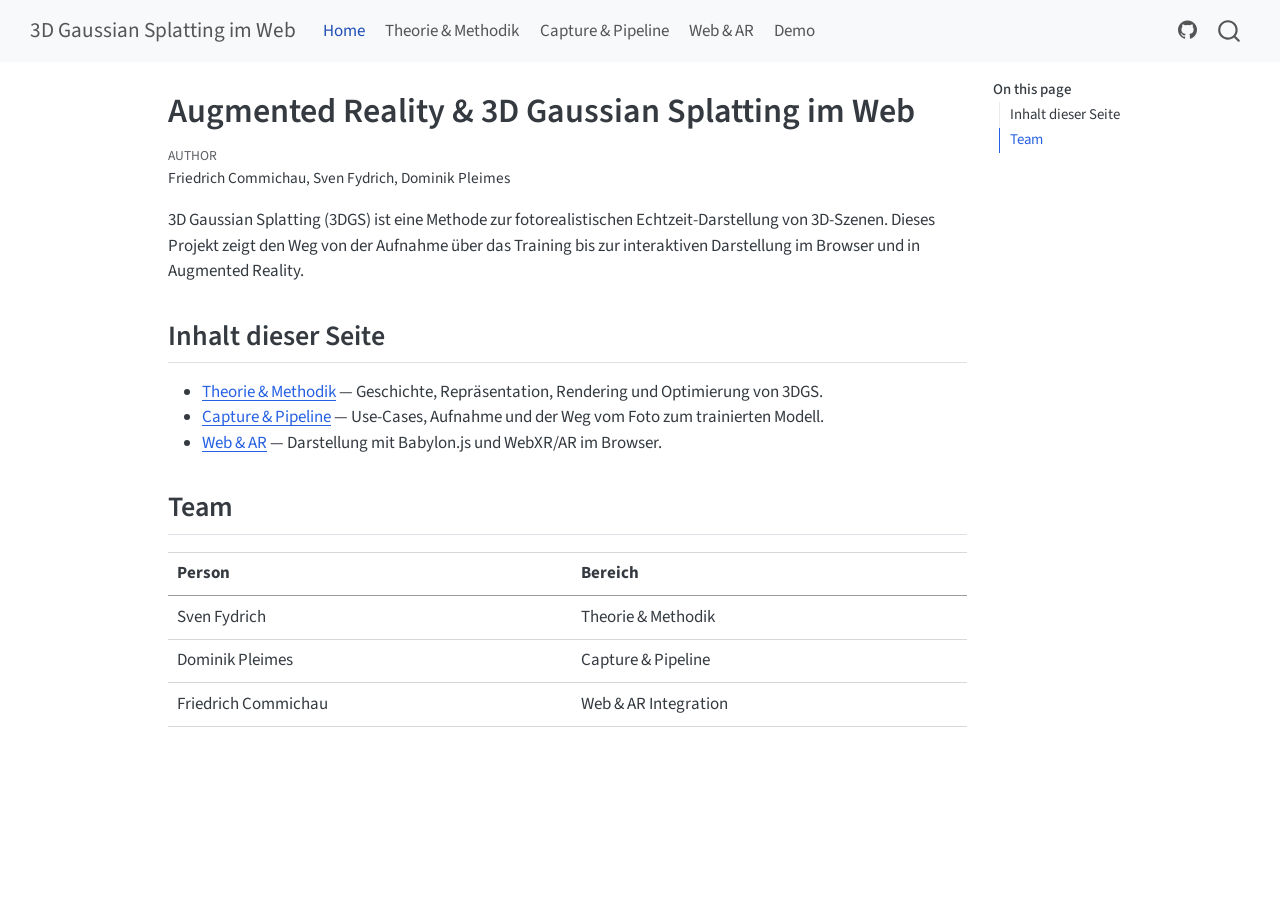
<file: index.html>
<!DOCTYPE html>
<html xmlns="http://www.w3.org/1999/xhtml" lang="en" xml:lang="en"><head>

<meta charset="utf-8">
<meta name="generator" content="quarto-1.9.38">

<meta name="viewport" content="width=device-width, initial-scale=1.0, user-scalable=yes">

<meta name="author" content="Friedrich Commichau, Sven Fydrich, Dominik Pleimes">

<title>Augmented Reality &amp; 3D Gaussian Splatting im Web – 3D Gaussian Splatting im Web</title>
<style>
/* Default styles provided by pandoc.
** See https://pandoc.org/MANUAL.html#variables-for-html for config info.
*/
code{white-space: pre-wrap;}
span.smallcaps{font-variant: small-caps;}
div.columns{display: flex; gap: min(4vw, 1.5em);}
div.column{flex: auto; overflow-x: auto;}
div.hanging-indent{margin-left: 1.5em; text-indent: -1.5em;}
ul.task-list{list-style: none;}
ul.task-list li input[type="checkbox"] {
  width: 0.8em;
  margin: 0 0.8em 0.2em -1em; /* quarto-specific, see https://github.com/quarto-dev/quarto-cli/issues/4556 */ 
  vertical-align: middle;
}
</style>


<script src="site_libs/quarto-nav/quarto-nav.js"></script>
<script src="site_libs/quarto-nav/headroom.min.js"></script>
<script src="site_libs/clipboard/clipboard.min.js"></script>
<script src="site_libs/quarto-search/autocomplete.umd.js"></script>
<script src="site_libs/quarto-search/fuse.min.js"></script>
<script src="site_libs/quarto-search/quarto-search.js"></script>
<meta name="quarto:offset" content="./">
<script src="site_libs/quarto-html/quarto.js" type="module"></script>
<script src="site_libs/quarto-html/tabsets/tabsets.js" type="module"></script>
<script src="site_libs/quarto-html/popper.min.js"></script>
<script src="site_libs/quarto-html/tippy.umd.min.js"></script>
<script src="site_libs/quarto-html/anchor.min.js"></script>
<link href="site_libs/quarto-html/tippy.css" rel="stylesheet">
<link href="site_libs/quarto-html/quarto-syntax-highlighting-15634bcf2e68342d4ad2dfa704d543f6.css" rel="stylesheet" id="quarto-text-highlighting-styles">
<script src="site_libs/bootstrap/bootstrap.min.js"></script>
<link href="site_libs/bootstrap/bootstrap-icons.css" rel="stylesheet">
<link href="site_libs/bootstrap/bootstrap-bba5ebae505b5c03f3f0d8040a416a6b.min.css" rel="stylesheet" append-hash="true" id="quarto-bootstrap" data-mode="light">
<script id="quarto-search-options" type="application/json">{
  "location": "navbar",
  "copy-button": false,
  "collapse-after": 3,
  "panel-placement": "end",
  "type": "overlay",
  "limit": 50,
  "keyboard-shortcut": [
    "?"
  ],
  "language": {
    "search-no-results-text": "No results",
    "search-matching-documents-text": "matching documents",
    "search-copy-link-title": "Copy link to search",
    "search-hide-matches-text": "Hide additional matches",
    "search-more-match-text": "more match in this document",
    "search-more-matches-text": "more matches in this document",
    "search-clear-button-title": "Clear",
    "search-text-placeholder": "",
    "search-detached-cancel-button-title": "Cancel",
    "search-submit-button-title": "Submit",
    "search-label": "Search"
  }
}</script>


<link rel="stylesheet" href="styles.css">
</head>

<body class="nav-fixed quarto-light">

<div id="quarto-search-results"></div>
  <header id="quarto-header" class="headroom fixed-top">
    <nav class="navbar navbar-expand-lg " data-bs-theme="dark">
      <div class="navbar-container container-fluid">
      <div class="navbar-brand-container mx-auto">
    <a class="navbar-brand" href="./index.html">
    <span class="navbar-title">3D Gaussian Splatting im Web</span>
    </a>
  </div>
            <div id="quarto-search" class="" title="Search"></div>
          <button class="navbar-toggler" type="button" data-bs-toggle="collapse" data-bs-target="#navbarCollapse" aria-controls="navbarCollapse" role="menu" aria-expanded="false" aria-label="Toggle navigation" onclick="if (window.quartoToggleHeadroom) { window.quartoToggleHeadroom(); }">
  <span class="navbar-toggler-icon"></span>
</button>
          <div class="collapse navbar-collapse" id="navbarCollapse">
            <ul class="navbar-nav navbar-nav-scroll me-auto">
  <li class="nav-item">
    <a class="nav-link active" href="./index.html" aria-current="page"> 
<span class="menu-text">Home</span></a>
  </li>  
  <li class="nav-item">
    <a class="nav-link" href="./theorie/index.html"> 
<span class="menu-text">Theorie &amp; Methodik</span></a>
  </li>  
  <li class="nav-item">
    <a class="nav-link" href="./pipeline/index.html"> 
<span class="menu-text">Capture &amp; Pipeline</span></a>
  </li>  
  <li class="nav-item">
    <a class="nav-link" href="./web-ar/index.html"> 
<span class="menu-text">Web &amp; AR</span></a>
  </li>  
  <li class="nav-item">
    <a class="nav-link" href="./demo/index.html"> 
<span class="menu-text">Demo</span></a>
  </li>  
</ul>
            <ul class="navbar-nav navbar-nav-scroll ms-auto">
  <li class="nav-item compact">
    <a class="nav-link" href="https://github.com/VC8-AR-Gaussian-Splatting-in-web/website"> <i class="bi bi-github" role="img">
</i> 
<span class="menu-text"></span></a>
  </li>  
</ul>
          </div> <!-- /navcollapse -->
            <div class="quarto-navbar-tools">
</div>
      </div> <!-- /container-fluid -->
    </nav>
</header>
<!-- content -->
<div id="quarto-content" class="quarto-container page-columns page-rows-contents page-layout-article page-navbar">
<!-- sidebar -->
<!-- margin-sidebar -->
    <div id="quarto-margin-sidebar" class="sidebar margin-sidebar">
        <nav id="TOC" role="doc-toc" class="toc-active">
    <h2 id="toc-title">On this page</h2>
   
  <ul>
  <li><a href="#inhalt-dieser-seite" id="toc-inhalt-dieser-seite" class="nav-link active" data-scroll-target="#inhalt-dieser-seite">Inhalt dieser Seite</a></li>
  <li><a href="#team" id="toc-team" class="nav-link" data-scroll-target="#team">Team</a></li>
  </ul>
</nav>
    </div>
<!-- main -->
<main class="content" id="quarto-document-content">

<header id="title-block-header" class="quarto-title-block default">
<div class="quarto-title">
<h1 class="title">Augmented Reality &amp; 3D Gaussian Splatting im Web</h1>
</div>



<div class="quarto-title-meta">

    <div>
    <div class="quarto-title-meta-heading">Author</div>
    <div class="quarto-title-meta-contents">
             <p>Friedrich Commichau, Sven Fydrich, Dominik Pleimes </p>
          </div>
  </div>
    
  
    
  </div>
  


</header>


<!-- OWNER: Person C (Scaffold) -->
<p>3D Gaussian Splatting (3DGS) ist eine Methode zur fotorealistischen Echtzeit-Darstellung von 3D-Szenen. Dieses Projekt zeigt den Weg von der Aufnahme über das Training bis zur interaktiven Darstellung im Browser und in Augmented Reality.</p>
<section id="inhalt-dieser-seite" class="level2">
<h2 class="anchored" data-anchor-id="inhalt-dieser-seite">Inhalt dieser Seite</h2>
<ul>
<li><strong><a href="./theorie/index.html">Theorie &amp; Methodik</a></strong> — Geschichte, Repräsentation, Rendering und Optimierung von 3DGS.</li>
<li><strong><a href="./pipeline/index.html">Capture &amp; Pipeline</a></strong> — Use-Cases, Aufnahme und der Weg vom Foto zum trainierten Modell.</li>
<li><strong><a href="./web-ar/index.html">Web &amp; AR</a></strong> — Darstellung mit Babylon.js und WebXR/AR im Browser.</li>
</ul>
</section>
<section id="team" class="level2">
<h2 class="anchored" data-anchor-id="team">Team</h2>
<table class="caption-top table">
<thead>
<tr class="header">
<th>Person</th>
<th>Bereich</th>
</tr>
</thead>
<tbody>
<tr class="odd">
<td>Sven Fydrich</td>
<td>Theorie &amp; Methodik</td>
</tr>
<tr class="even">
<td>Dominik Pleimes</td>
<td>Capture &amp; Pipeline</td>
</tr>
<tr class="odd">
<td>Friedrich Commichau</td>
<td>Web &amp; AR Integration</td>
</tr>
</tbody>
</table>


</section>

</main> <!-- /main -->
<script id="quarto-html-after-body" type="application/javascript">
  window.document.addEventListener("DOMContentLoaded", function (event) {
    const icon = "";
    const anchorJS = new window.AnchorJS();
    anchorJS.options = {
      placement: 'right',
      icon: icon
    };
    anchorJS.add('.anchored');
    const isCodeAnnotation = (el) => {
      for (const clz of el.classList) {
        if (clz.startsWith('code-annotation-')) {                     
          return true;
        }
      }
      return false;
    }
    const onCopySuccess = function(e) {
      // button target
      const button = e.trigger;
      // don't keep focus
      button.blur();
      // flash "checked"
      button.classList.add('code-copy-button-checked');
      var currentTitle = button.getAttribute("title");
      button.setAttribute("title", "Copied!");
      let tooltip;
      if (window.bootstrap) {
        button.setAttribute("data-bs-toggle", "tooltip");
        button.setAttribute("data-bs-placement", "left");
        button.setAttribute("data-bs-title", "Copied!");
        tooltip = new bootstrap.Tooltip(button, 
          { trigger: "manual", 
            customClass: "code-copy-button-tooltip",
            offset: [0, -8]});
        tooltip.show();    
      }
      setTimeout(function() {
        if (tooltip) {
          tooltip.hide();
          button.removeAttribute("data-bs-title");
          button.removeAttribute("data-bs-toggle");
          button.removeAttribute("data-bs-placement");
        }
        button.setAttribute("title", currentTitle);
        button.classList.remove('code-copy-button-checked');
      }, 1000);
      // clear code selection
      e.clearSelection();
    }
    const getTextToCopy = function(trigger) {
      const outerScaffold = trigger.parentElement.cloneNode(true);
      const codeEl = outerScaffold.querySelector('code');
      for (const childEl of codeEl.children) {
        if (isCodeAnnotation(childEl)) {
          childEl.remove();
        }
      }
      return codeEl.innerText;
    }
    const clipboard = new window.ClipboardJS('.code-copy-button:not([data-in-quarto-modal])', {
      text: getTextToCopy
    });
    clipboard.on('success', onCopySuccess);
    if (window.document.getElementById('quarto-embedded-source-code-modal')) {
      const clipboardModal = new window.ClipboardJS('.code-copy-button[data-in-quarto-modal]', {
        text: getTextToCopy,
        container: window.document.getElementById('quarto-embedded-source-code-modal')
      });
      clipboardModal.on('success', onCopySuccess);
    }
      var localhostRegex = new RegExp(/^(?:http|https):\/\/localhost\:?[0-9]*\//);
      var mailtoRegex = new RegExp(/^mailto:/);
        var filterRegex = new RegExp("https:\/\/VC8-AR-Gaussian-Splatting-in-web\.github\.io\/website\/");
      var isInternal = (href) => {
          return filterRegex.test(href) || localhostRegex.test(href) || mailtoRegex.test(href);
      }
      // Inspect non-navigation links and adorn them if external
     var links = window.document.querySelectorAll('a[href]:not(.nav-link):not(.navbar-brand):not(.toc-action):not(.sidebar-link):not(.sidebar-item-toggle):not(.pagination-link):not(.no-external):not([aria-hidden]):not(.dropdown-item):not(.quarto-navigation-tool):not(.about-link)');
      for (var i=0; i<links.length; i++) {
        const link = links[i];
        if (!isInternal(link.href)) {
          // undo the damage that might have been done by quarto-nav.js in the case of
          // links that we want to consider external
          if (link.dataset.originalHref !== undefined) {
            link.href = link.dataset.originalHref;
          }
        }
      }
    function tippyHover(el, contentFn, onTriggerFn, onUntriggerFn) {
      const config = {
        allowHTML: true,
        maxWidth: 500,
        delay: 100,
        arrow: false,
        appendTo: function(el) {
            return el.parentElement;
        },
        interactive: true,
        interactiveBorder: 10,
        theme: 'quarto',
        placement: 'bottom-start',
      };
      if (contentFn) {
        config.content = contentFn;
      }
      if (onTriggerFn) {
        config.onTrigger = onTriggerFn;
      }
      if (onUntriggerFn) {
        config.onUntrigger = onUntriggerFn;
      }
      window.tippy(el, config); 
    }
    const noterefs = window.document.querySelectorAll('a[role="doc-noteref"]');
    for (var i=0; i<noterefs.length; i++) {
      const ref = noterefs[i];
      tippyHover(ref, function() {
        // use id or data attribute instead here
        let href = ref.getAttribute('data-footnote-href') || ref.getAttribute('href');
        try { href = new URL(href).hash; } catch {}
        const id = href.replace(/^#\/?/, "");
        const note = window.document.getElementById(id);
        if (note) {
          return note.innerHTML;
        } else {
          return "";
        }
      });
    }
    const xrefs = window.document.querySelectorAll('a.quarto-xref');
    const processXRef = (id, note) => {
      // Strip column container classes
      const stripColumnClz = (el) => {
        el.classList.remove("page-full", "page-columns");
        if (el.children) {
          for (const child of el.children) {
            stripColumnClz(child);
          }
        }
      }
      stripColumnClz(note)
      if (id === null || id.startsWith('sec-')) {
        // Special case sections, only their first couple elements
        const container = document.createElement("div");
        if (note.children && note.children.length > 2) {
          container.appendChild(note.children[0].cloneNode(true));
          for (let i = 1; i < note.children.length; i++) {
            const child = note.children[i];
            if (child.tagName === "P" && child.innerText === "") {
              continue;
            } else {
              container.appendChild(child.cloneNode(true));
              break;
            }
          }
          if (window.Quarto?.typesetMath) {
            window.Quarto.typesetMath(container);
          }
          return container.innerHTML
        } else {
          if (window.Quarto?.typesetMath) {
            window.Quarto.typesetMath(note);
          }
          return note.innerHTML;
        }
      } else {
        // Remove any anchor links if they are present
        const anchorLink = note.querySelector('a.anchorjs-link');
        if (anchorLink) {
          anchorLink.remove();
        }
        if (window.Quarto?.typesetMath) {
          window.Quarto.typesetMath(note);
        }
        if (note.classList.contains("callout")) {
          return note.outerHTML;
        } else {
          return note.innerHTML;
        }
      }
    }
    for (var i=0; i<xrefs.length; i++) {
      const xref = xrefs[i];
      tippyHover(xref, undefined, function(instance) {
        instance.disable();
        let url = xref.getAttribute('href');
        let hash = undefined; 
        if (url.startsWith('#')) {
          hash = url;
        } else {
          try { hash = new URL(url).hash; } catch {}
        }
        if (hash) {
          const id = hash.replace(/^#\/?/, "");
          const note = window.document.getElementById(id);
          if (note !== null) {
            try {
              const html = processXRef(id, note.cloneNode(true));
              instance.setContent(html);
            } finally {
              instance.enable();
              instance.show();
            }
          } else {
            // See if we can fetch this
            fetch(url.split('#')[0])
            .then(res => res.text())
            .then(html => {
              const parser = new DOMParser();
              const htmlDoc = parser.parseFromString(html, "text/html");
              const note = htmlDoc.getElementById(id);
              if (note !== null) {
                const html = processXRef(id, note);
                instance.setContent(html);
              } 
            }).finally(() => {
              instance.enable();
              instance.show();
            });
          }
        } else {
          // See if we can fetch a full url (with no hash to target)
          // This is a special case and we should probably do some content thinning / targeting
          fetch(url)
          .then(res => res.text())
          .then(html => {
            const parser = new DOMParser();
            const htmlDoc = parser.parseFromString(html, "text/html");
            const note = htmlDoc.querySelector('main.content');
            if (note !== null) {
              // This should only happen for chapter cross references
              // (since there is no id in the URL)
              // remove the first header
              if (note.children.length > 0 && note.children[0].tagName === "HEADER") {
                note.children[0].remove();
              }
              const html = processXRef(null, note);
              instance.setContent(html);
            } 
          }).finally(() => {
            instance.enable();
            instance.show();
          });
        }
      }, function(instance) {
      });
    }
        let selectedAnnoteEl;
        const selectorForAnnotation = ( cell, annotation) => {
          let cellAttr = 'data-code-cell="' + cell + '"';
          let lineAttr = 'data-code-annotation="' +  annotation + '"';
          const selector = 'span[' + cellAttr + '][' + lineAttr + ']';
          return selector;
        }
        const selectCodeLines = (annoteEl) => {
          const doc = window.document;
          const targetCell = annoteEl.getAttribute("data-target-cell");
          const targetAnnotation = annoteEl.getAttribute("data-target-annotation");
          const annoteSpan = window.document.querySelector(selectorForAnnotation(targetCell, targetAnnotation));
          const lines = annoteSpan.getAttribute("data-code-lines").split(",");
          const lineIds = lines.map((line) => {
            return targetCell + "-" + line;
          })
          let top = null;
          let height = null;
          let parent = null;
          if (lineIds.length > 0) {
              //compute the position of the single el (top and bottom and make a div)
              const el = window.document.getElementById(lineIds[0]);
              top = el.offsetTop;
              height = el.offsetHeight;
              parent = el.parentElement.parentElement;
            if (lineIds.length > 1) {
              const lastEl = window.document.getElementById(lineIds[lineIds.length - 1]);
              const bottom = lastEl.offsetTop + lastEl.offsetHeight;
              height = bottom - top;
            }
            if (top !== null && height !== null && parent !== null) {
              // cook up a div (if necessary) and position it 
              let div = window.document.getElementById("code-annotation-line-highlight");
              if (div === null) {
                div = window.document.createElement("div");
                div.setAttribute("id", "code-annotation-line-highlight");
                div.style.position = 'absolute';
                parent.appendChild(div);
              }
              div.style.top = top - 2 + "px";
              div.style.height = height + 4 + "px";
              div.style.left = 0;
              let gutterDiv = window.document.getElementById("code-annotation-line-highlight-gutter");
              if (gutterDiv === null) {
                gutterDiv = window.document.createElement("div");
                gutterDiv.setAttribute("id", "code-annotation-line-highlight-gutter");
                gutterDiv.style.position = 'absolute';
                const codeCell = window.document.getElementById(targetCell);
                const gutter = codeCell.querySelector('.code-annotation-gutter');
                gutter.appendChild(gutterDiv);
              }
              gutterDiv.style.top = top - 2 + "px";
              gutterDiv.style.height = height + 4 + "px";
            }
            selectedAnnoteEl = annoteEl;
          }
        };
        const unselectCodeLines = () => {
          const elementsIds = ["code-annotation-line-highlight", "code-annotation-line-highlight-gutter"];
          elementsIds.forEach((elId) => {
            const div = window.document.getElementById(elId);
            if (div) {
              div.remove();
            }
          });
          selectedAnnoteEl = undefined;
        };
          // Handle positioning of the toggle
      window.addEventListener(
        "resize",
        throttle(() => {
          elRect = undefined;
          if (selectedAnnoteEl) {
            selectCodeLines(selectedAnnoteEl);
          }
        }, 10)
      );
      function throttle(fn, ms) {
      let throttle = false;
      let timer;
        return (...args) => {
          if(!throttle) { // first call gets through
              fn.apply(this, args);
              throttle = true;
          } else { // all the others get throttled
              if(timer) clearTimeout(timer); // cancel #2
              timer = setTimeout(() => {
                fn.apply(this, args);
                timer = throttle = false;
              }, ms);
          }
        };
      }
        // Attach click handler to the DT
        const annoteDls = window.document.querySelectorAll('dt[data-target-cell]');
        for (const annoteDlNode of annoteDls) {
          annoteDlNode.addEventListener('click', (event) => {
            const clickedEl = event.target;
            if (clickedEl !== selectedAnnoteEl) {
              unselectCodeLines();
              const activeEl = window.document.querySelector('dt[data-target-cell].code-annotation-active');
              if (activeEl) {
                activeEl.classList.remove('code-annotation-active');
              }
              selectCodeLines(clickedEl);
              clickedEl.classList.add('code-annotation-active');
            } else {
              // Unselect the line
              unselectCodeLines();
              clickedEl.classList.remove('code-annotation-active');
            }
          });
        }
    const findCites = (el) => {
      const parentEl = el.parentElement;
      if (parentEl) {
        const cites = parentEl.dataset.cites;
        if (cites) {
          return {
            el,
            cites: cites.split(' ')
          };
        } else {
          return findCites(el.parentElement)
        }
      } else {
        return undefined;
      }
    };
    var bibliorefs = window.document.querySelectorAll('a[role="doc-biblioref"]');
    for (var i=0; i<bibliorefs.length; i++) {
      const ref = bibliorefs[i];
      const citeInfo = findCites(ref);
      if (citeInfo) {
        tippyHover(citeInfo.el, function() {
          var popup = window.document.createElement('div');
          citeInfo.cites.forEach(function(cite) {
            var citeDiv = window.document.createElement('div');
            citeDiv.classList.add('hanging-indent');
            citeDiv.classList.add('csl-entry');
            var biblioDiv = window.document.getElementById('ref-' + cite);
            if (biblioDiv) {
              citeDiv.innerHTML = biblioDiv.innerHTML;
            }
            popup.appendChild(citeDiv);
          });
          return popup.innerHTML;
        });
      }
    }
  });
  </script>
</div> <!-- /content -->




</body></html>
</file>
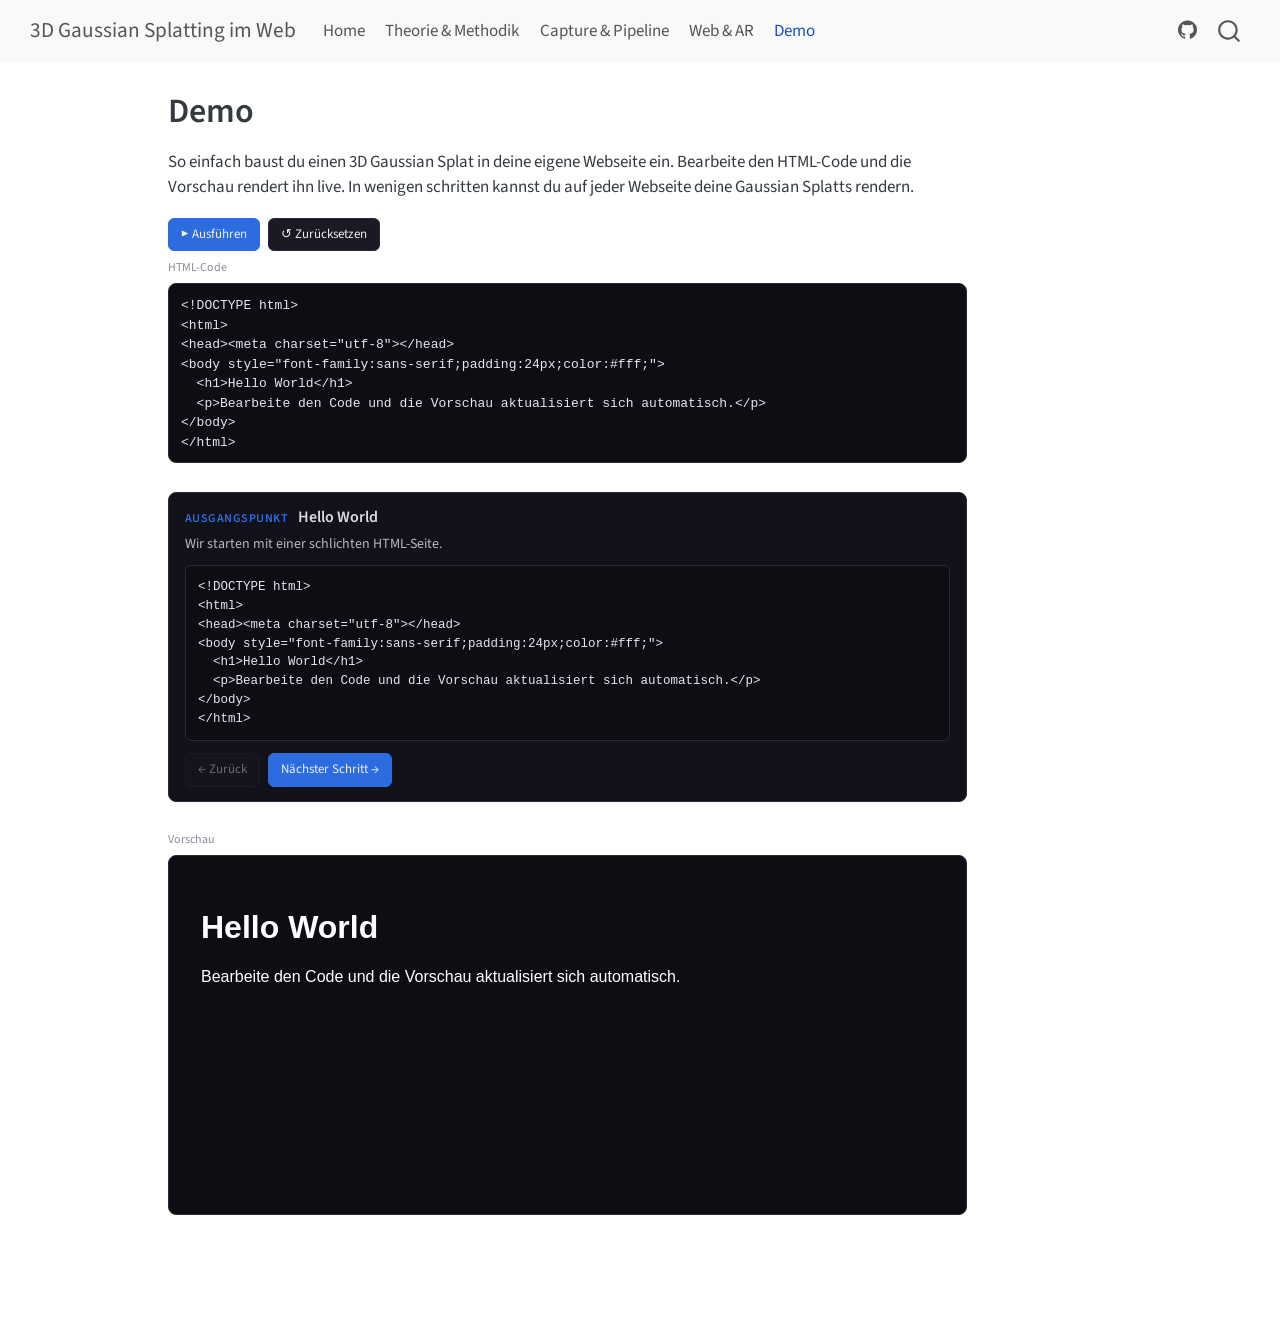
<file: demo/index.html>
<!DOCTYPE html>
<html xmlns="http://www.w3.org/1999/xhtml" lang="en" xml:lang="en"><head>

<meta charset="utf-8">
<meta name="generator" content="quarto-1.9.38">

<meta name="viewport" content="width=device-width, initial-scale=1.0, user-scalable=yes">


<title>Demo – 3D Gaussian Splatting im Web</title>
<style>
/* Default styles provided by pandoc.
** See https://pandoc.org/MANUAL.html#variables-for-html for config info.
*/
code{white-space: pre-wrap;}
span.smallcaps{font-variant: small-caps;}
div.columns{display: flex; gap: min(4vw, 1.5em);}
div.column{flex: auto; overflow-x: auto;}
div.hanging-indent{margin-left: 1.5em; text-indent: -1.5em;}
ul.task-list{list-style: none;}
ul.task-list li input[type="checkbox"] {
  width: 0.8em;
  margin: 0 0.8em 0.2em -1em; /* quarto-specific, see https://github.com/quarto-dev/quarto-cli/issues/4556 */ 
  vertical-align: middle;
}
</style>


<script src="../site_libs/quarto-nav/quarto-nav.js"></script>
<script src="../site_libs/quarto-nav/headroom.min.js"></script>
<script src="../site_libs/clipboard/clipboard.min.js"></script>
<script src="../site_libs/quarto-search/autocomplete.umd.js"></script>
<script src="../site_libs/quarto-search/fuse.min.js"></script>
<script src="../site_libs/quarto-search/quarto-search.js"></script>
<meta name="quarto:offset" content="../">
<script src="../site_libs/quarto-html/quarto.js" type="module"></script>
<script src="../site_libs/quarto-html/tabsets/tabsets.js" type="module"></script>
<script src="../site_libs/quarto-html/popper.min.js"></script>
<script src="../site_libs/quarto-html/tippy.umd.min.js"></script>
<script src="../site_libs/quarto-html/anchor.min.js"></script>
<link href="../site_libs/quarto-html/tippy.css" rel="stylesheet">
<link href="../site_libs/quarto-html/quarto-syntax-highlighting-15634bcf2e68342d4ad2dfa704d543f6.css" rel="stylesheet" id="quarto-text-highlighting-styles">
<script src="../site_libs/bootstrap/bootstrap.min.js"></script>
<link href="../site_libs/bootstrap/bootstrap-icons.css" rel="stylesheet">
<link href="../site_libs/bootstrap/bootstrap-bba5ebae505b5c03f3f0d8040a416a6b.min.css" rel="stylesheet" append-hash="true" id="quarto-bootstrap" data-mode="light">
<script id="quarto-search-options" type="application/json">{
  "location": "navbar",
  "copy-button": false,
  "collapse-after": 3,
  "panel-placement": "end",
  "type": "overlay",
  "limit": 50,
  "keyboard-shortcut": [
    "?"
  ],
  "language": {
    "search-no-results-text": "No results",
    "search-matching-documents-text": "matching documents",
    "search-copy-link-title": "Copy link to search",
    "search-hide-matches-text": "Hide additional matches",
    "search-more-match-text": "more match in this document",
    "search-more-matches-text": "more matches in this document",
    "search-clear-button-title": "Clear",
    "search-text-placeholder": "",
    "search-detached-cancel-button-title": "Cancel",
    "search-submit-button-title": "Submit",
    "search-label": "Search"
  }
}</script>


<link rel="stylesheet" href="../styles.css">
</head>

<body class="nav-fixed quarto-light">

<div id="quarto-search-results"></div>
  <header id="quarto-header" class="headroom fixed-top">
    <nav class="navbar navbar-expand-lg " data-bs-theme="dark">
      <div class="navbar-container container-fluid">
      <div class="navbar-brand-container mx-auto">
    <a class="navbar-brand" href="../index.html">
    <span class="navbar-title">3D Gaussian Splatting im Web</span>
    </a>
  </div>
            <div id="quarto-search" class="" title="Search"></div>
          <button class="navbar-toggler" type="button" data-bs-toggle="collapse" data-bs-target="#navbarCollapse" aria-controls="navbarCollapse" role="menu" aria-expanded="false" aria-label="Toggle navigation" onclick="if (window.quartoToggleHeadroom) { window.quartoToggleHeadroom(); }">
  <span class="navbar-toggler-icon"></span>
</button>
          <div class="collapse navbar-collapse" id="navbarCollapse">
            <ul class="navbar-nav navbar-nav-scroll me-auto">
  <li class="nav-item">
    <a class="nav-link" href="../index.html"> 
<span class="menu-text">Home</span></a>
  </li>  
  <li class="nav-item">
    <a class="nav-link" href="../theorie/index.html"> 
<span class="menu-text">Theorie &amp; Methodik</span></a>
  </li>  
  <li class="nav-item">
    <a class="nav-link" href="../pipeline/index.html"> 
<span class="menu-text">Capture &amp; Pipeline</span></a>
  </li>  
  <li class="nav-item">
    <a class="nav-link" href="../web-ar/index.html"> 
<span class="menu-text">Web &amp; AR</span></a>
  </li>  
  <li class="nav-item">
    <a class="nav-link active" href="../demo/index.html" aria-current="page"> 
<span class="menu-text">Demo</span></a>
  </li>  
</ul>
            <ul class="navbar-nav navbar-nav-scroll ms-auto">
  <li class="nav-item compact">
    <a class="nav-link" href="https://github.com/VC8-AR-Gaussian-Splatting-in-web/website"> <i class="bi bi-github" role="img">
</i> 
<span class="menu-text"></span></a>
  </li>  
</ul>
          </div> <!-- /navcollapse -->
            <div class="quarto-navbar-tools">
</div>
      </div> <!-- /container-fluid -->
    </nav>
</header>
<!-- content -->
<div id="quarto-content" class="quarto-container page-columns page-rows-contents page-layout-article page-navbar">
<!-- sidebar -->
<!-- margin-sidebar -->
    <div id="quarto-margin-sidebar" class="sidebar margin-sidebar zindex-bottom">
        
    </div>
<!-- main -->
<main class="content" id="quarto-document-content">

<header id="title-block-header" class="quarto-title-block default">
<div class="quarto-title">
<h1 class="title">Demo</h1>
</div>



<div class="quarto-title-meta">

    
  
    
  </div>
  


</header>


<!-- OWNER: Friedrich Commichau -->
<p>So einfach baust du einen 3D Gaussian Splat in deine eigene Webseite ein. Bearbeite den HTML-Code und die Vorschau rendert ihn live. In wenigen schritten kannst du auf jeder Webseite deine Gaussian Splatts rendern.</p>
<style>
  .demo-editor { display:flex; flex-direction:column; gap:12px; margin:1rem 0; }
  .demo-pane { display:flex; flex-direction:column; }
  .demo-toolbar { display:flex; flex-wrap:wrap; gap:8px; margin-bottom:8px; }
  .demo-btn {
    padding:6px 12px; border-radius:6px; border:1px solid #2a2a35;
    background:#1a1a24; color:#eee; font-size:13px; cursor:pointer;
  }
  .demo-btn:hover { background:#26263340; border-color:#444; }
  .demo-btn-primary { background:#2d6cdf; border-color:#2d6cdf; }
  .demo-btn-primary:hover { background:#3a78ea; }
  .demo-label { color:#8a8a9a; font-size:12px; margin-bottom:6px; }
  .demo-stepper {
    margin:1rem 0; padding:14px 16px; border:1px solid #2a2a35;
    border-radius:8px; background:#11111a;
  }
  .demo-step-head { display:flex; align-items:baseline; gap:10px; margin-bottom:6px; }
  .demo-step-num {
    font-size:12px; font-weight:600; color:#2d6cdf; letter-spacing:.04em;
    text-transform:uppercase;
  }
  .demo-step-title { font-size:16px; font-weight:600; color:#f0f0f6; margin:0; }
  .demo-step-desc { color:#b8b8c6; font-size:14px; margin:0 0 10px; }
  .demo-step-code {
    margin:0 0 12px; padding:12px; overflow:auto; max-height:240px;
    font-family:ui-monospace,SFMono-Regular,Menlo,Consolas,monospace; font-size:12.5px;
    line-height:1.5; tab-size:2; color:#e6e6f0; background:#0d0d14;
    border:1px solid #2a2a35; border-radius:6px; white-space:pre;
  }
  .demo-step-nav { display:flex; gap:8px; align-items:center; }
  .demo-btn:disabled { opacity:.4; cursor:not-allowed; }
  #demo-code {
    width:100%; min-height:120px; resize:none; overflow:hidden;
    font-family:ui-monospace,SFMono-Regular,Menlo,Consolas,monospace; font-size:13px;
    line-height:1.5; tab-size:2; padding:12px; box-sizing:border-box;
    color:#e6e6f0; background:#0d0d14; border:1px solid #2a2a35; border-radius:8px;
    outline:none;
  }
  #demo-preview {
    width:100%; flex:1; min-height:360px;
    background:#0d0d14; border:1px solid #2a2a35; border-radius:8px;
  }
</style>

<div class="demo-editor">
  <div class="demo-pane">
    <div class="demo-toolbar">
      <button class="demo-btn demo-btn-primary" id="demo-run">▶ Ausführen</button>
      <button class="demo-btn" id="demo-reset">↺ Zurücksetzen</button>
    </div>
    <div class="demo-label">HTML-Code</div>
    <textarea id="demo-code" spellcheck="false"></textarea>
  </div>


  <div class="demo-stepper">
    <div class="demo-step-head">
      <span class="demo-step-num" id="demo-step-num">Ausgangspunkt</span>
      <h3 class="demo-step-title anchored" id="demo-step-title">Hello World</h3>
    </div>
    <p class="demo-step-desc" id="demo-step-desc">Wir starten mit einer schlichten HTML-Seite.</p>
    <pre class="demo-step-code" id="demo-step-code"></pre>
    <div class="demo-step-nav">
      <button class="demo-btn" id="demo-prev">← Zurück</button>
      <button class="demo-btn demo-btn-primary" id="demo-next">Nächster Schritt →</button>
    </div>
  </div>
  <div class="demo-pane">
    <div class="demo-label">Vorschau</div>
    <iframe id="demo-preview" sandbox="allow-scripts" title="Live-Vorschau"></iframe>
  </div>
</div>


<script>
(function () {
  var HELLO_WORLD = [
    "<!DOCTYPE html>",
    "<html>",
    "<head><meta charset=\"utf-8\"></head>",
    "<body style=\"font-family:sans-serif;padding:24px;color:#fff;\">",
    "  <h1>Hello World</h1>",
    "  <p>Bearbeite den Code und die Vorschau aktualisiert sich automatisch.</p>",
    "</body>",
    "</html>"
  ].join("\n");

  // HTML-Gerüst, in das die kumulierten JS-Zeilen eingesetzt werden.
  // %JS% wird durch die JS-Zeilen der Schritte 1..N ersetzt.
  var SCAFFOLD = [
    "<!DOCTYPE html>",
    "<html>",
    "<head>",
    "  <meta charset=\"utf-8\">",
    "  <style>",
    "    html,body{margin:0;height:100%;overflow:hidden;background:#0d0d14;}",
    "    #c{width:100%;height:100%;display:block;touch-action:none;}",
    "  </style>",
    "</head>",
    "<body>",
    "  <canvas id=\"c\"></canvas>",
    "  <script src=\"https://cdn.babylonjs.com/babylon.js\"><\/script>",
    "  <script src=\"https://cdn.babylonjs.com/loaders/babylonjs.loaders.min.js\"><\/script>",
    "  <script>",
    "%JS%",
    "  <\/script>",
    "</body>",
    "</html>"
  ].join("\n");

  // Jeder Schritt: title, desc, delta (angezeigtes Snippet) und js (kumulierte Zeilen).
  var STEPS = [
    {
      title: "Babylon.js importieren",
      desc: "Ein <canvas> als Zeichenflaeche und die zwei Babylon-Bibliotheken von der CDN. Der Loader registriert die Splat-Formate.",
      delta: [
        "<canvas id=\"c\"></canvas>",
        "<script src=\"https://cdn.babylonjs.com/babylon.js\"><\/script>",
        "<script src=\"https://cdn.babylonjs.com/loaders/babylonjs.loaders.min.js\"><\/script>"
      ].join("\n"),
      js: []
    },
    {
      title: "Szene aufsetzen",
      desc: "Engine an den Canvas binden, eine Scene erstellen, Hintergrundfarbe setzen und die Render-Schleife starten.",
      delta: [
        "const canvas = document.getElementById('c');",
        "const engine = new BABYLON.Engine(canvas, true);",
        "const scene = new BABYLON.Scene(engine);",
        "scene.clearColor = new BABYLON.Color4(0.05, 0.05, 0.08, 1);",
        "",
        "engine.runRenderLoop(function () { scene.render(); });",
        "window.addEventListener('resize', function () { engine.resize(); });"
      ].join("\n"),
      js: [
        "    const canvas = document.getElementById('c');",
        "    const engine = new BABYLON.Engine(canvas, true);",
        "    const scene = new BABYLON.Scene(engine);",
        "    scene.clearColor = new BABYLON.Color4(0.05, 0.05, 0.08, 1);",
        "",
        "    engine.runRenderLoop(function () { scene.render(); });",
        "    window.addEventListener('resize', function () { engine.resize(); });"
      ]
    },
    {
      title: "Kamera platzieren",
      desc: "Eine ArcRotateCamera umkreist einen Zielpunkt. Erst mit einer Kamera wird die Szene sichtbar gerendert.",
      delta: [
        "const camera = new BABYLON.ArcRotateCamera(",
        "  'cam', -Math.PI / 2, Math.PI / 2.2, 6, BABYLON.Vector3.Zero(), scene",
        ");"
      ].join("\n"),
      js: [
        "",
        "    const camera = new BABYLON.ArcRotateCamera(",
        "      'cam', -Math.PI / 2, Math.PI / 2.2, 6, BABYLON.Vector3.Zero(), scene",
        "    );"
      ]
    },
    {
      title: "Steuerung hinzufügen",
      desc: "attachControl aktiviert Maus- und Touch-Steuerung; wheelPrecision bestimmt die Zoom-Geschwindigkeit.",
      delta: [
        "camera.attachControl(canvas, true);",
        "camera.wheelPrecision = 50;"
      ].join("\n"),
      js: [
        "    camera.attachControl(canvas, true);",
        "    camera.wheelPrecision = 50;"
      ]
    },
    {
      title: "Splat laden",
      desc: "ImportMeshAsync laedt den Gaussian Splat. Der passende Loader wird an der Dateiendung erkannt.",
      delta: [
        "BABYLON.SceneLoader.ImportMeshAsync(",
        "  null, '', 'https://assets.babylonjs.com/splats/gs_Skull.splat', scene",
        ");"
      ].join("\n"),
      js: [
        "",
        "    // Splat laden - der Loader wird an der Dateiendung erkannt",
        "    BABYLON.SceneLoader.ImportMeshAsync(",
        "      null, '', 'https://assets.babylonjs.com/splats/gs_Skull.splat', scene",
        "    );"
      ]
    }
  ];

  // Vollstaendiges Dokument bis einschliesslich Schritt N (1-basiert).
  function buildDoc(upto) {
    var lines = [];
    for (var i = 0; i < upto; i++) {
      lines = lines.concat(STEPS[i].js);
    }
    return SCAFFOLD.replace("%JS%", lines.join("\n"));
  }

  function init() {
    var code = document.getElementById("demo-code");
    var preview = document.getElementById("demo-preview");
    var numEl = document.getElementById("demo-step-num");
    var titleEl = document.getElementById("demo-step-title");
    var descEl = document.getElementById("demo-step-desc");
    var codeEl = document.getElementById("demo-step-code");
    var prevBtn = document.getElementById("demo-prev");
    var nextBtn = document.getElementById("demo-next");
    var timer = null;
    var idx = 0; // 0 = Hello World, 1..STEPS.length = nach Schritt N

    function render() { preview.srcdoc = code.value; }

    function autoResize() {
      code.style.height = "auto";
      code.style.height = code.scrollHeight + "px";
    }

    function syncPanel() {
      if (idx === 0) {
        numEl.textContent = "Ausgangspunkt";
        titleEl.textContent = "Hello World";
        descEl.textContent = "Wir starten mit einer schlichten HTML-Seite.";
        codeEl.textContent = HELLO_WORLD;
      } else {
        var step = STEPS[idx - 1];
        numEl.textContent = "Schritt " + idx + " / " + STEPS.length;
        titleEl.textContent = step.title;
        descEl.textContent = step.desc;
        codeEl.textContent = step.delta;
      }
      prevBtn.disabled = (idx === 0);
      nextBtn.disabled = (idx === STEPS.length);
    }

    function loadCurrent() {
      code.value = (idx === 0) ? HELLO_WORLD : buildDoc(idx);
      render();
      syncPanel();
      autoResize();
    }

    loadCurrent();

    code.addEventListener("input", function () {
      autoResize();
      if (timer) clearTimeout(timer);
      timer = setTimeout(render, 600);
    });

    document.getElementById("demo-run").addEventListener("click", render);
    document.getElementById("demo-reset").addEventListener("click", function () {
      idx = 0;
      loadCurrent();
    });
    prevBtn.addEventListener("click", function () {
      if (idx > 0) { idx--; loadCurrent(); }
    });
    nextBtn.addEventListener("click", function () {
      if (idx < STEPS.length) { idx++; loadCurrent(); }
    });
  }

  if (document.readyState === "loading") {
    document.addEventListener("DOMContentLoaded", init);
  } else {
    init();
  }
})();
</script>



</main> <!-- /main -->
<script id="quarto-html-after-body" type="application/javascript">
  window.document.addEventListener("DOMContentLoaded", function (event) {
    const icon = "";
    const anchorJS = new window.AnchorJS();
    anchorJS.options = {
      placement: 'right',
      icon: icon
    };
    anchorJS.add('.anchored');
    const isCodeAnnotation = (el) => {
      for (const clz of el.classList) {
        if (clz.startsWith('code-annotation-')) {                     
          return true;
        }
      }
      return false;
    }
    const onCopySuccess = function(e) {
      // button target
      const button = e.trigger;
      // don't keep focus
      button.blur();
      // flash "checked"
      button.classList.add('code-copy-button-checked');
      var currentTitle = button.getAttribute("title");
      button.setAttribute("title", "Copied!");
      let tooltip;
      if (window.bootstrap) {
        button.setAttribute("data-bs-toggle", "tooltip");
        button.setAttribute("data-bs-placement", "left");
        button.setAttribute("data-bs-title", "Copied!");
        tooltip = new bootstrap.Tooltip(button, 
          { trigger: "manual", 
            customClass: "code-copy-button-tooltip",
            offset: [0, -8]});
        tooltip.show();    
      }
      setTimeout(function() {
        if (tooltip) {
          tooltip.hide();
          button.removeAttribute("data-bs-title");
          button.removeAttribute("data-bs-toggle");
          button.removeAttribute("data-bs-placement");
        }
        button.setAttribute("title", currentTitle);
        button.classList.remove('code-copy-button-checked');
      }, 1000);
      // clear code selection
      e.clearSelection();
    }
    const getTextToCopy = function(trigger) {
      const outerScaffold = trigger.parentElement.cloneNode(true);
      const codeEl = outerScaffold.querySelector('code');
      for (const childEl of codeEl.children) {
        if (isCodeAnnotation(childEl)) {
          childEl.remove();
        }
      }
      return codeEl.innerText;
    }
    const clipboard = new window.ClipboardJS('.code-copy-button:not([data-in-quarto-modal])', {
      text: getTextToCopy
    });
    clipboard.on('success', onCopySuccess);
    if (window.document.getElementById('quarto-embedded-source-code-modal')) {
      const clipboardModal = new window.ClipboardJS('.code-copy-button[data-in-quarto-modal]', {
        text: getTextToCopy,
        container: window.document.getElementById('quarto-embedded-source-code-modal')
      });
      clipboardModal.on('success', onCopySuccess);
    }
      var localhostRegex = new RegExp(/^(?:http|https):\/\/localhost\:?[0-9]*\//);
      var mailtoRegex = new RegExp(/^mailto:/);
        var filterRegex = new RegExp("https:\/\/VC8-AR-Gaussian-Splatting-in-web\.github\.io\/website\/");
      var isInternal = (href) => {
          return filterRegex.test(href) || localhostRegex.test(href) || mailtoRegex.test(href);
      }
      // Inspect non-navigation links and adorn them if external
     var links = window.document.querySelectorAll('a[href]:not(.nav-link):not(.navbar-brand):not(.toc-action):not(.sidebar-link):not(.sidebar-item-toggle):not(.pagination-link):not(.no-external):not([aria-hidden]):not(.dropdown-item):not(.quarto-navigation-tool):not(.about-link)');
      for (var i=0; i<links.length; i++) {
        const link = links[i];
        if (!isInternal(link.href)) {
          // undo the damage that might have been done by quarto-nav.js in the case of
          // links that we want to consider external
          if (link.dataset.originalHref !== undefined) {
            link.href = link.dataset.originalHref;
          }
        }
      }
    function tippyHover(el, contentFn, onTriggerFn, onUntriggerFn) {
      const config = {
        allowHTML: true,
        maxWidth: 500,
        delay: 100,
        arrow: false,
        appendTo: function(el) {
            return el.parentElement;
        },
        interactive: true,
        interactiveBorder: 10,
        theme: 'quarto',
        placement: 'bottom-start',
      };
      if (contentFn) {
        config.content = contentFn;
      }
      if (onTriggerFn) {
        config.onTrigger = onTriggerFn;
      }
      if (onUntriggerFn) {
        config.onUntrigger = onUntriggerFn;
      }
      window.tippy(el, config); 
    }
    const noterefs = window.document.querySelectorAll('a[role="doc-noteref"]');
    for (var i=0; i<noterefs.length; i++) {
      const ref = noterefs[i];
      tippyHover(ref, function() {
        // use id or data attribute instead here
        let href = ref.getAttribute('data-footnote-href') || ref.getAttribute('href');
        try { href = new URL(href).hash; } catch {}
        const id = href.replace(/^#\/?/, "");
        const note = window.document.getElementById(id);
        if (note) {
          return note.innerHTML;
        } else {
          return "";
        }
      });
    }
    const xrefs = window.document.querySelectorAll('a.quarto-xref');
    const processXRef = (id, note) => {
      // Strip column container classes
      const stripColumnClz = (el) => {
        el.classList.remove("page-full", "page-columns");
        if (el.children) {
          for (const child of el.children) {
            stripColumnClz(child);
          }
        }
      }
      stripColumnClz(note)
      if (id === null || id.startsWith('sec-')) {
        // Special case sections, only their first couple elements
        const container = document.createElement("div");
        if (note.children && note.children.length > 2) {
          container.appendChild(note.children[0].cloneNode(true));
          for (let i = 1; i < note.children.length; i++) {
            const child = note.children[i];
            if (child.tagName === "P" && child.innerText === "") {
              continue;
            } else {
              container.appendChild(child.cloneNode(true));
              break;
            }
          }
          if (window.Quarto?.typesetMath) {
            window.Quarto.typesetMath(container);
          }
          return container.innerHTML
        } else {
          if (window.Quarto?.typesetMath) {
            window.Quarto.typesetMath(note);
          }
          return note.innerHTML;
        }
      } else {
        // Remove any anchor links if they are present
        const anchorLink = note.querySelector('a.anchorjs-link');
        if (anchorLink) {
          anchorLink.remove();
        }
        if (window.Quarto?.typesetMath) {
          window.Quarto.typesetMath(note);
        }
        if (note.classList.contains("callout")) {
          return note.outerHTML;
        } else {
          return note.innerHTML;
        }
      }
    }
    for (var i=0; i<xrefs.length; i++) {
      const xref = xrefs[i];
      tippyHover(xref, undefined, function(instance) {
        instance.disable();
        let url = xref.getAttribute('href');
        let hash = undefined; 
        if (url.startsWith('#')) {
          hash = url;
        } else {
          try { hash = new URL(url).hash; } catch {}
        }
        if (hash) {
          const id = hash.replace(/^#\/?/, "");
          const note = window.document.getElementById(id);
          if (note !== null) {
            try {
              const html = processXRef(id, note.cloneNode(true));
              instance.setContent(html);
            } finally {
              instance.enable();
              instance.show();
            }
          } else {
            // See if we can fetch this
            fetch(url.split('#')[0])
            .then(res => res.text())
            .then(html => {
              const parser = new DOMParser();
              const htmlDoc = parser.parseFromString(html, "text/html");
              const note = htmlDoc.getElementById(id);
              if (note !== null) {
                const html = processXRef(id, note);
                instance.setContent(html);
              } 
            }).finally(() => {
              instance.enable();
              instance.show();
            });
          }
        } else {
          // See if we can fetch a full url (with no hash to target)
          // This is a special case and we should probably do some content thinning / targeting
          fetch(url)
          .then(res => res.text())
          .then(html => {
            const parser = new DOMParser();
            const htmlDoc = parser.parseFromString(html, "text/html");
            const note = htmlDoc.querySelector('main.content');
            if (note !== null) {
              // This should only happen for chapter cross references
              // (since there is no id in the URL)
              // remove the first header
              if (note.children.length > 0 && note.children[0].tagName === "HEADER") {
                note.children[0].remove();
              }
              const html = processXRef(null, note);
              instance.setContent(html);
            } 
          }).finally(() => {
            instance.enable();
            instance.show();
          });
        }
      }, function(instance) {
      });
    }
        let selectedAnnoteEl;
        const selectorForAnnotation = ( cell, annotation) => {
          let cellAttr = 'data-code-cell="' + cell + '"';
          let lineAttr = 'data-code-annotation="' +  annotation + '"';
          const selector = 'span[' + cellAttr + '][' + lineAttr + ']';
          return selector;
        }
        const selectCodeLines = (annoteEl) => {
          const doc = window.document;
          const targetCell = annoteEl.getAttribute("data-target-cell");
          const targetAnnotation = annoteEl.getAttribute("data-target-annotation");
          const annoteSpan = window.document.querySelector(selectorForAnnotation(targetCell, targetAnnotation));
          const lines = annoteSpan.getAttribute("data-code-lines").split(",");
          const lineIds = lines.map((line) => {
            return targetCell + "-" + line;
          })
          let top = null;
          let height = null;
          let parent = null;
          if (lineIds.length > 0) {
              //compute the position of the single el (top and bottom and make a div)
              const el = window.document.getElementById(lineIds[0]);
              top = el.offsetTop;
              height = el.offsetHeight;
              parent = el.parentElement.parentElement;
            if (lineIds.length > 1) {
              const lastEl = window.document.getElementById(lineIds[lineIds.length - 1]);
              const bottom = lastEl.offsetTop + lastEl.offsetHeight;
              height = bottom - top;
            }
            if (top !== null && height !== null && parent !== null) {
              // cook up a div (if necessary) and position it 
              let div = window.document.getElementById("code-annotation-line-highlight");
              if (div === null) {
                div = window.document.createElement("div");
                div.setAttribute("id", "code-annotation-line-highlight");
                div.style.position = 'absolute';
                parent.appendChild(div);
              }
              div.style.top = top - 2 + "px";
              div.style.height = height + 4 + "px";
              div.style.left = 0;
              let gutterDiv = window.document.getElementById("code-annotation-line-highlight-gutter");
              if (gutterDiv === null) {
                gutterDiv = window.document.createElement("div");
                gutterDiv.setAttribute("id", "code-annotation-line-highlight-gutter");
                gutterDiv.style.position = 'absolute';
                const codeCell = window.document.getElementById(targetCell);
                const gutter = codeCell.querySelector('.code-annotation-gutter');
                gutter.appendChild(gutterDiv);
              }
              gutterDiv.style.top = top - 2 + "px";
              gutterDiv.style.height = height + 4 + "px";
            }
            selectedAnnoteEl = annoteEl;
          }
        };
        const unselectCodeLines = () => {
          const elementsIds = ["code-annotation-line-highlight", "code-annotation-line-highlight-gutter"];
          elementsIds.forEach((elId) => {
            const div = window.document.getElementById(elId);
            if (div) {
              div.remove();
            }
          });
          selectedAnnoteEl = undefined;
        };
          // Handle positioning of the toggle
      window.addEventListener(
        "resize",
        throttle(() => {
          elRect = undefined;
          if (selectedAnnoteEl) {
            selectCodeLines(selectedAnnoteEl);
          }
        }, 10)
      );
      function throttle(fn, ms) {
      let throttle = false;
      let timer;
        return (...args) => {
          if(!throttle) { // first call gets through
              fn.apply(this, args);
              throttle = true;
          } else { // all the others get throttled
              if(timer) clearTimeout(timer); // cancel #2
              timer = setTimeout(() => {
                fn.apply(this, args);
                timer = throttle = false;
              }, ms);
          }
        };
      }
        // Attach click handler to the DT
        const annoteDls = window.document.querySelectorAll('dt[data-target-cell]');
        for (const annoteDlNode of annoteDls) {
          annoteDlNode.addEventListener('click', (event) => {
            const clickedEl = event.target;
            if (clickedEl !== selectedAnnoteEl) {
              unselectCodeLines();
              const activeEl = window.document.querySelector('dt[data-target-cell].code-annotation-active');
              if (activeEl) {
                activeEl.classList.remove('code-annotation-active');
              }
              selectCodeLines(clickedEl);
              clickedEl.classList.add('code-annotation-active');
            } else {
              // Unselect the line
              unselectCodeLines();
              clickedEl.classList.remove('code-annotation-active');
            }
          });
        }
    const findCites = (el) => {
      const parentEl = el.parentElement;
      if (parentEl) {
        const cites = parentEl.dataset.cites;
        if (cites) {
          return {
            el,
            cites: cites.split(' ')
          };
        } else {
          return findCites(el.parentElement)
        }
      } else {
        return undefined;
      }
    };
    var bibliorefs = window.document.querySelectorAll('a[role="doc-biblioref"]');
    for (var i=0; i<bibliorefs.length; i++) {
      const ref = bibliorefs[i];
      const citeInfo = findCites(ref);
      if (citeInfo) {
        tippyHover(citeInfo.el, function() {
          var popup = window.document.createElement('div');
          citeInfo.cites.forEach(function(cite) {
            var citeDiv = window.document.createElement('div');
            citeDiv.classList.add('hanging-indent');
            citeDiv.classList.add('csl-entry');
            var biblioDiv = window.document.getElementById('ref-' + cite);
            if (biblioDiv) {
              citeDiv.innerHTML = biblioDiv.innerHTML;
            }
            popup.appendChild(citeDiv);
          });
          return popup.innerHTML;
        });
      }
    }
  });
  </script>
</div> <!-- /content -->




</body></html>
</file>
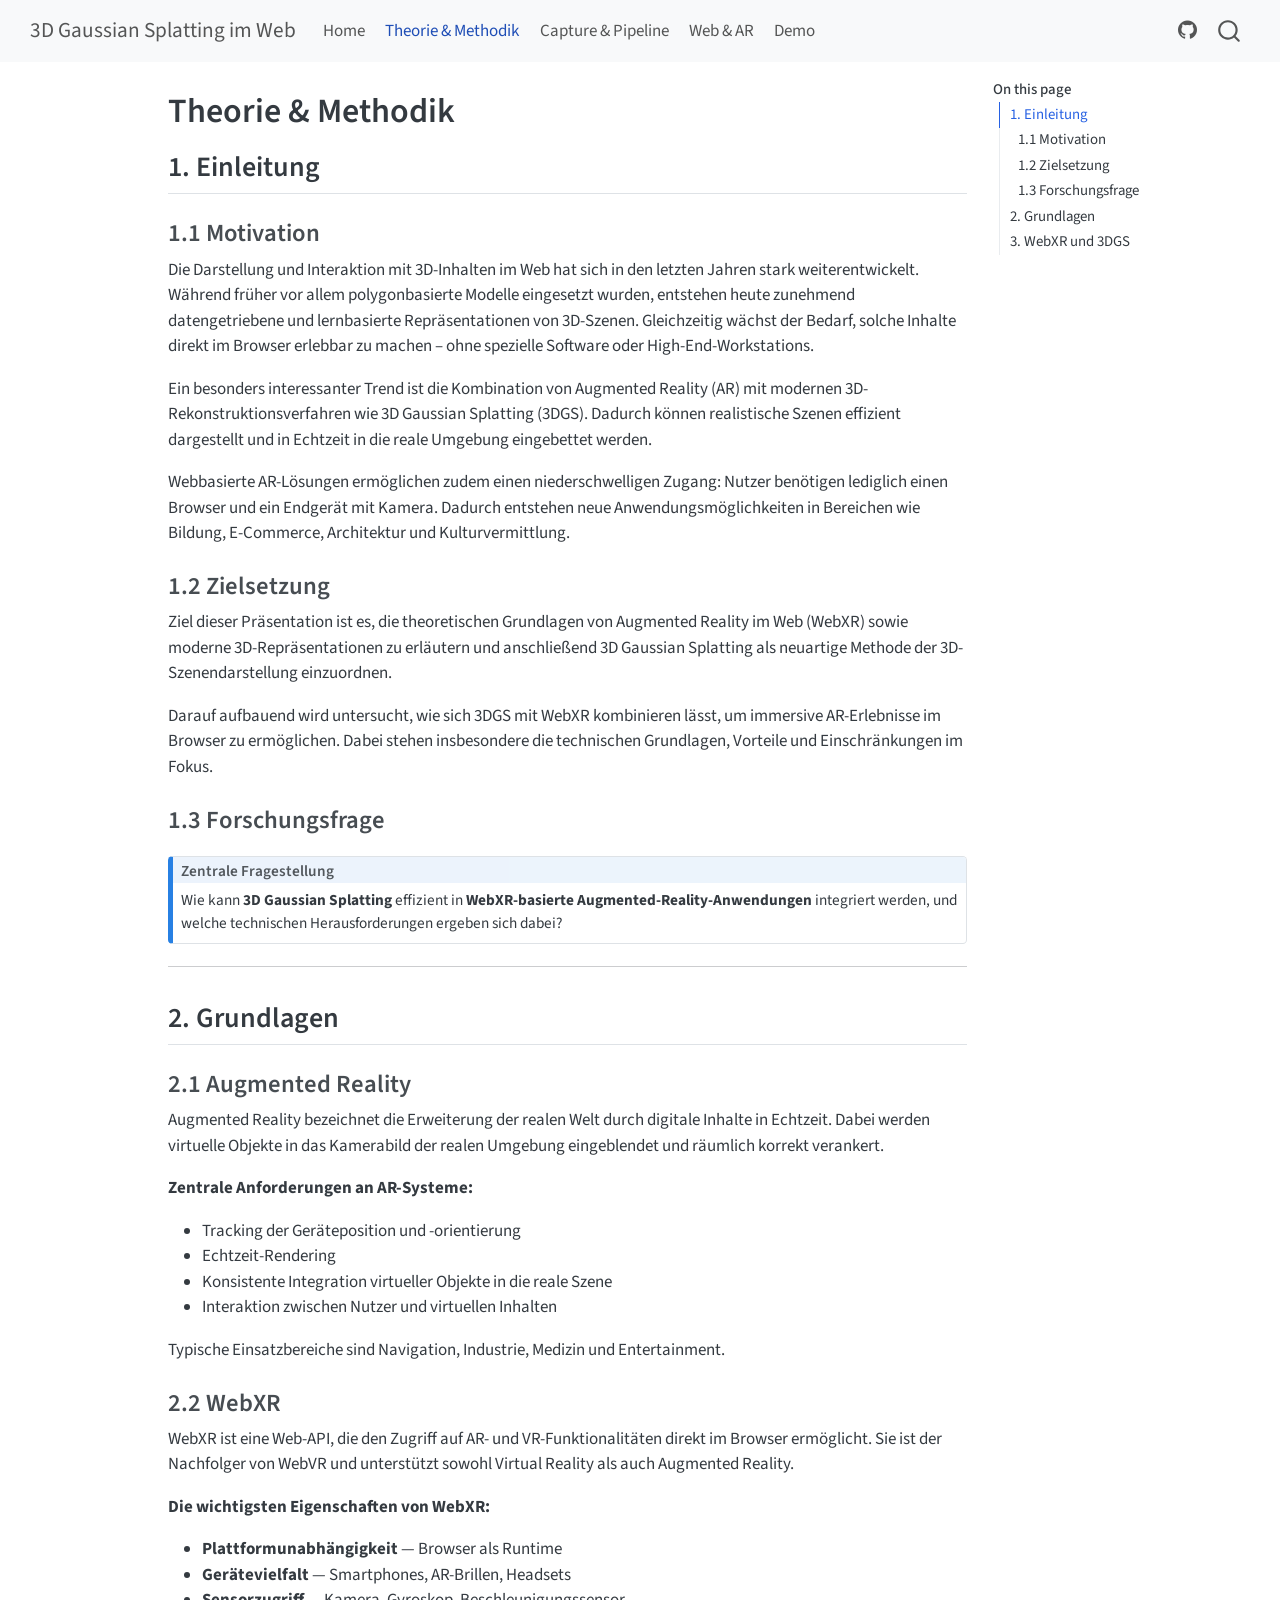
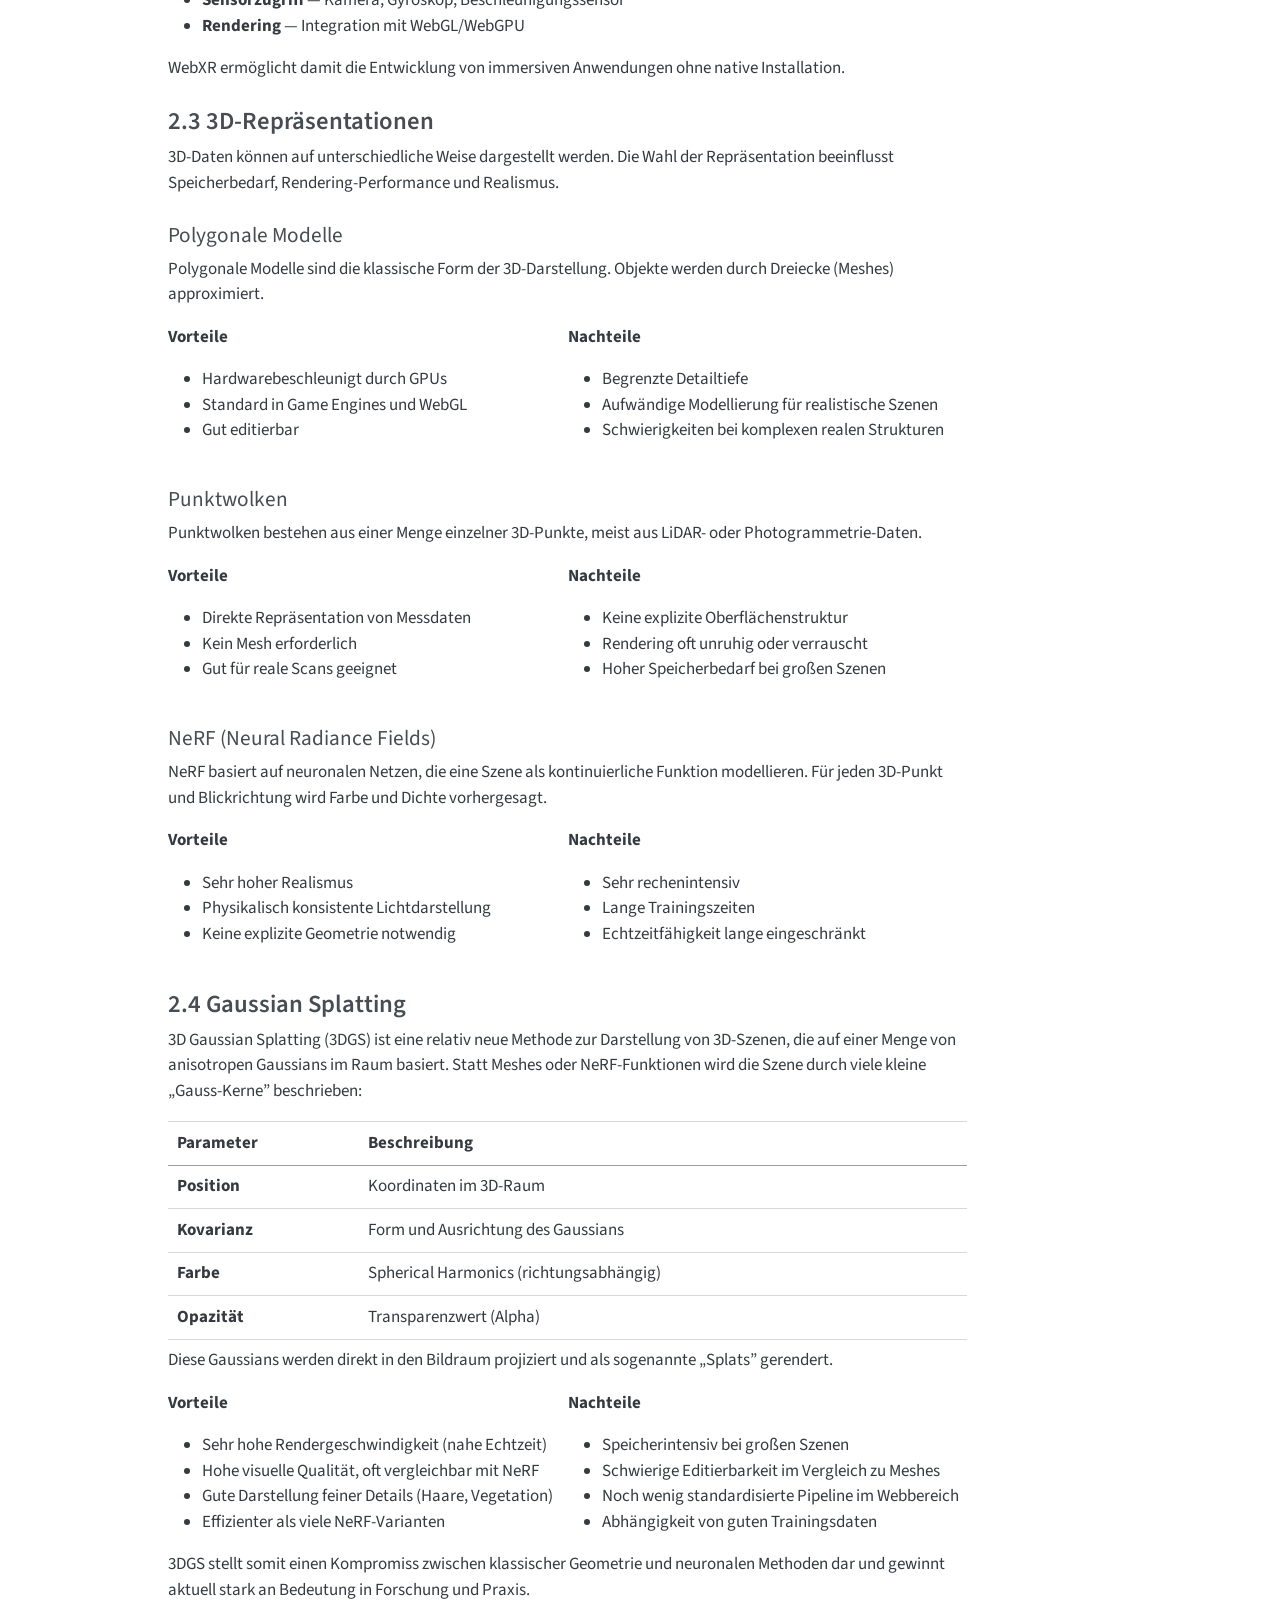
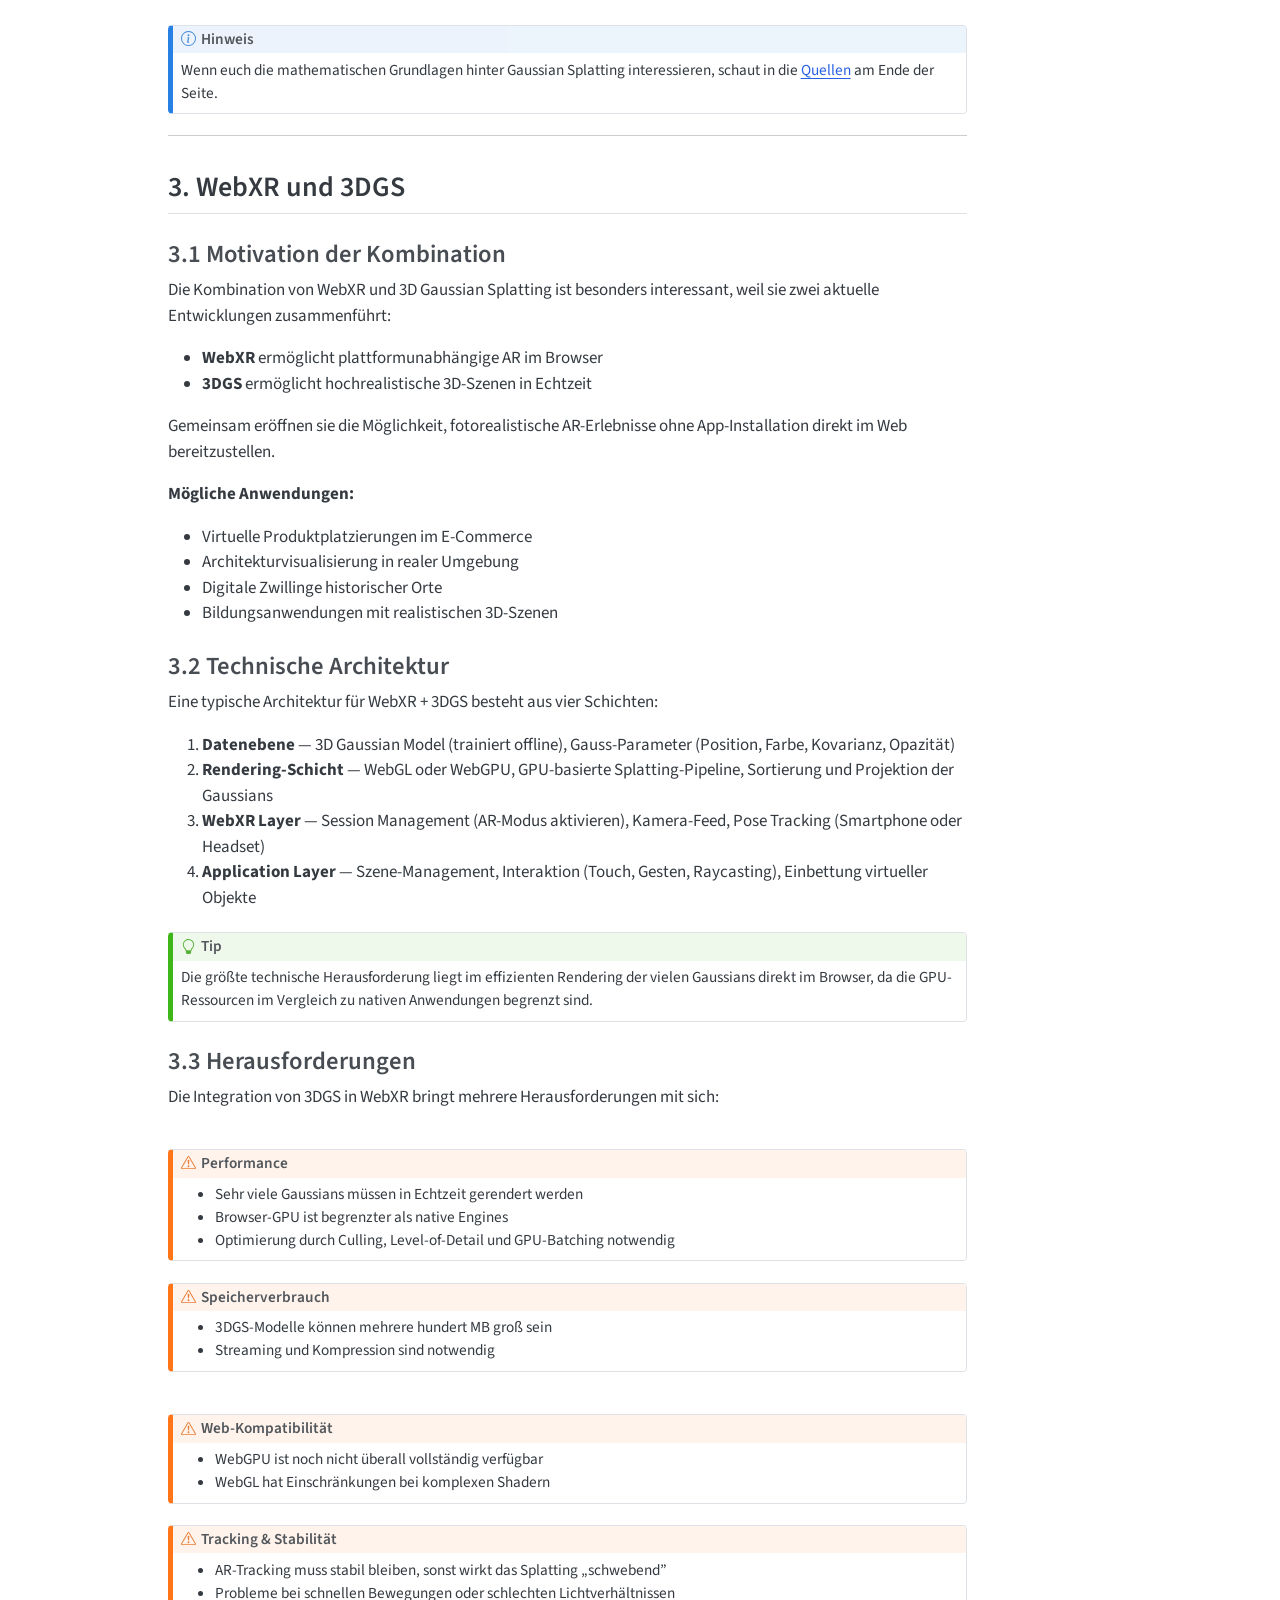
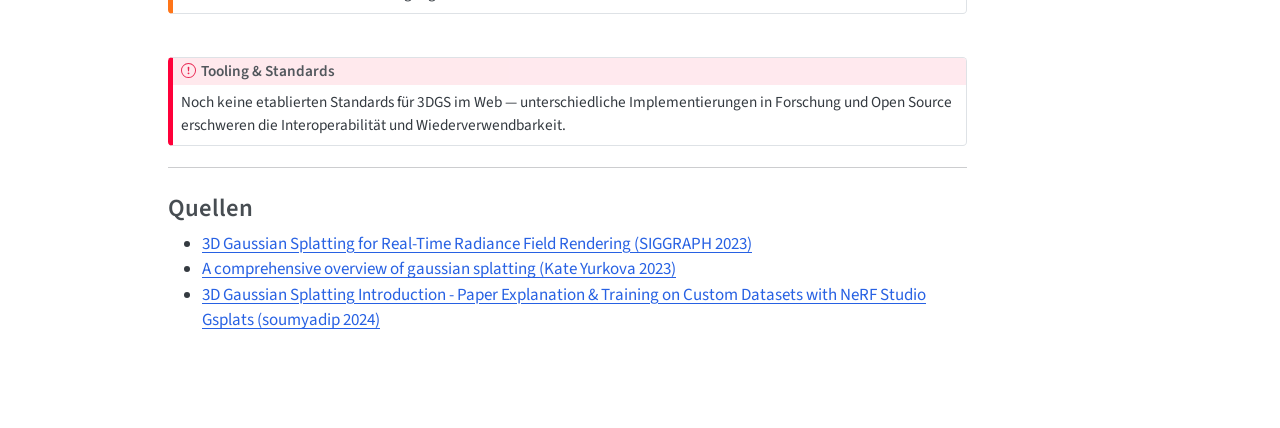
<file: theorie/index.html>
<!DOCTYPE html>
<html xmlns="http://www.w3.org/1999/xhtml" lang="en" xml:lang="en"><head>

<meta charset="utf-8">
<meta name="generator" content="quarto-1.9.38">

<meta name="viewport" content="width=device-width, initial-scale=1.0, user-scalable=yes">


<title>Theorie &amp; Methodik – 3D Gaussian Splatting im Web</title>
<style>
/* Default styles provided by pandoc.
** See https://pandoc.org/MANUAL.html#variables-for-html for config info.
*/
code{white-space: pre-wrap;}
span.smallcaps{font-variant: small-caps;}
div.columns{display: flex; gap: min(4vw, 1.5em);}
div.column{flex: auto; overflow-x: auto;}
div.hanging-indent{margin-left: 1.5em; text-indent: -1.5em;}
ul.task-list{list-style: none;}
ul.task-list li input[type="checkbox"] {
  width: 0.8em;
  margin: 0 0.8em 0.2em -1em; /* quarto-specific, see https://github.com/quarto-dev/quarto-cli/issues/4556 */ 
  vertical-align: middle;
}
</style>


<script src="../site_libs/quarto-nav/quarto-nav.js"></script>
<script src="../site_libs/quarto-nav/headroom.min.js"></script>
<script src="../site_libs/clipboard/clipboard.min.js"></script>
<script src="../site_libs/quarto-search/autocomplete.umd.js"></script>
<script src="../site_libs/quarto-search/fuse.min.js"></script>
<script src="../site_libs/quarto-search/quarto-search.js"></script>
<meta name="quarto:offset" content="../">
<script src="../site_libs/quarto-html/quarto.js" type="module"></script>
<script src="../site_libs/quarto-html/tabsets/tabsets.js" type="module"></script>
<script src="../site_libs/quarto-html/popper.min.js"></script>
<script src="../site_libs/quarto-html/tippy.umd.min.js"></script>
<script src="../site_libs/quarto-html/anchor.min.js"></script>
<link href="../site_libs/quarto-html/tippy.css" rel="stylesheet">
<link href="../site_libs/quarto-html/quarto-syntax-highlighting-15634bcf2e68342d4ad2dfa704d543f6.css" rel="stylesheet" id="quarto-text-highlighting-styles">
<script src="../site_libs/bootstrap/bootstrap.min.js"></script>
<link href="../site_libs/bootstrap/bootstrap-icons.css" rel="stylesheet">
<link href="../site_libs/bootstrap/bootstrap-bba5ebae505b5c03f3f0d8040a416a6b.min.css" rel="stylesheet" append-hash="true" id="quarto-bootstrap" data-mode="light">
<script id="quarto-search-options" type="application/json">{
  "location": "navbar",
  "copy-button": false,
  "collapse-after": 3,
  "panel-placement": "end",
  "type": "overlay",
  "limit": 50,
  "keyboard-shortcut": [
    "?"
  ],
  "language": {
    "search-no-results-text": "No results",
    "search-matching-documents-text": "matching documents",
    "search-copy-link-title": "Copy link to search",
    "search-hide-matches-text": "Hide additional matches",
    "search-more-match-text": "more match in this document",
    "search-more-matches-text": "more matches in this document",
    "search-clear-button-title": "Clear",
    "search-text-placeholder": "",
    "search-detached-cancel-button-title": "Cancel",
    "search-submit-button-title": "Submit",
    "search-label": "Search"
  }
}</script>


<link rel="stylesheet" href="../styles.css">
</head>

<body class="nav-fixed quarto-light">

<div id="quarto-search-results"></div>
  <header id="quarto-header" class="headroom fixed-top">
    <nav class="navbar navbar-expand-lg " data-bs-theme="dark">
      <div class="navbar-container container-fluid">
      <div class="navbar-brand-container mx-auto">
    <a class="navbar-brand" href="../index.html">
    <span class="navbar-title">3D Gaussian Splatting im Web</span>
    </a>
  </div>
            <div id="quarto-search" class="" title="Search"></div>
          <button class="navbar-toggler" type="button" data-bs-toggle="collapse" data-bs-target="#navbarCollapse" aria-controls="navbarCollapse" role="menu" aria-expanded="false" aria-label="Toggle navigation" onclick="if (window.quartoToggleHeadroom) { window.quartoToggleHeadroom(); }">
  <span class="navbar-toggler-icon"></span>
</button>
          <div class="collapse navbar-collapse" id="navbarCollapse">
            <ul class="navbar-nav navbar-nav-scroll me-auto">
  <li class="nav-item">
    <a class="nav-link" href="../index.html"> 
<span class="menu-text">Home</span></a>
  </li>  
  <li class="nav-item">
    <a class="nav-link active" href="../theorie/index.html" aria-current="page"> 
<span class="menu-text">Theorie &amp; Methodik</span></a>
  </li>  
  <li class="nav-item">
    <a class="nav-link" href="../pipeline/index.html"> 
<span class="menu-text">Capture &amp; Pipeline</span></a>
  </li>  
  <li class="nav-item">
    <a class="nav-link" href="../web-ar/index.html"> 
<span class="menu-text">Web &amp; AR</span></a>
  </li>  
  <li class="nav-item">
    <a class="nav-link" href="../demo/index.html"> 
<span class="menu-text">Demo</span></a>
  </li>  
</ul>
            <ul class="navbar-nav navbar-nav-scroll ms-auto">
  <li class="nav-item compact">
    <a class="nav-link" href="https://github.com/VC8-AR-Gaussian-Splatting-in-web/website"> <i class="bi bi-github" role="img">
</i> 
<span class="menu-text"></span></a>
  </li>  
</ul>
          </div> <!-- /navcollapse -->
            <div class="quarto-navbar-tools">
</div>
      </div> <!-- /container-fluid -->
    </nav>
</header>
<!-- content -->
<div id="quarto-content" class="quarto-container page-columns page-rows-contents page-layout-article page-navbar">
<!-- sidebar -->
<!-- margin-sidebar -->
    <div id="quarto-margin-sidebar" class="sidebar margin-sidebar">
        <nav id="TOC" role="doc-toc" class="toc-active">
    <h2 id="toc-title">On this page</h2>
   
  <ul>
  <li><a href="#einleitung" id="toc-einleitung" class="nav-link active" data-scroll-target="#einleitung">1. Einleitung</a>
  <ul class="collapse">
  <li><a href="#motivation" id="toc-motivation" class="nav-link" data-scroll-target="#motivation">1.1 Motivation</a></li>
  <li><a href="#zielsetzung" id="toc-zielsetzung" class="nav-link" data-scroll-target="#zielsetzung">1.2 Zielsetzung</a></li>
  <li><a href="#forschungsfrage" id="toc-forschungsfrage" class="nav-link" data-scroll-target="#forschungsfrage">1.3 Forschungsfrage</a></li>
  </ul></li>
  <li><a href="#grundlagen" id="toc-grundlagen" class="nav-link" data-scroll-target="#grundlagen">2. Grundlagen</a>
  <ul class="collapse">
  <li><a href="#augmented-reality" id="toc-augmented-reality" class="nav-link" data-scroll-target="#augmented-reality">2.1 Augmented Reality</a></li>
  <li><a href="#webxr" id="toc-webxr" class="nav-link" data-scroll-target="#webxr">2.2 WebXR</a></li>
  <li><a href="#d-repräsentationen" id="toc-d-repräsentationen" class="nav-link" data-scroll-target="#d-repräsentationen">2.3 3D-Repräsentationen</a></li>
  <li><a href="#gaussian-splatting" id="toc-gaussian-splatting" class="nav-link" data-scroll-target="#gaussian-splatting">2.4 Gaussian Splatting</a></li>
  </ul></li>
  <li><a href="#webxr-und-3dgs" id="toc-webxr-und-3dgs" class="nav-link" data-scroll-target="#webxr-und-3dgs">3. WebXR und 3DGS</a>
  <ul class="collapse">
  <li><a href="#motivation-der-kombination" id="toc-motivation-der-kombination" class="nav-link" data-scroll-target="#motivation-der-kombination">3.1 Motivation der Kombination</a></li>
  <li><a href="#technische-architektur" id="toc-technische-architektur" class="nav-link" data-scroll-target="#technische-architektur">3.2 Technische Architektur</a></li>
  <li><a href="#herausforderungen" id="toc-herausforderungen" class="nav-link" data-scroll-target="#herausforderungen">3.3 Herausforderungen</a></li>
  <li><a href="#quellen" id="toc-quellen" class="nav-link" data-scroll-target="#quellen">Quellen</a></li>
  </ul></li>
  </ul>
</nav>
    </div>
<!-- main -->
<main class="content" id="quarto-document-content">

<header id="title-block-header" class="quarto-title-block default">
<div class="quarto-title">
<h1 class="title">Theorie &amp; Methodik</h1>
</div>



<div class="quarto-title-meta">

    
  
    
  </div>
  


</header>


<!-- OWNER: Person A -->
<section id="einleitung" class="level2">
<h2 class="anchored" data-anchor-id="einleitung">1. Einleitung</h2>
<section id="motivation" class="level3">
<h3 class="anchored" data-anchor-id="motivation">1.1 Motivation</h3>
<p>Die Darstellung und Interaktion mit 3D-Inhalten im Web hat sich in den letzten Jahren stark weiterentwickelt. Während früher vor allem polygonbasierte Modelle eingesetzt wurden, entstehen heute zunehmend datengetriebene und lernbasierte Repräsentationen von 3D-Szenen. Gleichzeitig wächst der Bedarf, solche Inhalte direkt im Browser erlebbar zu machen – ohne spezielle Software oder High-End-Workstations.</p>
<p>Ein besonders interessanter Trend ist die Kombination von Augmented Reality (AR) mit modernen 3D-Rekonstruktionsverfahren wie 3D Gaussian Splatting (3DGS). Dadurch können realistische Szenen effizient dargestellt und in Echtzeit in die reale Umgebung eingebettet werden.</p>
<p>Webbasierte AR-Lösungen ermöglichen zudem einen niederschwelligen Zugang: Nutzer benötigen lediglich einen Browser und ein Endgerät mit Kamera. Dadurch entstehen neue Anwendungsmöglichkeiten in Bereichen wie Bildung, E-Commerce, Architektur und Kulturvermittlung.</p>
</section>
<section id="zielsetzung" class="level3">
<h3 class="anchored" data-anchor-id="zielsetzung">1.2 Zielsetzung</h3>
<p>Ziel dieser Präsentation ist es, die theoretischen Grundlagen von Augmented Reality im Web (WebXR) sowie moderne 3D-Repräsentationen zu erläutern und anschließend 3D Gaussian Splatting als neuartige Methode der 3D-Szenendarstellung einzuordnen.</p>
<p>Darauf aufbauend wird untersucht, wie sich 3DGS mit WebXR kombinieren lässt, um immersive AR-Erlebnisse im Browser zu ermöglichen. Dabei stehen insbesondere die technischen Grundlagen, Vorteile und Einschränkungen im Fokus.</p>
</section>
<section id="forschungsfrage" class="level3">
<h3 class="anchored" data-anchor-id="forschungsfrage">1.3 Forschungsfrage</h3>
<div class="callout callout-style-default callout-note no-icon callout-titled">
<div class="callout-header d-flex align-content-center">
<div class="callout-icon-container">
<i class="callout-icon no-icon"></i>
</div>
<div class="callout-title-container flex-fill">
<span class="screen-reader-only">Note</span>Zentrale Fragestellung
</div>
</div>
<div class="callout-body-container callout-body">
<p>Wie kann <strong>3D Gaussian Splatting</strong> effizient in <strong>WebXR-basierte Augmented-Reality-Anwendungen</strong> integriert werden, und welche technischen Herausforderungen ergeben sich dabei?</p>
</div>
</div>
<hr>
</section>
</section>
<section id="grundlagen" class="level2">
<h2 class="anchored" data-anchor-id="grundlagen">2. Grundlagen</h2>
<section id="augmented-reality" class="level3">
<h3 class="anchored" data-anchor-id="augmented-reality">2.1 Augmented Reality</h3>
<p>Augmented Reality bezeichnet die Erweiterung der realen Welt durch digitale Inhalte in Echtzeit. Dabei werden virtuelle Objekte in das Kamerabild der realen Umgebung eingeblendet und räumlich korrekt verankert.</p>
<p><strong>Zentrale Anforderungen an AR-Systeme:</strong></p>
<ul>
<li>Tracking der Geräteposition und -orientierung</li>
<li>Echtzeit-Rendering</li>
<li>Konsistente Integration virtueller Objekte in die reale Szene</li>
<li>Interaktion zwischen Nutzer und virtuellen Inhalten</li>
</ul>
<p>Typische Einsatzbereiche sind Navigation, Industrie, Medizin und Entertainment.</p>
</section>
<section id="webxr" class="level3">
<h3 class="anchored" data-anchor-id="webxr">2.2 WebXR</h3>
<p>WebXR ist eine Web-API, die den Zugriff auf AR- und VR-Funktionalitäten direkt im Browser ermöglicht. Sie ist der Nachfolger von WebVR und unterstützt sowohl Virtual Reality als auch Augmented Reality.</p>
<p><strong>Die wichtigsten Eigenschaften von WebXR:</strong></p>
<ul>
<li><strong>Plattformunabhängigkeit</strong> — Browser als Runtime</li>
<li><strong>Gerätevielfalt</strong> — Smartphones, AR-Brillen, Headsets</li>
<li><strong>Sensorzugriff</strong> — Kamera, Gyroskop, Beschleunigungssensor</li>
<li><strong>Rendering</strong> — Integration mit WebGL/WebGPU</li>
</ul>
<p>WebXR ermöglicht damit die Entwicklung von immersiven Anwendungen ohne native Installation.</p>
</section>
<section id="d-repräsentationen" class="level3">
<h3 class="anchored" data-anchor-id="d-repräsentationen">2.3 3D-Repräsentationen</h3>
<p>3D-Daten können auf unterschiedliche Weise dargestellt werden. Die Wahl der Repräsentation beeinflusst Speicherbedarf, Rendering-Performance und Realismus.</p>
<section id="polygonale-modelle" class="level4">
<h4 class="anchored" data-anchor-id="polygonale-modelle">Polygonale Modelle</h4>
<p>Polygonale Modelle sind die klassische Form der 3D-Darstellung. Objekte werden durch Dreiecke (Meshes) approximiert.</p>
<div class="columns">
<div class="column" style="width:50%;">
<p><strong>Vorteile</strong></p>
<ul>
<li>Hardwarebeschleunigt durch GPUs</li>
<li>Standard in Game Engines und WebGL</li>
<li>Gut editierbar</li>
</ul>
</div><div class="column" style="width:50%;">
<p><strong>Nachteile</strong></p>
<ul>
<li>Begrenzte Detailtiefe</li>
<li>Aufwändige Modellierung für realistische Szenen</li>
<li>Schwierigkeiten bei komplexen realen Strukturen</li>
</ul>
</div>
</div>
</section>
<section id="punktwolken" class="level4">
<h4 class="anchored" data-anchor-id="punktwolken">Punktwolken</h4>
<p>Punktwolken bestehen aus einer Menge einzelner 3D-Punkte, meist aus LiDAR- oder Photogrammetrie-Daten.</p>
<div class="columns">
<div class="column" style="width:50%;">
<p><strong>Vorteile</strong></p>
<ul>
<li>Direkte Repräsentation von Messdaten</li>
<li>Kein Mesh erforderlich</li>
<li>Gut für reale Scans geeignet</li>
</ul>
</div><div class="column" style="width:50%;">
<p><strong>Nachteile</strong></p>
<ul>
<li>Keine explizite Oberflächenstruktur</li>
<li>Rendering oft unruhig oder verrauscht</li>
<li>Hoher Speicherbedarf bei großen Szenen</li>
</ul>
</div>
</div>
</section>
<section id="nerf-neural-radiance-fields" class="level4">
<h4 class="anchored" data-anchor-id="nerf-neural-radiance-fields">NeRF (Neural Radiance Fields)</h4>
<p>NeRF basiert auf neuronalen Netzen, die eine Szene als kontinuierliche Funktion modellieren. Für jeden 3D-Punkt und Blickrichtung wird Farbe und Dichte vorhergesagt.</p>
<div class="columns">
<div class="column" style="width:50%;">
<p><strong>Vorteile</strong></p>
<ul>
<li>Sehr hoher Realismus</li>
<li>Physikalisch konsistente Lichtdarstellung</li>
<li>Keine explizite Geometrie notwendig</li>
</ul>
</div><div class="column" style="width:50%;">
<p><strong>Nachteile</strong></p>
<ul>
<li>Sehr rechenintensiv</li>
<li>Lange Trainingszeiten</li>
<li>Echtzeitfähigkeit lange eingeschränkt</li>
</ul>
</div>
</div>
</section>
</section>
<section id="gaussian-splatting" class="level3">
<h3 class="anchored" data-anchor-id="gaussian-splatting">2.4 Gaussian Splatting</h3>
<p>3D Gaussian Splatting (3DGS) ist eine relativ neue Methode zur Darstellung von 3D-Szenen, die auf einer Menge von anisotropen Gaussians im Raum basiert. Statt Meshes oder NeRF-Funktionen wird die Szene durch viele kleine „Gauss-Kerne” beschrieben:</p>
<table class="caption-top table">
<thead>
<tr class="header">
<th>Parameter</th>
<th>Beschreibung</th>
</tr>
</thead>
<tbody>
<tr class="odd">
<td><strong>Position</strong></td>
<td>Koordinaten im 3D-Raum</td>
</tr>
<tr class="even">
<td><strong>Kovarianz</strong></td>
<td>Form und Ausrichtung des Gaussians</td>
</tr>
<tr class="odd">
<td><strong>Farbe</strong></td>
<td>Spherical Harmonics (richtungsabhängig)</td>
</tr>
<tr class="even">
<td><strong>Opazität</strong></td>
<td>Transparenzwert (Alpha)</td>
</tr>
</tbody>
</table>
<p>Diese Gaussians werden direkt in den Bildraum projiziert und als sogenannte „Splats” gerendert.</p>
<div class="columns">
<div class="column" style="width:50%;">
<p><strong>Vorteile</strong></p>
<ul>
<li>Sehr hohe Rendergeschwindigkeit (nahe Echtzeit)</li>
<li>Hohe visuelle Qualität, oft vergleichbar mit NeRF</li>
<li>Gute Darstellung feiner Details (Haare, Vegetation)</li>
<li>Effizienter als viele NeRF-Varianten</li>
</ul>
</div><div class="column" style="width:50%;">
<p><strong>Nachteile</strong></p>
<ul>
<li>Speicherintensiv bei großen Szenen</li>
<li>Schwierige Editierbarkeit im Vergleich zu Meshes</li>
<li>Noch wenig standardisierte Pipeline im Webbereich</li>
<li>Abhängigkeit von guten Trainingsdaten</li>
</ul>
</div>
</div>
<p>3DGS stellt somit einen Kompromiss zwischen klassischer Geometrie und neuronalen Methoden dar und gewinnt aktuell stark an Bedeutung in Forschung und Praxis.</p>
<div class="callout callout-style-default callout-note callout-titled">
<div class="callout-header d-flex align-content-center">
<div class="callout-icon-container">
<i class="callout-icon"></i>
</div>
<div class="callout-title-container flex-fill">
<span class="screen-reader-only">Note</span>Hinweis
</div>
</div>
<div class="callout-body-container callout-body">
<p>Wenn euch die mathematischen Grundlagen hinter Gaussian Splatting interessieren, schaut in die <a href="#quellen">Quellen</a> am Ende der Seite.</p>
</div>
</div>
<hr>
</section>
</section>
<section id="webxr-und-3dgs" class="level2">
<h2 class="anchored" data-anchor-id="webxr-und-3dgs">3. WebXR und 3DGS</h2>
<section id="motivation-der-kombination" class="level3">
<h3 class="anchored" data-anchor-id="motivation-der-kombination">3.1 Motivation der Kombination</h3>
<p>Die Kombination von WebXR und 3D Gaussian Splatting ist besonders interessant, weil sie zwei aktuelle Entwicklungen zusammenführt:</p>
<ul>
<li><strong>WebXR</strong> ermöglicht plattformunabhängige AR im Browser</li>
<li><strong>3DGS</strong> ermöglicht hochrealistische 3D-Szenen in Echtzeit</li>
</ul>
<p>Gemeinsam eröffnen sie die Möglichkeit, fotorealistische AR-Erlebnisse ohne App-Installation direkt im Web bereitzustellen.</p>
<p><strong>Mögliche Anwendungen:</strong></p>
<ul>
<li>Virtuelle Produktplatzierungen im E-Commerce</li>
<li>Architekturvisualisierung in realer Umgebung</li>
<li>Digitale Zwillinge historischer Orte</li>
<li>Bildungsanwendungen mit realistischen 3D-Szenen</li>
</ul>
</section>
<section id="technische-architektur" class="level3">
<h3 class="anchored" data-anchor-id="technische-architektur">3.2 Technische Architektur</h3>
<p>Eine typische Architektur für WebXR + 3DGS besteht aus vier Schichten:</p>
<ol type="1">
<li><strong>Datenebene</strong> — 3D Gaussian Model (trainiert offline), Gauss-Parameter (Position, Farbe, Kovarianz, Opazität)</li>
<li><strong>Rendering-Schicht</strong> — WebGL oder WebGPU, GPU-basierte Splatting-Pipeline, Sortierung und Projektion der Gaussians</li>
<li><strong>WebXR Layer</strong> — Session Management (AR-Modus aktivieren), Kamera-Feed, Pose Tracking (Smartphone oder Headset)</li>
<li><strong>Application Layer</strong> — Szene-Management, Interaktion (Touch, Gesten, Raycasting), Einbettung virtueller Objekte</li>
</ol>
<div class="callout callout-style-default callout-tip callout-titled">
<div class="callout-header d-flex align-content-center">
<div class="callout-icon-container">
<i class="callout-icon"></i>
</div>
<div class="callout-title-container flex-fill">
Tip
</div>
</div>
<div class="callout-body-container callout-body">
<p>Die größte technische Herausforderung liegt im effizienten Rendering der vielen Gaussians direkt im Browser, da die GPU-Ressourcen im Vergleich zu nativen Anwendungen begrenzt sind.</p>
</div>
</div>
</section>
<section id="herausforderungen" class="level3">
<h3 class="anchored" data-anchor-id="herausforderungen">3.3 Herausforderungen</h3>
<p>Die Integration von 3DGS in WebXR bringt mehrere Herausforderungen mit sich:</p>
<div class="columns">
<div class="column" style="width:100%;">
<div class="callout callout-style-default callout-warning callout-titled">
<div class="callout-header d-flex align-content-center">
<div class="callout-icon-container">
<i class="callout-icon"></i>
</div>
<div class="callout-title-container flex-fill">
<span class="screen-reader-only">Warning</span>Performance
</div>
</div>
<div class="callout-body-container callout-body">
<ul>
<li>Sehr viele Gaussians müssen in Echtzeit gerendert werden</li>
<li>Browser-GPU ist begrenzter als native Engines</li>
<li>Optimierung durch Culling, Level-of-Detail und GPU-Batching notwendig</li>
</ul>
</div>
</div>
<div class="callout callout-style-default callout-warning callout-titled">
<div class="callout-header d-flex align-content-center">
<div class="callout-icon-container">
<i class="callout-icon"></i>
</div>
<div class="callout-title-container flex-fill">
<span class="screen-reader-only">Warning</span>Speicherverbrauch
</div>
</div>
<div class="callout-body-container callout-body">
<ul>
<li>3DGS-Modelle können mehrere hundert MB groß sein</li>
<li>Streaming und Kompression sind notwendig</li>
</ul>
</div>
</div>
</div><div class="column" style="width:100%;">
<div class="callout callout-style-default callout-warning callout-titled">
<div class="callout-header d-flex align-content-center">
<div class="callout-icon-container">
<i class="callout-icon"></i>
</div>
<div class="callout-title-container flex-fill">
<span class="screen-reader-only">Warning</span>Web-Kompatibilität
</div>
</div>
<div class="callout-body-container callout-body">
<ul>
<li>WebGPU ist noch nicht überall vollständig verfügbar</li>
<li>WebGL hat Einschränkungen bei komplexen Shadern</li>
</ul>
</div>
</div>
<div class="callout callout-style-default callout-warning callout-titled">
<div class="callout-header d-flex align-content-center">
<div class="callout-icon-container">
<i class="callout-icon"></i>
</div>
<div class="callout-title-container flex-fill">
<span class="screen-reader-only">Warning</span>Tracking &amp; Stabilität
</div>
</div>
<div class="callout-body-container callout-body">
<ul>
<li>AR-Tracking muss stabil bleiben, sonst wirkt das Splatting „schwebend”</li>
<li>Probleme bei schnellen Bewegungen oder schlechten Lichtverhältnissen</li>
</ul>
</div>
</div>
</div>
</div>
<div class="callout callout-style-default callout-important callout-titled">
<div class="callout-header d-flex align-content-center">
<div class="callout-icon-container">
<i class="callout-icon"></i>
</div>
<div class="callout-title-container flex-fill">
<span class="screen-reader-only">Important</span>Tooling &amp; Standards
</div>
</div>
<div class="callout-body-container callout-body">
<p>Noch keine etablierten Standards für 3DGS im Web — unterschiedliche Implementierungen in Forschung und Open Source erschweren die Interoperabilität und Wiederverwendbarkeit.</p>
</div>
</div>
<hr>
</section>
<section id="quellen" class="level3">
<h3 class="anchored" data-anchor-id="quellen">Quellen</h3>
<ul>
<li><a href="https://repo-sam.inria.fr/fungraph/3d-gaussian-splatting/">3D Gaussian Splatting for Real-Time Radiance Field Rendering (SIGGRAPH 2023)</a></li>
<li><a href="https://towardsdatascience.com/a-comprehensive-overview-of-gaussian-splatting-e7d570081362/">A comprehensive overview of gaussian splatting (Kate Yurkova 2023)</a></li>
<li><a href="https://learnopencv.com/3d-gaussian-splatting/">3D Gaussian Splatting Introduction - Paper Explanation &amp; Training on Custom Datasets with NeRF Studio Gsplats (soumyadip 2024)</a></li>
</ul>


</section>
</section>

</main> <!-- /main -->
<script id="quarto-html-after-body" type="application/javascript">
  window.document.addEventListener("DOMContentLoaded", function (event) {
    const icon = "";
    const anchorJS = new window.AnchorJS();
    anchorJS.options = {
      placement: 'right',
      icon: icon
    };
    anchorJS.add('.anchored');
    const isCodeAnnotation = (el) => {
      for (const clz of el.classList) {
        if (clz.startsWith('code-annotation-')) {                     
          return true;
        }
      }
      return false;
    }
    const onCopySuccess = function(e) {
      // button target
      const button = e.trigger;
      // don't keep focus
      button.blur();
      // flash "checked"
      button.classList.add('code-copy-button-checked');
      var currentTitle = button.getAttribute("title");
      button.setAttribute("title", "Copied!");
      let tooltip;
      if (window.bootstrap) {
        button.setAttribute("data-bs-toggle", "tooltip");
        button.setAttribute("data-bs-placement", "left");
        button.setAttribute("data-bs-title", "Copied!");
        tooltip = new bootstrap.Tooltip(button, 
          { trigger: "manual", 
            customClass: "code-copy-button-tooltip",
            offset: [0, -8]});
        tooltip.show();    
      }
      setTimeout(function() {
        if (tooltip) {
          tooltip.hide();
          button.removeAttribute("data-bs-title");
          button.removeAttribute("data-bs-toggle");
          button.removeAttribute("data-bs-placement");
        }
        button.setAttribute("title", currentTitle);
        button.classList.remove('code-copy-button-checked');
      }, 1000);
      // clear code selection
      e.clearSelection();
    }
    const getTextToCopy = function(trigger) {
      const outerScaffold = trigger.parentElement.cloneNode(true);
      const codeEl = outerScaffold.querySelector('code');
      for (const childEl of codeEl.children) {
        if (isCodeAnnotation(childEl)) {
          childEl.remove();
        }
      }
      return codeEl.innerText;
    }
    const clipboard = new window.ClipboardJS('.code-copy-button:not([data-in-quarto-modal])', {
      text: getTextToCopy
    });
    clipboard.on('success', onCopySuccess);
    if (window.document.getElementById('quarto-embedded-source-code-modal')) {
      const clipboardModal = new window.ClipboardJS('.code-copy-button[data-in-quarto-modal]', {
        text: getTextToCopy,
        container: window.document.getElementById('quarto-embedded-source-code-modal')
      });
      clipboardModal.on('success', onCopySuccess);
    }
      var localhostRegex = new RegExp(/^(?:http|https):\/\/localhost\:?[0-9]*\//);
      var mailtoRegex = new RegExp(/^mailto:/);
        var filterRegex = new RegExp("https:\/\/VC8-AR-Gaussian-Splatting-in-web\.github\.io\/website\/");
      var isInternal = (href) => {
          return filterRegex.test(href) || localhostRegex.test(href) || mailtoRegex.test(href);
      }
      // Inspect non-navigation links and adorn them if external
     var links = window.document.querySelectorAll('a[href]:not(.nav-link):not(.navbar-brand):not(.toc-action):not(.sidebar-link):not(.sidebar-item-toggle):not(.pagination-link):not(.no-external):not([aria-hidden]):not(.dropdown-item):not(.quarto-navigation-tool):not(.about-link)');
      for (var i=0; i<links.length; i++) {
        const link = links[i];
        if (!isInternal(link.href)) {
          // undo the damage that might have been done by quarto-nav.js in the case of
          // links that we want to consider external
          if (link.dataset.originalHref !== undefined) {
            link.href = link.dataset.originalHref;
          }
        }
      }
    function tippyHover(el, contentFn, onTriggerFn, onUntriggerFn) {
      const config = {
        allowHTML: true,
        maxWidth: 500,
        delay: 100,
        arrow: false,
        appendTo: function(el) {
            return el.parentElement;
        },
        interactive: true,
        interactiveBorder: 10,
        theme: 'quarto',
        placement: 'bottom-start',
      };
      if (contentFn) {
        config.content = contentFn;
      }
      if (onTriggerFn) {
        config.onTrigger = onTriggerFn;
      }
      if (onUntriggerFn) {
        config.onUntrigger = onUntriggerFn;
      }
      window.tippy(el, config); 
    }
    const noterefs = window.document.querySelectorAll('a[role="doc-noteref"]');
    for (var i=0; i<noterefs.length; i++) {
      const ref = noterefs[i];
      tippyHover(ref, function() {
        // use id or data attribute instead here
        let href = ref.getAttribute('data-footnote-href') || ref.getAttribute('href');
        try { href = new URL(href).hash; } catch {}
        const id = href.replace(/^#\/?/, "");
        const note = window.document.getElementById(id);
        if (note) {
          return note.innerHTML;
        } else {
          return "";
        }
      });
    }
    const xrefs = window.document.querySelectorAll('a.quarto-xref');
    const processXRef = (id, note) => {
      // Strip column container classes
      const stripColumnClz = (el) => {
        el.classList.remove("page-full", "page-columns");
        if (el.children) {
          for (const child of el.children) {
            stripColumnClz(child);
          }
        }
      }
      stripColumnClz(note)
      if (id === null || id.startsWith('sec-')) {
        // Special case sections, only their first couple elements
        const container = document.createElement("div");
        if (note.children && note.children.length > 2) {
          container.appendChild(note.children[0].cloneNode(true));
          for (let i = 1; i < note.children.length; i++) {
            const child = note.children[i];
            if (child.tagName === "P" && child.innerText === "") {
              continue;
            } else {
              container.appendChild(child.cloneNode(true));
              break;
            }
          }
          if (window.Quarto?.typesetMath) {
            window.Quarto.typesetMath(container);
          }
          return container.innerHTML
        } else {
          if (window.Quarto?.typesetMath) {
            window.Quarto.typesetMath(note);
          }
          return note.innerHTML;
        }
      } else {
        // Remove any anchor links if they are present
        const anchorLink = note.querySelector('a.anchorjs-link');
        if (anchorLink) {
          anchorLink.remove();
        }
        if (window.Quarto?.typesetMath) {
          window.Quarto.typesetMath(note);
        }
        if (note.classList.contains("callout")) {
          return note.outerHTML;
        } else {
          return note.innerHTML;
        }
      }
    }
    for (var i=0; i<xrefs.length; i++) {
      const xref = xrefs[i];
      tippyHover(xref, undefined, function(instance) {
        instance.disable();
        let url = xref.getAttribute('href');
        let hash = undefined; 
        if (url.startsWith('#')) {
          hash = url;
        } else {
          try { hash = new URL(url).hash; } catch {}
        }
        if (hash) {
          const id = hash.replace(/^#\/?/, "");
          const note = window.document.getElementById(id);
          if (note !== null) {
            try {
              const html = processXRef(id, note.cloneNode(true));
              instance.setContent(html);
            } finally {
              instance.enable();
              instance.show();
            }
          } else {
            // See if we can fetch this
            fetch(url.split('#')[0])
            .then(res => res.text())
            .then(html => {
              const parser = new DOMParser();
              const htmlDoc = parser.parseFromString(html, "text/html");
              const note = htmlDoc.getElementById(id);
              if (note !== null) {
                const html = processXRef(id, note);
                instance.setContent(html);
              } 
            }).finally(() => {
              instance.enable();
              instance.show();
            });
          }
        } else {
          // See if we can fetch a full url (with no hash to target)
          // This is a special case and we should probably do some content thinning / targeting
          fetch(url)
          .then(res => res.text())
          .then(html => {
            const parser = new DOMParser();
            const htmlDoc = parser.parseFromString(html, "text/html");
            const note = htmlDoc.querySelector('main.content');
            if (note !== null) {
              // This should only happen for chapter cross references
              // (since there is no id in the URL)
              // remove the first header
              if (note.children.length > 0 && note.children[0].tagName === "HEADER") {
                note.children[0].remove();
              }
              const html = processXRef(null, note);
              instance.setContent(html);
            } 
          }).finally(() => {
            instance.enable();
            instance.show();
          });
        }
      }, function(instance) {
      });
    }
        let selectedAnnoteEl;
        const selectorForAnnotation = ( cell, annotation) => {
          let cellAttr = 'data-code-cell="' + cell + '"';
          let lineAttr = 'data-code-annotation="' +  annotation + '"';
          const selector = 'span[' + cellAttr + '][' + lineAttr + ']';
          return selector;
        }
        const selectCodeLines = (annoteEl) => {
          const doc = window.document;
          const targetCell = annoteEl.getAttribute("data-target-cell");
          const targetAnnotation = annoteEl.getAttribute("data-target-annotation");
          const annoteSpan = window.document.querySelector(selectorForAnnotation(targetCell, targetAnnotation));
          const lines = annoteSpan.getAttribute("data-code-lines").split(",");
          const lineIds = lines.map((line) => {
            return targetCell + "-" + line;
          })
          let top = null;
          let height = null;
          let parent = null;
          if (lineIds.length > 0) {
              //compute the position of the single el (top and bottom and make a div)
              const el = window.document.getElementById(lineIds[0]);
              top = el.offsetTop;
              height = el.offsetHeight;
              parent = el.parentElement.parentElement;
            if (lineIds.length > 1) {
              const lastEl = window.document.getElementById(lineIds[lineIds.length - 1]);
              const bottom = lastEl.offsetTop + lastEl.offsetHeight;
              height = bottom - top;
            }
            if (top !== null && height !== null && parent !== null) {
              // cook up a div (if necessary) and position it 
              let div = window.document.getElementById("code-annotation-line-highlight");
              if (div === null) {
                div = window.document.createElement("div");
                div.setAttribute("id", "code-annotation-line-highlight");
                div.style.position = 'absolute';
                parent.appendChild(div);
              }
              div.style.top = top - 2 + "px";
              div.style.height = height + 4 + "px";
              div.style.left = 0;
              let gutterDiv = window.document.getElementById("code-annotation-line-highlight-gutter");
              if (gutterDiv === null) {
                gutterDiv = window.document.createElement("div");
                gutterDiv.setAttribute("id", "code-annotation-line-highlight-gutter");
                gutterDiv.style.position = 'absolute';
                const codeCell = window.document.getElementById(targetCell);
                const gutter = codeCell.querySelector('.code-annotation-gutter');
                gutter.appendChild(gutterDiv);
              }
              gutterDiv.style.top = top - 2 + "px";
              gutterDiv.style.height = height + 4 + "px";
            }
            selectedAnnoteEl = annoteEl;
          }
        };
        const unselectCodeLines = () => {
          const elementsIds = ["code-annotation-line-highlight", "code-annotation-line-highlight-gutter"];
          elementsIds.forEach((elId) => {
            const div = window.document.getElementById(elId);
            if (div) {
              div.remove();
            }
          });
          selectedAnnoteEl = undefined;
        };
          // Handle positioning of the toggle
      window.addEventListener(
        "resize",
        throttle(() => {
          elRect = undefined;
          if (selectedAnnoteEl) {
            selectCodeLines(selectedAnnoteEl);
          }
        }, 10)
      );
      function throttle(fn, ms) {
      let throttle = false;
      let timer;
        return (...args) => {
          if(!throttle) { // first call gets through
              fn.apply(this, args);
              throttle = true;
          } else { // all the others get throttled
              if(timer) clearTimeout(timer); // cancel #2
              timer = setTimeout(() => {
                fn.apply(this, args);
                timer = throttle = false;
              }, ms);
          }
        };
      }
        // Attach click handler to the DT
        const annoteDls = window.document.querySelectorAll('dt[data-target-cell]');
        for (const annoteDlNode of annoteDls) {
          annoteDlNode.addEventListener('click', (event) => {
            const clickedEl = event.target;
            if (clickedEl !== selectedAnnoteEl) {
              unselectCodeLines();
              const activeEl = window.document.querySelector('dt[data-target-cell].code-annotation-active');
              if (activeEl) {
                activeEl.classList.remove('code-annotation-active');
              }
              selectCodeLines(clickedEl);
              clickedEl.classList.add('code-annotation-active');
            } else {
              // Unselect the line
              unselectCodeLines();
              clickedEl.classList.remove('code-annotation-active');
            }
          });
        }
    const findCites = (el) => {
      const parentEl = el.parentElement;
      if (parentEl) {
        const cites = parentEl.dataset.cites;
        if (cites) {
          return {
            el,
            cites: cites.split(' ')
          };
        } else {
          return findCites(el.parentElement)
        }
      } else {
        return undefined;
      }
    };
    var bibliorefs = window.document.querySelectorAll('a[role="doc-biblioref"]');
    for (var i=0; i<bibliorefs.length; i++) {
      const ref = bibliorefs[i];
      const citeInfo = findCites(ref);
      if (citeInfo) {
        tippyHover(citeInfo.el, function() {
          var popup = window.document.createElement('div');
          citeInfo.cites.forEach(function(cite) {
            var citeDiv = window.document.createElement('div');
            citeDiv.classList.add('hanging-indent');
            citeDiv.classList.add('csl-entry');
            var biblioDiv = window.document.getElementById('ref-' + cite);
            if (biblioDiv) {
              citeDiv.innerHTML = biblioDiv.innerHTML;
            }
            popup.appendChild(citeDiv);
          });
          return popup.innerHTML;
        });
      }
    }
  });
  </script>
</div> <!-- /content -->




</body></html>
</file>
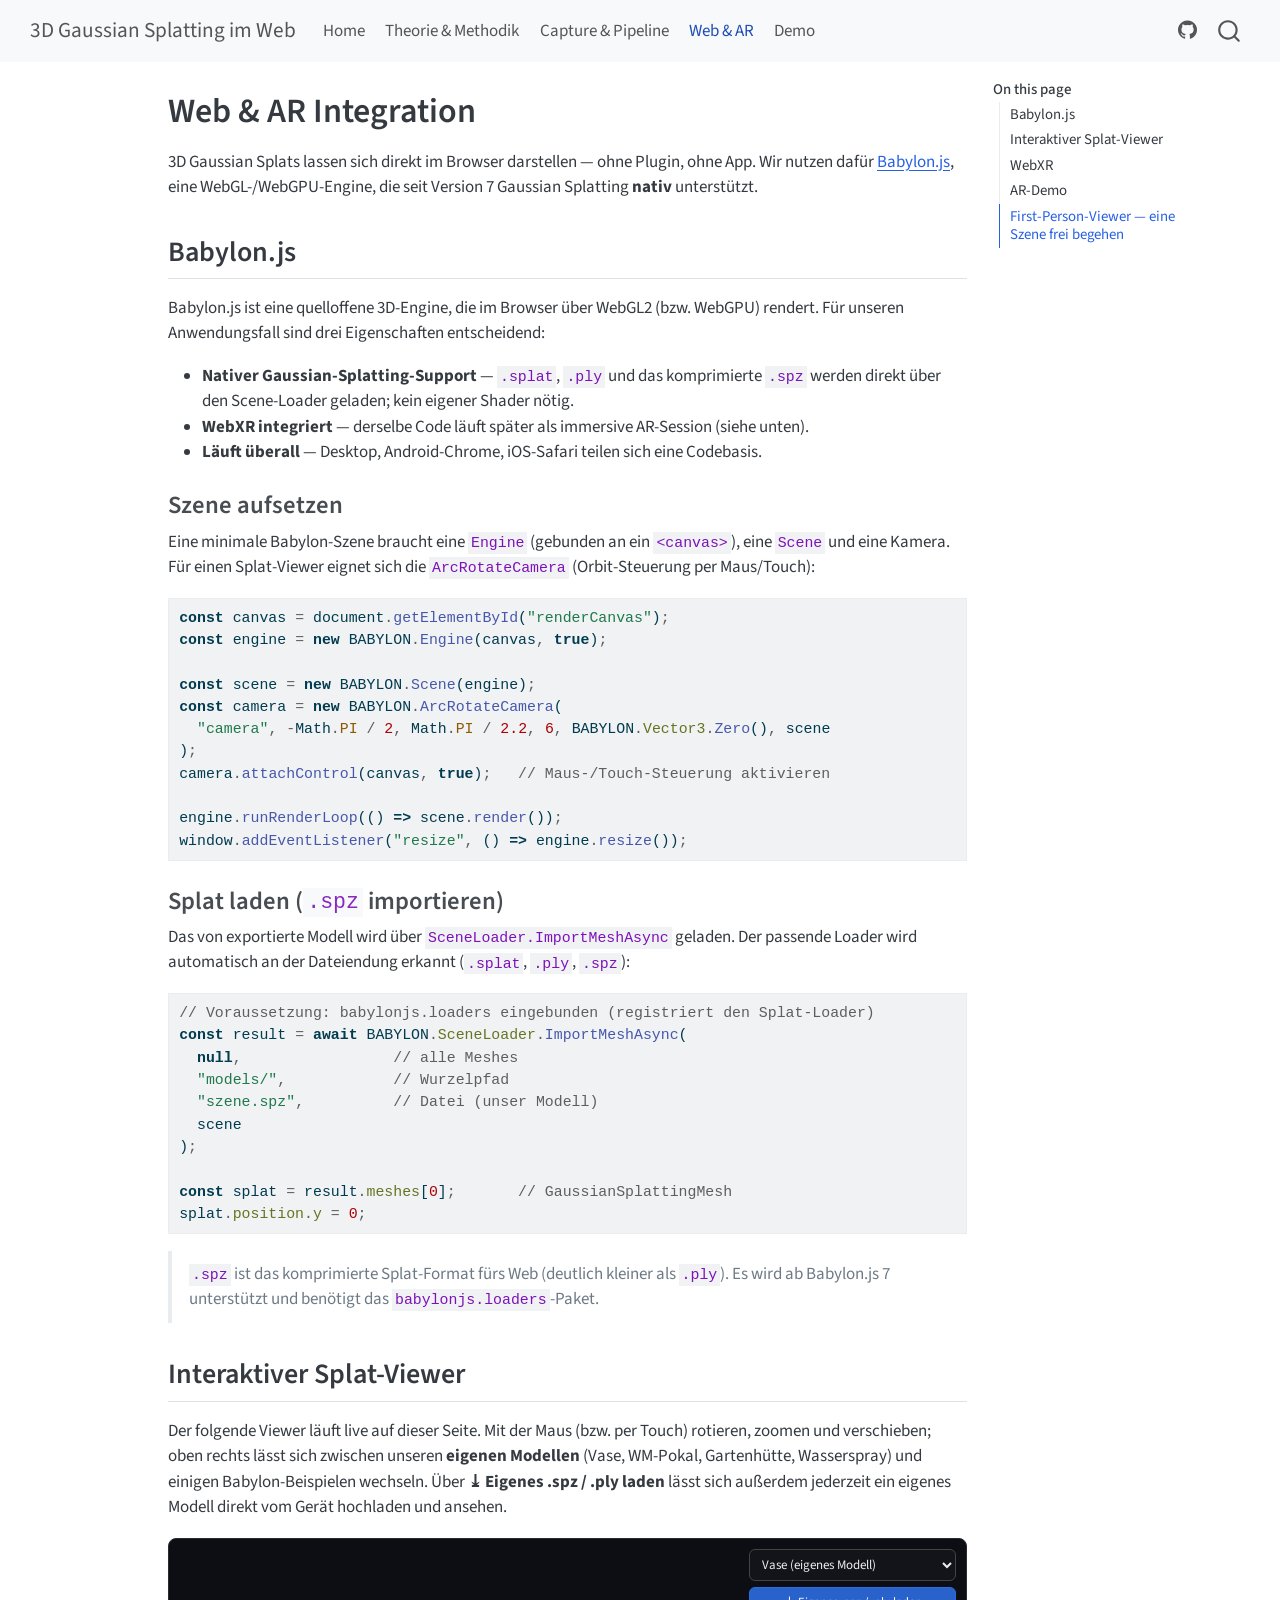
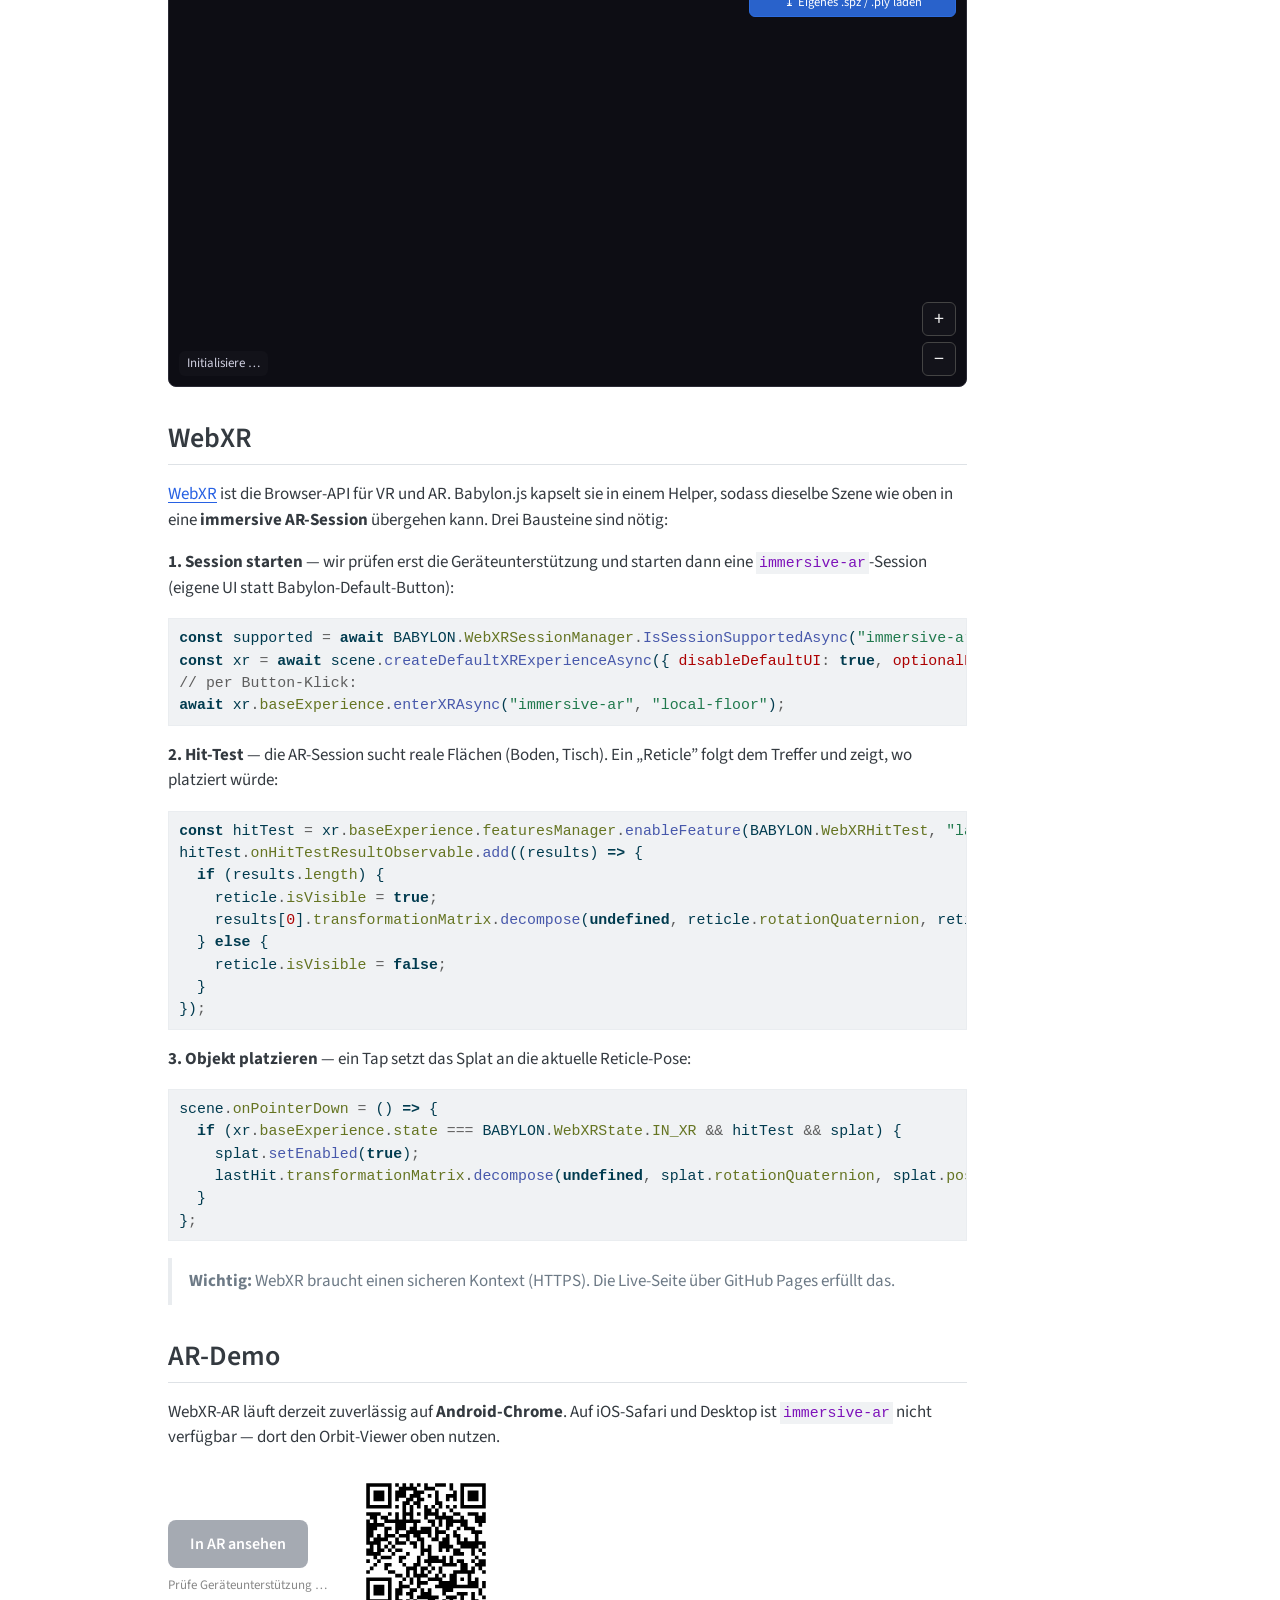
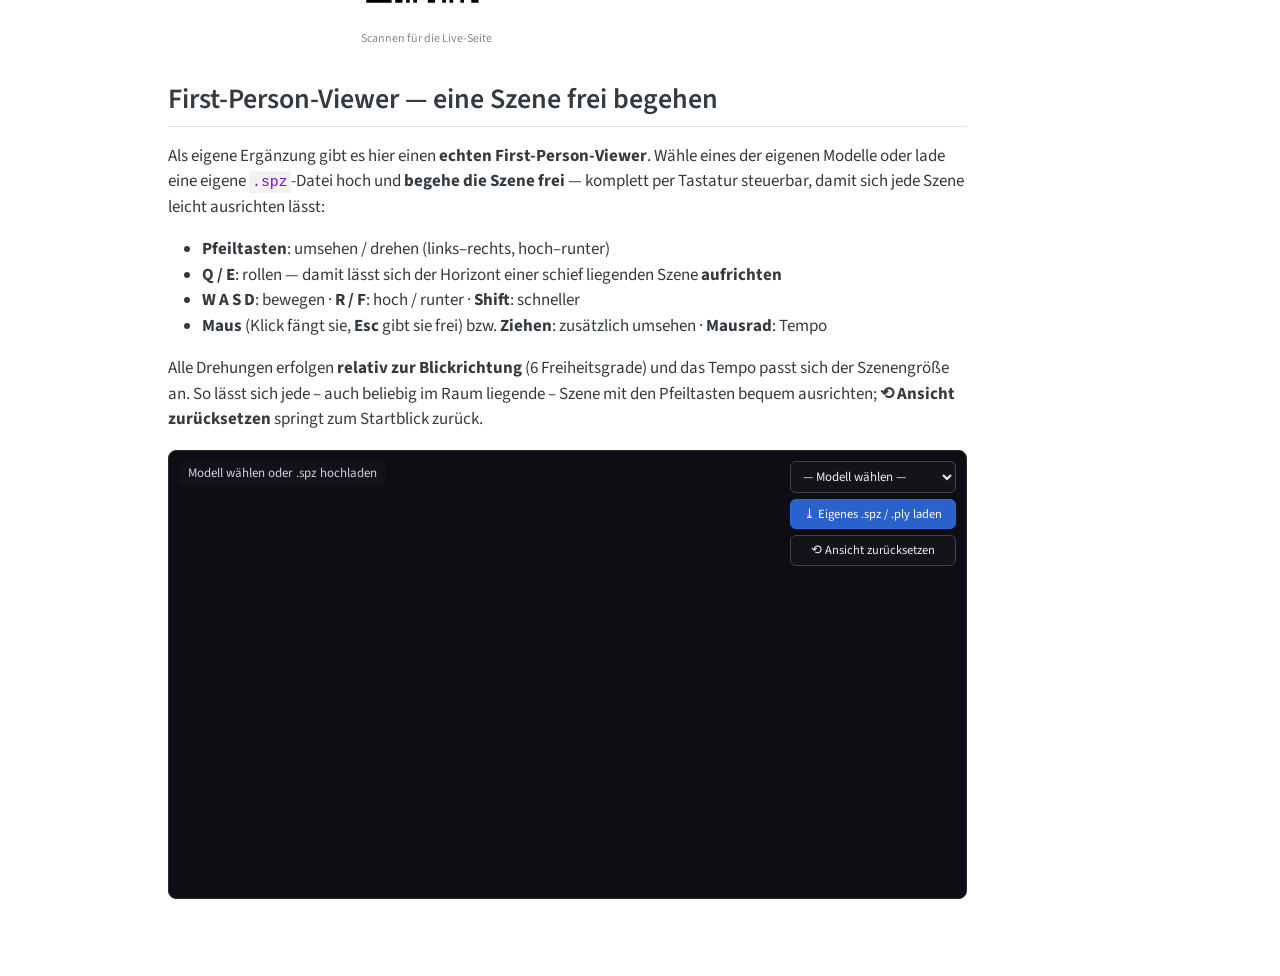
<file: web-ar/index.html>
<!DOCTYPE html>
<html xmlns="http://www.w3.org/1999/xhtml" lang="en" xml:lang="en"><head>

<meta charset="utf-8">
<meta name="generator" content="quarto-1.9.38">

<meta name="viewport" content="width=device-width, initial-scale=1.0, user-scalable=yes">


<title>Web &amp; AR Integration – 3D Gaussian Splatting im Web</title>
<style>
/* Default styles provided by pandoc.
** See https://pandoc.org/MANUAL.html#variables-for-html for config info.
*/
code{white-space: pre-wrap;}
span.smallcaps{font-variant: small-caps;}
div.columns{display: flex; gap: min(4vw, 1.5em);}
div.column{flex: auto; overflow-x: auto;}
div.hanging-indent{margin-left: 1.5em; text-indent: -1.5em;}
ul.task-list{list-style: none;}
ul.task-list li input[type="checkbox"] {
  width: 0.8em;
  margin: 0 0.8em 0.2em -1em; /* quarto-specific, see https://github.com/quarto-dev/quarto-cli/issues/4556 */ 
  vertical-align: middle;
}
/* CSS for syntax highlighting */
html { -webkit-text-size-adjust: 100%; }
pre > code.sourceCode { white-space: pre; position: relative; }
pre > code.sourceCode > span { display: inline-block; line-height: 1.25; }
pre > code.sourceCode > span:empty { height: 1.2em; }
.sourceCode { overflow: visible; }
code.sourceCode > span { color: inherit; text-decoration: inherit; }
div.sourceCode { margin: 1em 0; }
pre.sourceCode { margin: 0; }
@media screen {
div.sourceCode { overflow: auto; }
}
@media print {
pre > code.sourceCode { white-space: pre-wrap; }
pre > code.sourceCode > span { text-indent: -5em; padding-left: 5em; }
}
pre.numberSource code
  { counter-reset: source-line 0; }
pre.numberSource code > span
  { position: relative; left: -4em; counter-increment: source-line; }
pre.numberSource code > span > a:first-child::before
  { content: counter(source-line);
    position: relative; left: -1em; text-align: right; vertical-align: baseline;
    border: none; display: inline-block;
    -webkit-touch-callout: none; -webkit-user-select: none;
    -khtml-user-select: none; -moz-user-select: none;
    -ms-user-select: none; user-select: none;
    padding: 0 4px; width: 4em;
  }
pre.numberSource { margin-left: 3em;  padding-left: 4px; }
div.sourceCode
  {   }
@media screen {
pre > code.sourceCode > span > a:first-child::before { text-decoration: underline; }
}
</style>


<script src="../site_libs/quarto-nav/quarto-nav.js"></script>
<script src="../site_libs/quarto-nav/headroom.min.js"></script>
<script src="../site_libs/clipboard/clipboard.min.js"></script>
<script src="../site_libs/quarto-search/autocomplete.umd.js"></script>
<script src="../site_libs/quarto-search/fuse.min.js"></script>
<script src="../site_libs/quarto-search/quarto-search.js"></script>
<meta name="quarto:offset" content="../">
<script src="../site_libs/quarto-html/quarto.js" type="module"></script>
<script src="../site_libs/quarto-html/tabsets/tabsets.js" type="module"></script>
<script src="../site_libs/quarto-html/popper.min.js"></script>
<script src="../site_libs/quarto-html/tippy.umd.min.js"></script>
<script src="../site_libs/quarto-html/anchor.min.js"></script>
<link href="../site_libs/quarto-html/tippy.css" rel="stylesheet">
<link href="../site_libs/quarto-html/quarto-syntax-highlighting-15634bcf2e68342d4ad2dfa704d543f6.css" rel="stylesheet" id="quarto-text-highlighting-styles">
<script src="../site_libs/bootstrap/bootstrap.min.js"></script>
<link href="../site_libs/bootstrap/bootstrap-icons.css" rel="stylesheet">
<link href="../site_libs/bootstrap/bootstrap-bba5ebae505b5c03f3f0d8040a416a6b.min.css" rel="stylesheet" append-hash="true" id="quarto-bootstrap" data-mode="light">
<script id="quarto-search-options" type="application/json">{
  "location": "navbar",
  "copy-button": false,
  "collapse-after": 3,
  "panel-placement": "end",
  "type": "overlay",
  "limit": 50,
  "keyboard-shortcut": [
    "?"
  ],
  "language": {
    "search-no-results-text": "No results",
    "search-matching-documents-text": "matching documents",
    "search-copy-link-title": "Copy link to search",
    "search-hide-matches-text": "Hide additional matches",
    "search-more-match-text": "more match in this document",
    "search-more-matches-text": "more matches in this document",
    "search-clear-button-title": "Clear",
    "search-text-placeholder": "",
    "search-detached-cancel-button-title": "Cancel",
    "search-submit-button-title": "Submit",
    "search-label": "Search"
  }
}</script>


<link rel="stylesheet" href="../styles.css">
</head>

<body class="nav-fixed quarto-light">

<div id="quarto-search-results"></div>
  <header id="quarto-header" class="headroom fixed-top">
    <nav class="navbar navbar-expand-lg " data-bs-theme="dark">
      <div class="navbar-container container-fluid">
      <div class="navbar-brand-container mx-auto">
    <a class="navbar-brand" href="../index.html">
    <span class="navbar-title">3D Gaussian Splatting im Web</span>
    </a>
  </div>
            <div id="quarto-search" class="" title="Search"></div>
          <button class="navbar-toggler" type="button" data-bs-toggle="collapse" data-bs-target="#navbarCollapse" aria-controls="navbarCollapse" role="menu" aria-expanded="false" aria-label="Toggle navigation" onclick="if (window.quartoToggleHeadroom) { window.quartoToggleHeadroom(); }">
  <span class="navbar-toggler-icon"></span>
</button>
          <div class="collapse navbar-collapse" id="navbarCollapse">
            <ul class="navbar-nav navbar-nav-scroll me-auto">
  <li class="nav-item">
    <a class="nav-link" href="../index.html"> 
<span class="menu-text">Home</span></a>
  </li>  
  <li class="nav-item">
    <a class="nav-link" href="../theorie/index.html"> 
<span class="menu-text">Theorie &amp; Methodik</span></a>
  </li>  
  <li class="nav-item">
    <a class="nav-link" href="../pipeline/index.html"> 
<span class="menu-text">Capture &amp; Pipeline</span></a>
  </li>  
  <li class="nav-item">
    <a class="nav-link active" href="../web-ar/index.html" aria-current="page"> 
<span class="menu-text">Web &amp; AR</span></a>
  </li>  
  <li class="nav-item">
    <a class="nav-link" href="../demo/index.html"> 
<span class="menu-text">Demo</span></a>
  </li>  
</ul>
            <ul class="navbar-nav navbar-nav-scroll ms-auto">
  <li class="nav-item compact">
    <a class="nav-link" href="https://github.com/VC8-AR-Gaussian-Splatting-in-web/website"> <i class="bi bi-github" role="img">
</i> 
<span class="menu-text"></span></a>
  </li>  
</ul>
          </div> <!-- /navcollapse -->
            <div class="quarto-navbar-tools">
</div>
      </div> <!-- /container-fluid -->
    </nav>
</header>
<!-- content -->
<div id="quarto-content" class="quarto-container page-columns page-rows-contents page-layout-article page-navbar">
<!-- sidebar -->
<!-- margin-sidebar -->
    <div id="quarto-margin-sidebar" class="sidebar margin-sidebar">
        <nav id="TOC" role="doc-toc" class="toc-active">
    <h2 id="toc-title">On this page</h2>
   
  <ul>
  <li><a href="#babylon.js" id="toc-babylon.js" class="nav-link active" data-scroll-target="#babylon.js">Babylon.js</a>
  <ul class="collapse">
  <li><a href="#szene-aufsetzen" id="toc-szene-aufsetzen" class="nav-link" data-scroll-target="#szene-aufsetzen">Szene aufsetzen</a></li>
  <li><a href="#splat-laden-.spz-importieren" id="toc-splat-laden-.spz-importieren" class="nav-link" data-scroll-target="#splat-laden-.spz-importieren">Splat laden (<code>.spz</code> importieren)</a></li>
  </ul></li>
  <li><a href="#interaktiver-splat-viewer" id="toc-interaktiver-splat-viewer" class="nav-link" data-scroll-target="#interaktiver-splat-viewer">Interaktiver Splat-Viewer</a></li>
  <li><a href="#webxr" id="toc-webxr" class="nav-link" data-scroll-target="#webxr">WebXR</a></li>
  <li><a href="#ar-demo" id="toc-ar-demo" class="nav-link" data-scroll-target="#ar-demo">AR-Demo</a></li>
  <li><a href="#first-person-viewer-eine-szene-frei-begehen" id="toc-first-person-viewer-eine-szene-frei-begehen" class="nav-link" data-scroll-target="#first-person-viewer-eine-szene-frei-begehen">First-Person-Viewer — eine Szene frei begehen</a></li>
  </ul>
</nav>
    </div>
<!-- main -->
<main class="content" id="quarto-document-content">

<header id="title-block-header" class="quarto-title-block default">
<div class="quarto-title">
<h1 class="title">Web &amp; AR Integration</h1>
</div>



<div class="quarto-title-meta">

    
  
    
  </div>
  


</header>


<!-- OWNER: Friedrich Commichau -->
<p>3D Gaussian Splats lassen sich direkt im Browser darstellen — ohne Plugin, ohne App. Wir nutzen dafür <a href="https://www.babylonjs.com/">Babylon.js</a>, eine WebGL-/WebGPU-Engine, die seit Version 7 Gaussian Splatting <strong>nativ</strong> unterstützt.</p>
<section id="babylon.js" class="level2">
<h2 class="anchored" data-anchor-id="babylon.js">Babylon.js</h2>
<p>Babylon.js ist eine quelloffene 3D-Engine, die im Browser über WebGL2 (bzw. WebGPU) rendert. Für unseren Anwendungsfall sind drei Eigenschaften entscheidend:</p>
<ul>
<li><strong>Nativer Gaussian-Splatting-Support</strong> — <code>.splat</code>, <code>.ply</code> und das komprimierte <code>.spz</code> werden direkt über den Scene-Loader geladen; kein eigener Shader nötig.</li>
<li><strong>WebXR integriert</strong> — derselbe Code läuft später als immersive AR-Session (siehe unten).</li>
<li><strong>Läuft überall</strong> — Desktop, Android-Chrome, iOS-Safari teilen sich eine Codebasis.</li>
</ul>
<section id="szene-aufsetzen" class="level3">
<h3 class="anchored" data-anchor-id="szene-aufsetzen">Szene aufsetzen</h3>
<p>Eine minimale Babylon-Szene braucht eine <code>Engine</code> (gebunden an ein <code>&lt;canvas&gt;</code>), eine <code>Scene</code> und eine Kamera. Für einen Splat-Viewer eignet sich die <code>ArcRotateCamera</code> (Orbit-Steuerung per Maus/Touch):</p>
<div class="code-copy-outer-scaffold"><div class="sourceCode" id="cb1"><pre class="sourceCode js code-with-copy"><code class="sourceCode javascript"><span id="cb1-1"><a href="#cb1-1" aria-hidden="true" tabindex="-1"></a><span class="kw">const</span> canvas <span class="op">=</span> <span class="bu">document</span><span class="op">.</span><span class="fu">getElementById</span>(<span class="st">"renderCanvas"</span>)<span class="op">;</span></span>
<span id="cb1-2"><a href="#cb1-2" aria-hidden="true" tabindex="-1"></a><span class="kw">const</span> engine <span class="op">=</span> <span class="kw">new</span> BABYLON<span class="op">.</span><span class="fu">Engine</span>(canvas<span class="op">,</span> <span class="kw">true</span>)<span class="op">;</span></span>
<span id="cb1-3"><a href="#cb1-3" aria-hidden="true" tabindex="-1"></a></span>
<span id="cb1-4"><a href="#cb1-4" aria-hidden="true" tabindex="-1"></a><span class="kw">const</span> scene <span class="op">=</span> <span class="kw">new</span> BABYLON<span class="op">.</span><span class="fu">Scene</span>(engine)<span class="op">;</span></span>
<span id="cb1-5"><a href="#cb1-5" aria-hidden="true" tabindex="-1"></a><span class="kw">const</span> camera <span class="op">=</span> <span class="kw">new</span> BABYLON<span class="op">.</span><span class="fu">ArcRotateCamera</span>(</span>
<span id="cb1-6"><a href="#cb1-6" aria-hidden="true" tabindex="-1"></a>  <span class="st">"camera"</span><span class="op">,</span> <span class="op">-</span><span class="bu">Math</span><span class="op">.</span><span class="cn">PI</span> <span class="op">/</span> <span class="dv">2</span><span class="op">,</span> <span class="bu">Math</span><span class="op">.</span><span class="cn">PI</span> <span class="op">/</span> <span class="fl">2.2</span><span class="op">,</span> <span class="dv">6</span><span class="op">,</span> BABYLON<span class="op">.</span><span class="at">Vector3</span><span class="op">.</span><span class="fu">Zero</span>()<span class="op">,</span> scene</span>
<span id="cb1-7"><a href="#cb1-7" aria-hidden="true" tabindex="-1"></a>)<span class="op">;</span></span>
<span id="cb1-8"><a href="#cb1-8" aria-hidden="true" tabindex="-1"></a>camera<span class="op">.</span><span class="fu">attachControl</span>(canvas<span class="op">,</span> <span class="kw">true</span>)<span class="op">;</span>   <span class="co">// Maus-/Touch-Steuerung aktivieren</span></span>
<span id="cb1-9"><a href="#cb1-9" aria-hidden="true" tabindex="-1"></a></span>
<span id="cb1-10"><a href="#cb1-10" aria-hidden="true" tabindex="-1"></a>engine<span class="op">.</span><span class="fu">runRenderLoop</span>(() <span class="kw">=&gt;</span> scene<span class="op">.</span><span class="fu">render</span>())<span class="op">;</span></span>
<span id="cb1-11"><a href="#cb1-11" aria-hidden="true" tabindex="-1"></a><span class="bu">window</span><span class="op">.</span><span class="fu">addEventListener</span>(<span class="st">"resize"</span><span class="op">,</span> () <span class="kw">=&gt;</span> engine<span class="op">.</span><span class="fu">resize</span>())<span class="op">;</span></span></code></pre></div><button title="Copy to Clipboard" class="code-copy-button"><i class="bi"></i></button></div>
</section>
<section id="splat-laden-.spz-importieren" class="level3">
<h3 class="anchored" data-anchor-id="splat-laden-.spz-importieren">Splat laden (<code>.spz</code> importieren)</h3>
<p>Das von exportierte Modell wird über <code>SceneLoader.ImportMeshAsync</code> geladen. Der passende Loader wird automatisch an der Dateiendung erkannt (<code>.splat</code>, <code>.ply</code>, <code>.spz</code>):</p>
<div class="code-copy-outer-scaffold"><div class="sourceCode" id="cb2"><pre class="sourceCode js code-with-copy"><code class="sourceCode javascript"><span id="cb2-1"><a href="#cb2-1" aria-hidden="true" tabindex="-1"></a><span class="co">// Voraussetzung: babylonjs.loaders eingebunden (registriert den Splat-Loader)</span></span>
<span id="cb2-2"><a href="#cb2-2" aria-hidden="true" tabindex="-1"></a><span class="kw">const</span> result <span class="op">=</span> <span class="cf">await</span> BABYLON<span class="op">.</span><span class="at">SceneLoader</span><span class="op">.</span><span class="fu">ImportMeshAsync</span>(</span>
<span id="cb2-3"><a href="#cb2-3" aria-hidden="true" tabindex="-1"></a>  <span class="kw">null</span><span class="op">,</span>                 <span class="co">// alle Meshes</span></span>
<span id="cb2-4"><a href="#cb2-4" aria-hidden="true" tabindex="-1"></a>  <span class="st">"models/"</span><span class="op">,</span>            <span class="co">// Wurzelpfad</span></span>
<span id="cb2-5"><a href="#cb2-5" aria-hidden="true" tabindex="-1"></a>  <span class="st">"szene.spz"</span><span class="op">,</span>          <span class="co">// Datei (unser Modell)</span></span>
<span id="cb2-6"><a href="#cb2-6" aria-hidden="true" tabindex="-1"></a>  scene</span>
<span id="cb2-7"><a href="#cb2-7" aria-hidden="true" tabindex="-1"></a>)<span class="op">;</span></span>
<span id="cb2-8"><a href="#cb2-8" aria-hidden="true" tabindex="-1"></a></span>
<span id="cb2-9"><a href="#cb2-9" aria-hidden="true" tabindex="-1"></a><span class="kw">const</span> splat <span class="op">=</span> result<span class="op">.</span><span class="at">meshes</span>[<span class="dv">0</span>]<span class="op">;</span>       <span class="co">// GaussianSplattingMesh</span></span>
<span id="cb2-10"><a href="#cb2-10" aria-hidden="true" tabindex="-1"></a>splat<span class="op">.</span><span class="at">position</span><span class="op">.</span><span class="at">y</span> <span class="op">=</span> <span class="dv">0</span><span class="op">;</span></span></code></pre></div><button title="Copy to Clipboard" class="code-copy-button"><i class="bi"></i></button></div>
<blockquote class="blockquote">
<p><code>.spz</code> ist das komprimierte Splat-Format fürs Web (deutlich kleiner als <code>.ply</code>). Es wird ab Babylon.js 7 unterstützt und benötigt das <code>babylonjs.loaders</code>-Paket.</p>
</blockquote>
</section>
</section>
<section id="interaktiver-splat-viewer" class="level2">
<h2 class="anchored" data-anchor-id="interaktiver-splat-viewer">Interaktiver Splat-Viewer</h2>
<p>Der folgende Viewer läuft live auf dieser Seite. Mit der Maus (bzw. per Touch) rotieren, zoomen und verschieben; oben rechts lässt sich zwischen unseren <strong>eigenen Modellen</strong> (Vase, WM-Pokal, Gartenhütte, Wasserspray) und einigen Babylon-Beispielen wechseln. Über <strong>⤓ Eigenes .spz / .ply laden</strong> lässt sich außerdem jederzeit ein eigenes Modell direkt vom Gerät hochladen und ansehen.</p>
<div id="splat-viewer" style="position:relative;width:100%;aspect-ratio:16/9;min-height:320px;border-radius:8px;overflow:hidden;background:#0d0d14;border:1px solid #2a2a35;">
  <canvas id="renderCanvas" style="width:100%;height:100%;display:block;outline:none;touch-action:none;"></canvas>
  <div style="position:absolute;top:10px;right:10px;display:flex;flex-direction:column;gap:6px;align-items:stretch;max-width:62%;">
    <select id="splat-select" style="padding:5px 8px;border-radius:6px;border:1px solid #444;background:rgba(20,20,28,.85);color:#eee;font-size:13px;cursor:pointer;">
      <optgroup label="Eigene Modelle">
        <option value="models/vase.spz">Vase (eigenes Modell)</option>
        <option value="models/wm_pokal.spz">WM-Pokal (eigenes Modell)</option>
        <option value="models/gartenhuette.spz">Gartenhütte (eigenes Modell)</option>
        <option value="models/wasserspray.spz">Wasserspray (eigenes Modell)</option>
      </optgroup>
      <optgroup label="Babylon-Beispiele">
        <option value="https://assets.babylonjs.com/splats/gs_Sqwakers_trimed.splat">Sqwakers</option>
        <option value="https://assets.babylonjs.com/splats/gs_Plants.splat">Plants</option>
        <option value="https://assets.babylonjs.com/splats/gs_Skull.splat">Skull</option>
        <option value="https://assets.babylonjs.com/splats/Halo_Believe.splat">Halo</option>
      </optgroup>
    </select>
    <label for="splat-upload" style="padding:5px 8px;border-radius:6px;border:1px solid #2d6cdf;background:rgba(45,108,223,.9);color:#fff;font-size:12.5px;text-align:center;cursor:pointer;">⤓ Eigenes .spz / .ply laden</label>
    <input id="splat-upload" type="file" accept=".spz,.ply,.splat" style="display:none;">
  </div>
  <div id="splat-status" style="position:absolute;bottom:10px;left:10px;color:#cfcfe0;font-size:13px;background:rgba(20,20,28,.7);padding:3px 8px;border-radius:6px;">Initialisiere …</div>
  <div id="splat-zoom" style="position:absolute;bottom:10px;right:10px;display:flex;flex-direction:column;gap:6px;">
    <button type="button" data-zoom="in" aria-label="Hineinzoomen" style="width:34px;height:34px;font-size:20px;line-height:1;border-radius:6px;border:1px solid #444;background:rgba(20,20,28,.85);color:#eee;cursor:pointer;">+</button>
    <button type="button" data-zoom="out" aria-label="Herauszoomen" style="width:34px;height:34px;font-size:20px;line-height:1;border-radius:6px;border:1px solid #444;background:rgba(20,20,28,.85);color:#eee;cursor:pointer;">−</button>
  </div>
</div>

<script src="https://cdn.babylonjs.com/babylon.js"></script>
<script src="https://cdn.babylonjs.com/loaders/babylonjs.loaders.min.js"></script>
<script>
// --- Auto-Level -------------------------------------------------------------
// Trainierte .spz liegen oft "Z-up" (oder beliebig) im Raum – Babylon erwartet
// Y-up. Per PCA über die Splat-Positionen die dominante Ebene (Boden/Tisch)
// finden und deren Normale auf Welt-Y drehen. So bleibt der Horizont beim
// "im Kreis drehen" waagerecht. axis = [x,y,z] (lokal) erzwingt eine feste Achse.
window.gsAlignUp = window.gsAlignUp || function (mesh, axis) {
  const p = mesh._splatPositions, n = mesh._vertexCount;
  let up;
  if (axis) {
    up = axis.slice();
  } else if (p && n) {
    const stride = Math.round(p.length / n);
    const step = Math.max(1, Math.floor(n / 20000));
    let cnt = 0, mx = 0, my = 0, mz = 0;
    for (let i = 0; i < n; i += step) { const o = i * stride; mx += p[o]; my += p[o + 1]; mz += p[o + 2]; cnt++; }
    mx /= cnt; my /= cnt; mz /= cnt;
    let cxx = 0, cyy = 0, czz = 0, cxy = 0, cxz = 0, cyz = 0;
    for (let i = 0; i < n; i += step) {
      const o = i * stride, dx = p[o] - mx, dy = p[o + 1] - my, dz = p[o + 2] - mz;
      cxx += dx * dx; cyy += dy * dy; czz += dz * dz; cxy += dx * dy; cxz += dx * dz; cyz += dy * dz;
    }
    // Jacobi-Eigenzerlegung der symmetrischen 3x3-Kovarianz
    const A = [[cxx, cxy, cxz], [cxy, cyy, cyz], [cxz, cyz, czz]], V = [[1, 0, 0], [0, 1, 0], [0, 0, 1]];
    for (let s = 0; s < 24; s++) {
      let pp = 0, q = 1, mv = Math.abs(A[0][1]);
      if (Math.abs(A[0][2]) > mv) { mv = Math.abs(A[0][2]); pp = 0; q = 2; }
      if (Math.abs(A[1][2]) > mv) { mv = Math.abs(A[1][2]); pp = 1; q = 2; }
      if (mv < 1e-9) break;
      const ph = 0.5 * Math.atan2(2 * A[pp][q], A[q][q] - A[pp][pp]), c = Math.cos(ph), sn = Math.sin(ph);
      for (let k = 0; k < 3; k++) { const x = A[k][pp], y = A[k][q]; A[k][pp] = c * x - sn * y; A[k][q] = sn * x + c * y; }
      for (let k = 0; k < 3; k++) { const x = A[pp][k], y = A[q][k]; A[pp][k] = c * x - sn * y; A[q][k] = sn * x + c * y; }
      for (let k = 0; k < 3; k++) { const x = V[k][pp], y = V[k][q]; V[k][pp] = c * x - sn * y; V[k][q] = sn * x + c * y; }
    }
    const ev = [A[0][0], A[1][1], A[2][2]];
    let sm = 0; if (ev[1] < ev[sm]) sm = 1; if (ev[2] < ev[sm]) sm = 2;  // kleinste Varianz = Ebenen-Normale
    let ux = V[0][sm], uy = V[1][sm], uz = V[2][sm]; const L = Math.hypot(ux, uy, uz) || 1; ux /= L; uy /= L; uz /= L;
    // Vorzeichen über die Schiefe: Objekte ragen vom Boden weg -> "oben"
    let s3 = 0;
    for (let i = 0; i < n; i += step) { const o = i * stride, t = (p[o] - mx) * ux + (p[o + 1] - my) * uy + (p[o + 2] - mz) * uz; s3 += t * t * t; }
    if (s3 < 0) { ux = -ux; uy = -uy; uz = -uz; }
    up = [ux, uy, uz];
  } else {
    return null;
  }
  // Rotation, die "up" auf Welt-Y abbildet
  const U = new BABYLON.Vector3(up[0], up[1], up[2]).normalize(), Y = BABYLON.Axis.Y;
  const d = BABYLON.Vector3.Dot(U, Y);
  let q;
  if (d > 0.9999) q = BABYLON.Quaternion.Identity();
  else if (d < -0.9999) q = BABYLON.Quaternion.RotationAxis(BABYLON.Axis.X, Math.PI);
  else q = BABYLON.Quaternion.RotationAxis(BABYLON.Vector3.Cross(U, Y).normalize(), Math.acos(Math.max(-1, Math.min(1, d))));
  mesh.rotationQuaternion = q;
  mesh.computeWorldMatrix(true);
  mesh.refreshBoundingInfo(true);
  return up;
};

function installViewerShortcuts() {
  if (window.__viewerShortcutsInstalled) return;
  window.__viewerShortcutsInstalled = true;

  window.addEventListener("keydown", (e) => {
    const target = e.target;
    const isTyping = !!(target && (target.tagName === "INPUT" || target.tagName === "TEXTAREA" || target.tagName === "SELECT" || target.isContentEditable));
    const key = e.key?.toLowerCase();

    if (!e.metaKey && !e.ctrlKey && !e.altKey && !isTyping) {
      if (key === "s") {
        return;
      }
      if (key === "+" || key === "=" || key === "-" || key === "_") {
        e.preventDefault();
        e.stopPropagation();
        const zoomDirection = key === "-" || key === "_" ? "out" : "in";
        const viewer = document.getElementById("renderCanvas");
        if (viewer && viewer.__zoomHandler) viewer.__zoomHandler(zoomDirection);
      }
    }
  }, true);
}

function initSplatViewer() {
  if (window.__splatViewerInit) return;
  window.__splatViewerInit = true;
  installViewerShortcuts();

  const canvas = document.getElementById("renderCanvas");
  const select = document.getElementById("splat-select");
  const statusEl = document.getElementById("splat-status");
  const setStatus = (t) => { statusEl.style.display = t ? "block" : "none"; statusEl.textContent = t; };

  const engine = new BABYLON.Engine(canvas, true, { preserveDrawingBuffer: true, stencil: true });
  const scene = new BABYLON.Scene(engine);
  scene.clearColor = new BABYLON.Color4(0.05, 0.05, 0.08, 1);

  const camera = new BABYLON.ArcRotateCamera("camera", -Math.PI / 2, Math.PI / 2.2, 6, BABYLON.Vector3.Zero(), scene);
  camera.attachControl(canvas, true);
  camera.inputs.removeByType("ArcRotateCameraMouseWheelInput");   // Rad allein soll die Seite scrollen, nicht zoomen
  camera.lowerRadiusLimit = 1.5;
  camera.upperRadiusLimit = 25;
  camera.minZ = 0.1;
  camera.lowerBetaLimit = 0.01;
  camera.upperBetaLimit = Math.PI - 0.01;
  camera.allowUpsideDown = true;

  const upload = document.getElementById("splat-upload");
  let current = null;

  // Kamera automatisch auf die geladene Szene einpassen – eigene Modelle sind
  // nicht zentriert/normiert, sonst startet die Kamera mitten in der Punktwolke.
  function frameCamera(mesh) {
    mesh.refreshBoundingInfo(true);
    const bb = mesh.getBoundingInfo().boundingBox;
    const diag = bb.maximumWorld.subtract(bb.minimumWorld).length() || 6;
    camera.setTarget(bb.centerWorld);
    camera.radius = Math.min(Math.max(diag * 1.05, 3), 18);
    camera.lowerRadiusLimit = Math.max(diag * 0.05, 0.75);
    camera.upperRadiusLimit = Math.max(diag * 4, 18);
    camera.minZ = Math.min(0.05, diag * 0.01);
    camera.wheelPrecision = Math.max(0.5, 60 / diag);
  }

  function zoomCamera(direction) {
    const step = Math.max(0.15, camera.radius * 0.15);
    const delta = direction === "in" ? -step : step;
    const nextRadius = camera.radius + delta;
    camera.radius = Math.min(Math.max(nextRadius, camera.lowerRadiusLimit), camera.upperRadiusLimit);
  }
  canvas.__zoomHandler = zoomCamera;

  // src kann eine URL (String) oder ein hochgeladenes File-Objekt sein.
  // Bei Files erzwingt ext (".spz"/".ply"/".splat") den passenden Loader.
  async function loadSplat(src, ext) {
    if (current) { current.dispose(); current = null; }
    setStatus("Lade Modell …");
    try {
      const result = await BABYLON.SceneLoader.ImportMeshAsync(null, "", src, scene, null, ext || undefined);
      current = result.meshes[0];
      gsAlignUp(current, [0, 1, 0]);  // Modelle explizit auf Y-up ausrichten, damit sie nicht auf dem Kopf stehen
      frameCamera(current);
      setStatus("");
    } catch (e) {
      setStatus("Fehler beim Laden: " + (e && e.message ? e.message : e));
    }
  }

  engine.runRenderLoop(() => scene.render());
  window.addEventListener("resize", () => engine.resize());
  select.addEventListener("change", () => loadSplat(select.value));
  document.querySelectorAll("[data-zoom]").forEach((btn) => {
    btn.addEventListener("pointerdown", (e) => {
      e.preventDefault();
      e.stopPropagation();
      zoomCamera(btn.getAttribute("data-zoom"));
    });
    btn.addEventListener("click", (e) => {
      e.preventDefault();
      e.stopPropagation();
      zoomCamera(btn.getAttribute("data-zoom"));
    });
  });
  upload.addEventListener("change", () => {
    const f = upload.files[0];
    if (f) loadSplat(f, "." + f.name.split(".").pop().toLowerCase());
  });

  loadSplat(select.value);   // beim Start: eigenes Vase-Modell

  // ---- WebXR / AR (Elemente im Abschnitt "AR-Demo") ----
  const arBtn = document.getElementById("ar-start");
  const arStatus = document.getElementById("ar-status");
  const setArStatus = (t) => { if (arStatus) arStatus.textContent = t; };

  // Reticle (liegt flach, markiert die erkannte Fläche)
  const reticle = BABYLON.MeshBuilder.CreateTorus("reticle", { diameter: 0.15, thickness: 0.02, tessellation: 48 }, scene);
  reticle.rotationQuaternion = new BABYLON.Quaternion();
  reticle.isVisible = false;
  const reticleMat = new BABYLON.StandardMaterial("reticleMat", scene);
  reticleMat.emissiveColor = new BABYLON.Color3(0.2, 0.8, 1);
  reticleMat.disableLighting = true;
  reticle.material = reticleMat;

  let hitTest = null;   // aktueller Hit-Test-Treffer

  async function initXR() {
    if (!arBtn) return;
    if (!navigator.xr) {
      setArStatus("WebXR wird von diesem Browser nicht unterstützt. Nutze den Orbit-Viewer oben.");
      return;
    }
    const supported = await BABYLON.WebXRSessionManager.IsSessionSupportedAsync("immersive-ar");
    if (!supported) {
      setArStatus("immersive-ar wird auf diesem Gerät nicht unterstützt (funktioniert auf Android-Chrome). Nutze den Orbit-Viewer oben.");
      return;
    }

    const xrHelper = await scene.createDefaultXRExperienceAsync({ disableDefaultUI: true, optionalFeatures: true });
    const fm = xrHelper.baseExperience.featuresManager;
    const xrHitTest = fm.enableFeature(BABYLON.WebXRHitTest, "latest");

    xrHitTest.onHitTestResultObservable.add((results) => {
      if (results.length) {
        hitTest = results[0];
        reticle.isVisible = true;
        hitTest.transformationMatrix.decompose(undefined, reticle.rotationQuaternion, reticle.position);
      } else {
        hitTest = undefined;
        reticle.isVisible = false;
      }
    });

    xrHelper.baseExperience.onStateChangedObservable.add((state) => {
      if (state === BABYLON.WebXRState.IN_XR) {
        if (current) current.setEnabled(false);        // bis zur Platzierung verstecken
      } else if (state === BABYLON.WebXRState.NOT_IN_XR) {
        reticle.isVisible = false;
        if (current) { current.setEnabled(true); current.position.set(0, 0, 0); current.scaling.setAll(1); }
      }
    });

    scene.onPointerDown = () => {
      if (xrHelper.baseExperience.state === BABYLON.WebXRState.IN_XR && hitTest && current) {
        current.setEnabled(true);
        hitTest.transformationMatrix.decompose(undefined, current.rotationQuaternion, current.position);
        current.scaling.setAll(0.5);
      }
    };

    arBtn.disabled = false;
    setArStatus("Bereit. Tippe auf den AR-Button.");
    arBtn.addEventListener("click", async () => {
      try {
        await xrHelper.baseExperience.enterXRAsync("immersive-ar", "local-floor");
      } catch (e) {
        setArStatus("AR konnte nicht gestartet werden: " + (e && e.message ? e.message : e));
      }
    });
  }

  initXR();
}

if (document.readyState === "loading") {
  document.addEventListener("DOMContentLoaded", initSplatViewer);
} else {
  initSplatViewer();
}
</script>
</section>
<section id="webxr" class="level2">
<h2 class="anchored" data-anchor-id="webxr">WebXR</h2>
<p><a href="https://immersiveweb.dev/">WebXR</a> ist die Browser-API für VR und AR. Babylon.js kapselt sie in einem Helper, sodass dieselbe Szene wie oben in eine <strong>immersive AR-Session</strong> übergehen kann. Drei Bausteine sind nötig:</p>
<p><strong>1. Session starten</strong> — wir prüfen erst die Geräteunterstützung und starten dann eine <code>immersive-ar</code>-Session (eigene UI statt Babylon-Default-Button):</p>
<div class="code-copy-outer-scaffold"><div class="sourceCode" id="cb3"><pre class="sourceCode js code-with-copy"><code class="sourceCode javascript"><span id="cb3-1"><a href="#cb3-1" aria-hidden="true" tabindex="-1"></a><span class="kw">const</span> supported <span class="op">=</span> <span class="cf">await</span> BABYLON<span class="op">.</span><span class="at">WebXRSessionManager</span><span class="op">.</span><span class="fu">IsSessionSupportedAsync</span>(<span class="st">"immersive-ar"</span>)<span class="op">;</span></span>
<span id="cb3-2"><a href="#cb3-2" aria-hidden="true" tabindex="-1"></a><span class="kw">const</span> xr <span class="op">=</span> <span class="cf">await</span> scene<span class="op">.</span><span class="fu">createDefaultXRExperienceAsync</span>({ <span class="dt">disableDefaultUI</span><span class="op">:</span> <span class="kw">true</span><span class="op">,</span> <span class="dt">optionalFeatures</span><span class="op">:</span> <span class="kw">true</span> })<span class="op">;</span></span>
<span id="cb3-3"><a href="#cb3-3" aria-hidden="true" tabindex="-1"></a><span class="co">// per Button-Klick:</span></span>
<span id="cb3-4"><a href="#cb3-4" aria-hidden="true" tabindex="-1"></a><span class="cf">await</span> xr<span class="op">.</span><span class="at">baseExperience</span><span class="op">.</span><span class="fu">enterXRAsync</span>(<span class="st">"immersive-ar"</span><span class="op">,</span> <span class="st">"local-floor"</span>)<span class="op">;</span></span></code></pre></div><button title="Copy to Clipboard" class="code-copy-button"><i class="bi"></i></button></div>
<p><strong>2. Hit-Test</strong> — die AR-Session sucht reale Flächen (Boden, Tisch). Ein „Reticle” folgt dem Treffer und zeigt, wo platziert würde:</p>
<div class="code-copy-outer-scaffold"><div class="sourceCode" id="cb4"><pre class="sourceCode js code-with-copy"><code class="sourceCode javascript"><span id="cb4-1"><a href="#cb4-1" aria-hidden="true" tabindex="-1"></a><span class="kw">const</span> hitTest <span class="op">=</span> xr<span class="op">.</span><span class="at">baseExperience</span><span class="op">.</span><span class="at">featuresManager</span><span class="op">.</span><span class="fu">enableFeature</span>(BABYLON<span class="op">.</span><span class="at">WebXRHitTest</span><span class="op">,</span> <span class="st">"latest"</span>)<span class="op">;</span></span>
<span id="cb4-2"><a href="#cb4-2" aria-hidden="true" tabindex="-1"></a>hitTest<span class="op">.</span><span class="at">onHitTestResultObservable</span><span class="op">.</span><span class="fu">add</span>((results) <span class="kw">=&gt;</span> {</span>
<span id="cb4-3"><a href="#cb4-3" aria-hidden="true" tabindex="-1"></a>  <span class="cf">if</span> (results<span class="op">.</span><span class="at">length</span>) {</span>
<span id="cb4-4"><a href="#cb4-4" aria-hidden="true" tabindex="-1"></a>    reticle<span class="op">.</span><span class="at">isVisible</span> <span class="op">=</span> <span class="kw">true</span><span class="op">;</span></span>
<span id="cb4-5"><a href="#cb4-5" aria-hidden="true" tabindex="-1"></a>    results[<span class="dv">0</span>]<span class="op">.</span><span class="at">transformationMatrix</span><span class="op">.</span><span class="fu">decompose</span>(<span class="kw">undefined</span><span class="op">,</span> reticle<span class="op">.</span><span class="at">rotationQuaternion</span><span class="op">,</span> reticle<span class="op">.</span><span class="at">position</span>)<span class="op">;</span></span>
<span id="cb4-6"><a href="#cb4-6" aria-hidden="true" tabindex="-1"></a>  } <span class="cf">else</span> {</span>
<span id="cb4-7"><a href="#cb4-7" aria-hidden="true" tabindex="-1"></a>    reticle<span class="op">.</span><span class="at">isVisible</span> <span class="op">=</span> <span class="kw">false</span><span class="op">;</span></span>
<span id="cb4-8"><a href="#cb4-8" aria-hidden="true" tabindex="-1"></a>  }</span>
<span id="cb4-9"><a href="#cb4-9" aria-hidden="true" tabindex="-1"></a>})<span class="op">;</span></span></code></pre></div><button title="Copy to Clipboard" class="code-copy-button"><i class="bi"></i></button></div>
<p><strong>3. Objekt platzieren</strong> — ein Tap setzt das Splat an die aktuelle Reticle-Pose:</p>
<div class="code-copy-outer-scaffold"><div class="sourceCode" id="cb5"><pre class="sourceCode js code-with-copy"><code class="sourceCode javascript"><span id="cb5-1"><a href="#cb5-1" aria-hidden="true" tabindex="-1"></a>scene<span class="op">.</span><span class="at">onPointerDown</span> <span class="op">=</span> () <span class="kw">=&gt;</span> {</span>
<span id="cb5-2"><a href="#cb5-2" aria-hidden="true" tabindex="-1"></a>  <span class="cf">if</span> (xr<span class="op">.</span><span class="at">baseExperience</span><span class="op">.</span><span class="at">state</span> <span class="op">===</span> BABYLON<span class="op">.</span><span class="at">WebXRState</span><span class="op">.</span><span class="at">IN_XR</span> <span class="op">&amp;&amp;</span> hitTest <span class="op">&amp;&amp;</span> splat) {</span>
<span id="cb5-3"><a href="#cb5-3" aria-hidden="true" tabindex="-1"></a>    splat<span class="op">.</span><span class="fu">setEnabled</span>(<span class="kw">true</span>)<span class="op">;</span></span>
<span id="cb5-4"><a href="#cb5-4" aria-hidden="true" tabindex="-1"></a>    lastHit<span class="op">.</span><span class="at">transformationMatrix</span><span class="op">.</span><span class="fu">decompose</span>(<span class="kw">undefined</span><span class="op">,</span> splat<span class="op">.</span><span class="at">rotationQuaternion</span><span class="op">,</span> splat<span class="op">.</span><span class="at">position</span>)<span class="op">;</span></span>
<span id="cb5-5"><a href="#cb5-5" aria-hidden="true" tabindex="-1"></a>  }</span>
<span id="cb5-6"><a href="#cb5-6" aria-hidden="true" tabindex="-1"></a>}<span class="op">;</span></span></code></pre></div><button title="Copy to Clipboard" class="code-copy-button"><i class="bi"></i></button></div>
<blockquote class="blockquote">
<p><strong>Wichtig:</strong> WebXR braucht einen sicheren Kontext (HTTPS). Die Live-Seite über GitHub Pages erfüllt das.</p>
</blockquote>
</section>
<section id="ar-demo" class="level2">
<h2 class="anchored" data-anchor-id="ar-demo">AR-Demo</h2>
<p>WebXR-AR läuft derzeit zuverlässig auf <strong>Android-Chrome</strong>. Auf iOS-Safari und Desktop ist <code>immersive-ar</code> nicht verfügbar — dort den Orbit-Viewer oben nutzen.</p>
<style>#ar-start:disabled{background:#6b7280 !important;cursor:not-allowed !important;opacity:.6;}</style>
<div style="display:flex;flex-wrap:wrap;gap:24px;align-items:center;margin-top:1rem;">
  <div>
    <button id="ar-start" disabled="" style="padding:12px 22px;font-size:16px;font-weight:600;border:none;border-radius:8px;background:#1f8feb;color:#fff;cursor:pointer;">In AR ansehen</button>
    <div id="ar-status" style="margin-top:8px;font-size:13px;color:#888;max-width:340px;">Prüfe Geräteunterstützung …</div>
  </div>
  <figure style="margin:0;text-align:center;" class="figure">
    <img src="qr-ar-demo.svg" alt="QR-Code zur AR-Demo" width="150" height="150" style="background:#fff;padding:8px;border-radius:8px;" class="figure-img">
    <figcaption style="font-size:12px;color:#888;margin-top:4px;">Scannen für die Live-Seite</figcaption>
  </figure>
</div>
</section>
<section id="first-person-viewer-eine-szene-frei-begehen" class="level2">
<h2 class="anchored" data-anchor-id="first-person-viewer-eine-szene-frei-begehen">First-Person-Viewer — eine Szene frei begehen</h2>
<p>Als eigene Ergänzung gibt es hier einen <strong>echten First-Person-Viewer</strong>. Wähle eines der eigenen Modelle oder lade eine eigene <code>.spz</code>-Datei hoch und <strong>begehe die Szene frei</strong> — komplett per Tastatur steuerbar, damit sich jede Szene leicht ausrichten lässt:</p>
<ul>
<li><strong>Pfeiltasten</strong>: umsehen / drehen (links–rechts, hoch–runter)</li>
<li><strong>Q / E</strong>: rollen — damit lässt sich der Horizont einer schief liegenden Szene <strong>aufrichten</strong></li>
<li><strong>W A S D</strong>: bewegen · <strong>R / F</strong>: hoch / runter · <strong>Shift</strong>: schneller</li>
<li><strong>Maus</strong> (Klick fängt sie, <strong>Esc</strong> gibt sie frei) bzw. <strong>Ziehen</strong>: zusätzlich umsehen · <strong>Mausrad</strong>: Tempo</li>
</ul>
<p>Alle Drehungen erfolgen <strong>relativ zur Blickrichtung</strong> (6 Freiheitsgrade) und das Tempo passt sich der Szenengröße an. So lässt sich jede – auch beliebig im Raum liegende – Szene mit den Pfeiltasten bequem ausrichten; <strong>⟲ Ansicht zurücksetzen</strong> springt zum Startblick zurück.</p>
<div id="fp-viewer" style="position:relative;width:100%;aspect-ratio:16/9;min-height:340px;border-radius:8px;overflow:hidden;background:#0d0d14;border:1px solid #2a2a35;cursor:grab;">
  <canvas id="fpCanvas" style="width:100%;height:100%;display:block;outline:none;touch-action:none;"></canvas>
  <div style="position:absolute;top:10px;right:10px;display:flex;flex-direction:column;gap:6px;align-items:stretch;max-width:62%;">
    <select id="fp-select" style="padding:5px 8px;border-radius:6px;border:1px solid #444;background:rgba(20,20,28,.85);color:#eee;font-size:13px;cursor:pointer;">
      <option value="">— Modell wählen —</option>
      <option value="models/gartenhuette.spz">Gartenhütte (begehbar)</option>
      <option value="models/vase.spz">Vase</option>
      <option value="models/wm_pokal.spz">WM-Pokal</option>
      <option value="models/wasserspray.spz">Wasserspray</option>
    </select>
    <label for="fp-upload" style="padding:5px 8px;border-radius:6px;border:1px solid #2d6cdf;background:rgba(45,108,223,.9);color:#fff;font-size:12.5px;text-align:center;cursor:pointer;">⤓ Eigenes .spz / .ply laden</label>
    <input id="fp-upload" type="file" accept=".spz,.ply,.splat" style="display:none;">
    <button id="fp-reset" style="padding:5px 8px;border-radius:6px;border:1px solid #444;background:rgba(20,20,28,.85);color:#eee;font-size:12.5px;cursor:pointer;">⟲ Ansicht zurücksetzen</button>
  </div>
  <div id="fp-status" style="position:absolute;top:10px;left:10px;color:#cfcfe0;font-size:13px;background:rgba(20,20,28,.7);padding:3px 9px;border-radius:6px;pointer-events:none;">Modell wählen oder .spz hochladen</div>
  <div id="fp-help" style="position:absolute;bottom:10px;left:10px;max-width:74%;color:#dfe3ee;font-size:12px;background:rgba(20,20,28,.66);padding:6px 10px;border-radius:8px;pointer-events:none;line-height:1.5;display:none;"><b>Pfeiltasten</b> drehen · <b>Q/E</b> rollen (aufrichten) · <b>WASD</b> bewegen · <b>R/F</b> hoch/runter · <b>Shift</b> schneller · <b>Maus</b> umsehen</div>
  <div id="fp-speed" style="position:absolute;bottom:10px;right:10px;color:#cfcfe0;font-size:12px;background:rgba(20,20,28,.7);padding:3px 8px;border-radius:6px;pointer-events:none;display:none;">Tempo 100%</div>
</div>

<script>
(function () {
  function initFP() {
    if (window.__fpViewerInit) return;
    // BABYLON wird vom Viewer oben per CDN geladen; ggf. kurz warten.
    if (!window.BABYLON || !BABYLON.SceneLoader) { setTimeout(initFP, 200); return; }
    window.__fpViewerInit = true;
    installViewerShortcuts();

    const wrap = document.getElementById("fp-viewer");
    const canvas = document.getElementById("fpCanvas");
    const select = document.getElementById("fp-select");
    const upload = document.getElementById("fp-upload");
    const resetBtn = document.getElementById("fp-reset");
    const statusEl = document.getElementById("fp-status");
    const helpEl = document.getElementById("fp-help");
    const speedEl = document.getElementById("fp-speed");
    const setStatus = (t) => { statusEl.style.display = t ? "block" : "none"; statusEl.textContent = t; };

    const engine = new BABYLON.Engine(canvas, true, { preserveDrawingBuffer: true, stencil: true });
    const scene = new BABYLON.Scene(engine);
    scene.clearColor = new BABYLON.Color4(0.05, 0.05, 0.08, 1);

    // Freiflug-Kamera (6 DOF). Wir steuern Blick + Bewegung komplett selbst.
    // Die Orientierung liegt als Quaternion vor, damit Drehen/Nicken/Rollen IMMER
    // relativ zur aktuellen Blickrichtung wirken – egal wie die Szene im Raum liegt.
    const camera = new BABYLON.UniversalCamera("fp", new BABYLON.Vector3(0, 0, -4), scene);
    camera.fov = 1.1;
    camera.minZ = 0.02;
    camera.rotationQuaternion = BABYLON.Quaternion.Identity();

    let baseSpeed = 3;     // wird pro Szene aus der Bounding-Box gesetzt ("geeignetes Tempo")
    let speedMul = 1;
    let current = null;
    let hover = false;
    const locked = () => document.pointerLockElement === canvas;
    const engaged = () => locked() || hover;   // nur steuern, wenn der Viewer aktiv ist

    // Drehung um die LOKALEN Kamera-Achsen (Y = gieren/drehen, X = nicken, Z = rollen).
    // Dadurch bleibt nach dem Aufrichten der Horizont beim Drehen im Kreis stabil.
    function rotateLocal(axis, angle) {
      camera.rotationQuaternion.multiplyInPlace(BABYLON.Quaternion.RotationAxis(axis, angle));
      camera.rotationQuaternion.normalize();
    }

    // ---------- Umsehen mit der Maus: Pointer-Lock + Drag-Fallback (auch Touch) ----------
    const SENS = 0.003;
    function look(dx, dy) { rotateLocal(BABYLON.Axis.Y, dx * SENS); rotateLocal(BABYLON.Axis.X, dy * SENS); }

    canvas.addEventListener("mouseenter", () => { hover = true; });
    canvas.addEventListener("mouseleave", () => { hover = false; });
    canvas.addEventListener("click", () => { if (current && !locked()) canvas.requestPointerLock(); });
    document.addEventListener("mousemove", (e) => { if (locked()) look(e.movementX, e.movementY); });
    document.addEventListener("pointerlockchange", () => { wrap.style.cursor = locked() ? "none" : "grab"; });

    let dragging = false, lastX = 0, lastY = 0;
    canvas.addEventListener("pointerdown", (e) => {
      if (locked()) return;
      dragging = true; lastX = e.clientX; lastY = e.clientY; wrap.style.cursor = "grabbing";
    });
    window.addEventListener("pointerup", () => { dragging = false; if (!locked()) wrap.style.cursor = "grab"; });
    window.addEventListener("pointermove", (e) => {
      if (dragging && !locked()) { look(e.clientX - lastX, e.clientY - lastY); lastX = e.clientX; lastY = e.clientY; }
    });

    // ---------- Tastatur: WASD/RF bewegen, Pfeiltasten drehen, Q/E rollen, Shift schneller ----------
    const keys = {};
    const CONTROL = ["w", "a", "s", "d", "r", "f", "q", "e", "ArrowUp", "ArrowDown", "ArrowLeft", "ArrowRight"];
    function setKey(e, down) {
      const k = e.key.length === 1 ? e.key.toLowerCase() : e.key;
      keys[k] = down;
      if (down && engaged() && CONTROL.indexOf(k) !== -1) e.preventDefault();
    }
    // Capture-Phase: fängt Pfeiltasten ab, bevor ein fokussiertes <select> sie schluckt.
    window.addEventListener("keydown", (e) => setKey(e, true), true);
    window.addEventListener("keyup", (e) => setKey(e, false), true);

    // ---------- Mausrad: Tempo anpassen ----------
    canvas.addEventListener("wheel", (e) => {
      if (!current) return;
      e.preventDefault();
      speedMul *= (e.deltaY < 0) ? 1.15 : 1 / 1.15;
      speedMul = Math.max(0.1, Math.min(8, speedMul));
      showSpeed();
    }, { passive: false });
    function showSpeed() { if (speedEl) { speedEl.style.display = "block"; speedEl.textContent = "Tempo " + Math.round(speedMul * 100) + "%"; } }

    // ---------- Pro Frame: Tastatur-Drehung + Bewegung ----------
    const ROT = 1.8, ROLL = 1.5;   // rad/s
    scene.onBeforeRenderObservable.add(() => {
      if (!current || !engaged()) return;
      const dt = engine.getDeltaTime() / 1000;
      // Drehen/Nicken mit den Pfeiltasten, Rollen mit Q/E – relativ zur Blickrichtung
      if (keys["ArrowLeft"])  rotateLocal(BABYLON.Axis.Y, -ROT * dt);
      if (keys["ArrowRight"]) rotateLocal(BABYLON.Axis.Y,  ROT * dt);
      if (keys["ArrowUp"])    rotateLocal(BABYLON.Axis.X, -ROT * dt);   // hoch schauen
      if (keys["ArrowDown"])  rotateLocal(BABYLON.Axis.X,  ROT * dt);
      if (keys["q"])          rotateLocal(BABYLON.Axis.Z,  ROLL * dt);
      if (keys["e"])          rotateLocal(BABYLON.Axis.Z, -ROLL * dt);
      // Bewegen relativ zur Blickrichtung
      const v = baseSpeed * speedMul * (keys["Shift"] ? 3 : 1) * dt;
      const move = BABYLON.Vector3.Zero();
      if (keys["w"]) move.addInPlace(camera.getDirection(BABYLON.Axis.Z));
      if (keys["s"]) move.subtractInPlace(camera.getDirection(BABYLON.Axis.Z));
      if (keys["d"]) move.addInPlace(camera.getDirection(BABYLON.Axis.X));
      if (keys["a"]) move.subtractInPlace(camera.getDirection(BABYLON.Axis.X));
      if (keys["r"]) move.addInPlace(camera.getDirection(BABYLON.Axis.Y));
      if (keys["f"]) move.subtractInPlace(camera.getDirection(BABYLON.Axis.Y));
      if (move.lengthSquared() > 0) camera.position.addInPlace(move.normalize().scale(v));
    });

    // ---------- Laden + Kamera/Tempo auf die Szene einstellen ----------
    let startPos = null, startQuat = BABYLON.Quaternion.Identity();
    function frameScene(mesh) {
      mesh.refreshBoundingInfo(true);
      const bb = mesh.getBoundingInfo().boundingBox;
      const center = bb.centerWorld;
      const diag = bb.maximumWorld.subtract(bb.minimumWorld).length() || 4;
      baseSpeed = diag * 0.35;          // Tempo skaliert mit der Szenengröße
      camera.maxZ = diag * 15;
      startPos = center.add(new BABYLON.Vector3(0, diag * 0.12, -diag * 0.9));
      const d = center.subtract(startPos);
      const yaw0 = Math.atan2(d.x, d.z);
      const pitch0 = -Math.atan2(d.y, Math.sqrt(d.x * d.x + d.z * d.z));
      startQuat = BABYLON.Quaternion.RotationYawPitchRoll(yaw0, pitch0, 0);
      resetView();
    }
    function resetView() {
      if (!startPos) return;
      camera.position.copyFrom(startPos);
      camera.rotationQuaternion.copyFrom(startQuat);   // gerader Startblick (Roll = 0)
      speedMul = 1; showSpeed();
    }
    resetBtn.addEventListener("click", resetView);

    async function loadScene(src, ext) {
      if (document.activeElement && document.activeElement.blur) document.activeElement.blur();  // Fokus weg von Dropdown/Button
      if (current) { current.dispose(); current = null; }
      helpEl.style.display = "none";
      setStatus("Lade Modell …");
      try {
        const result = await BABYLON.SceneLoader.ImportMeshAsync(null, "", src, scene, null, ext || undefined);
        current = result.meshes[0];
        if (!current.rotationQuaternion) current.rotationQuaternion = new BABYLON.Quaternion();
        frameScene(current);
        setStatus("");
        helpEl.style.display = "block";
      } catch (e) {
        setStatus("Fehler beim Laden: " + (e && e.message ? e.message : e));
      }
    }

    select.addEventListener("change", () => { if (select.value) loadScene(select.value); });
    upload.addEventListener("change", () => {
      const f = upload.files[0];
      if (f) loadScene(f, "." + f.name.split(".").pop().toLowerCase());
    });

    engine.runRenderLoop(() => scene.render());
    window.addEventListener("resize", () => engine.resize());
  }

  if (document.readyState === "loading") {
    document.addEventListener("DOMContentLoaded", initFP);
  } else {
    initFP();
  }
})();
</script>


</section>

</main> <!-- /main -->
<script id="quarto-html-after-body" type="application/javascript">
  window.document.addEventListener("DOMContentLoaded", function (event) {
    const icon = "";
    const anchorJS = new window.AnchorJS();
    anchorJS.options = {
      placement: 'right',
      icon: icon
    };
    anchorJS.add('.anchored');
    const isCodeAnnotation = (el) => {
      for (const clz of el.classList) {
        if (clz.startsWith('code-annotation-')) {                     
          return true;
        }
      }
      return false;
    }
    const onCopySuccess = function(e) {
      // button target
      const button = e.trigger;
      // don't keep focus
      button.blur();
      // flash "checked"
      button.classList.add('code-copy-button-checked');
      var currentTitle = button.getAttribute("title");
      button.setAttribute("title", "Copied!");
      let tooltip;
      if (window.bootstrap) {
        button.setAttribute("data-bs-toggle", "tooltip");
        button.setAttribute("data-bs-placement", "left");
        button.setAttribute("data-bs-title", "Copied!");
        tooltip = new bootstrap.Tooltip(button, 
          { trigger: "manual", 
            customClass: "code-copy-button-tooltip",
            offset: [0, -8]});
        tooltip.show();    
      }
      setTimeout(function() {
        if (tooltip) {
          tooltip.hide();
          button.removeAttribute("data-bs-title");
          button.removeAttribute("data-bs-toggle");
          button.removeAttribute("data-bs-placement");
        }
        button.setAttribute("title", currentTitle);
        button.classList.remove('code-copy-button-checked');
      }, 1000);
      // clear code selection
      e.clearSelection();
    }
    const getTextToCopy = function(trigger) {
      const outerScaffold = trigger.parentElement.cloneNode(true);
      const codeEl = outerScaffold.querySelector('code');
      for (const childEl of codeEl.children) {
        if (isCodeAnnotation(childEl)) {
          childEl.remove();
        }
      }
      return codeEl.innerText;
    }
    const clipboard = new window.ClipboardJS('.code-copy-button:not([data-in-quarto-modal])', {
      text: getTextToCopy
    });
    clipboard.on('success', onCopySuccess);
    if (window.document.getElementById('quarto-embedded-source-code-modal')) {
      const clipboardModal = new window.ClipboardJS('.code-copy-button[data-in-quarto-modal]', {
        text: getTextToCopy,
        container: window.document.getElementById('quarto-embedded-source-code-modal')
      });
      clipboardModal.on('success', onCopySuccess);
    }
      var localhostRegex = new RegExp(/^(?:http|https):\/\/localhost\:?[0-9]*\//);
      var mailtoRegex = new RegExp(/^mailto:/);
        var filterRegex = new RegExp("https:\/\/VC8-AR-Gaussian-Splatting-in-web\.github\.io\/website\/");
      var isInternal = (href) => {
          return filterRegex.test(href) || localhostRegex.test(href) || mailtoRegex.test(href);
      }
      // Inspect non-navigation links and adorn them if external
     var links = window.document.querySelectorAll('a[href]:not(.nav-link):not(.navbar-brand):not(.toc-action):not(.sidebar-link):not(.sidebar-item-toggle):not(.pagination-link):not(.no-external):not([aria-hidden]):not(.dropdown-item):not(.quarto-navigation-tool):not(.about-link)');
      for (var i=0; i<links.length; i++) {
        const link = links[i];
        if (!isInternal(link.href)) {
          // undo the damage that might have been done by quarto-nav.js in the case of
          // links that we want to consider external
          if (link.dataset.originalHref !== undefined) {
            link.href = link.dataset.originalHref;
          }
        }
      }
    function tippyHover(el, contentFn, onTriggerFn, onUntriggerFn) {
      const config = {
        allowHTML: true,
        maxWidth: 500,
        delay: 100,
        arrow: false,
        appendTo: function(el) {
            return el.parentElement;
        },
        interactive: true,
        interactiveBorder: 10,
        theme: 'quarto',
        placement: 'bottom-start',
      };
      if (contentFn) {
        config.content = contentFn;
      }
      if (onTriggerFn) {
        config.onTrigger = onTriggerFn;
      }
      if (onUntriggerFn) {
        config.onUntrigger = onUntriggerFn;
      }
      window.tippy(el, config); 
    }
    const noterefs = window.document.querySelectorAll('a[role="doc-noteref"]');
    for (var i=0; i<noterefs.length; i++) {
      const ref = noterefs[i];
      tippyHover(ref, function() {
        // use id or data attribute instead here
        let href = ref.getAttribute('data-footnote-href') || ref.getAttribute('href');
        try { href = new URL(href).hash; } catch {}
        const id = href.replace(/^#\/?/, "");
        const note = window.document.getElementById(id);
        if (note) {
          return note.innerHTML;
        } else {
          return "";
        }
      });
    }
    const xrefs = window.document.querySelectorAll('a.quarto-xref');
    const processXRef = (id, note) => {
      // Strip column container classes
      const stripColumnClz = (el) => {
        el.classList.remove("page-full", "page-columns");
        if (el.children) {
          for (const child of el.children) {
            stripColumnClz(child);
          }
        }
      }
      stripColumnClz(note)
      if (id === null || id.startsWith('sec-')) {
        // Special case sections, only their first couple elements
        const container = document.createElement("div");
        if (note.children && note.children.length > 2) {
          container.appendChild(note.children[0].cloneNode(true));
          for (let i = 1; i < note.children.length; i++) {
            const child = note.children[i];
            if (child.tagName === "P" && child.innerText === "") {
              continue;
            } else {
              container.appendChild(child.cloneNode(true));
              break;
            }
          }
          if (window.Quarto?.typesetMath) {
            window.Quarto.typesetMath(container);
          }
          return container.innerHTML
        } else {
          if (window.Quarto?.typesetMath) {
            window.Quarto.typesetMath(note);
          }
          return note.innerHTML;
        }
      } else {
        // Remove any anchor links if they are present
        const anchorLink = note.querySelector('a.anchorjs-link');
        if (anchorLink) {
          anchorLink.remove();
        }
        if (window.Quarto?.typesetMath) {
          window.Quarto.typesetMath(note);
        }
        if (note.classList.contains("callout")) {
          return note.outerHTML;
        } else {
          return note.innerHTML;
        }
      }
    }
    for (var i=0; i<xrefs.length; i++) {
      const xref = xrefs[i];
      tippyHover(xref, undefined, function(instance) {
        instance.disable();
        let url = xref.getAttribute('href');
        let hash = undefined; 
        if (url.startsWith('#')) {
          hash = url;
        } else {
          try { hash = new URL(url).hash; } catch {}
        }
        if (hash) {
          const id = hash.replace(/^#\/?/, "");
          const note = window.document.getElementById(id);
          if (note !== null) {
            try {
              const html = processXRef(id, note.cloneNode(true));
              instance.setContent(html);
            } finally {
              instance.enable();
              instance.show();
            }
          } else {
            // See if we can fetch this
            fetch(url.split('#')[0])
            .then(res => res.text())
            .then(html => {
              const parser = new DOMParser();
              const htmlDoc = parser.parseFromString(html, "text/html");
              const note = htmlDoc.getElementById(id);
              if (note !== null) {
                const html = processXRef(id, note);
                instance.setContent(html);
              } 
            }).finally(() => {
              instance.enable();
              instance.show();
            });
          }
        } else {
          // See if we can fetch a full url (with no hash to target)
          // This is a special case and we should probably do some content thinning / targeting
          fetch(url)
          .then(res => res.text())
          .then(html => {
            const parser = new DOMParser();
            const htmlDoc = parser.parseFromString(html, "text/html");
            const note = htmlDoc.querySelector('main.content');
            if (note !== null) {
              // This should only happen for chapter cross references
              // (since there is no id in the URL)
              // remove the first header
              if (note.children.length > 0 && note.children[0].tagName === "HEADER") {
                note.children[0].remove();
              }
              const html = processXRef(null, note);
              instance.setContent(html);
            } 
          }).finally(() => {
            instance.enable();
            instance.show();
          });
        }
      }, function(instance) {
      });
    }
        let selectedAnnoteEl;
        const selectorForAnnotation = ( cell, annotation) => {
          let cellAttr = 'data-code-cell="' + cell + '"';
          let lineAttr = 'data-code-annotation="' +  annotation + '"';
          const selector = 'span[' + cellAttr + '][' + lineAttr + ']';
          return selector;
        }
        const selectCodeLines = (annoteEl) => {
          const doc = window.document;
          const targetCell = annoteEl.getAttribute("data-target-cell");
          const targetAnnotation = annoteEl.getAttribute("data-target-annotation");
          const annoteSpan = window.document.querySelector(selectorForAnnotation(targetCell, targetAnnotation));
          const lines = annoteSpan.getAttribute("data-code-lines").split(",");
          const lineIds = lines.map((line) => {
            return targetCell + "-" + line;
          })
          let top = null;
          let height = null;
          let parent = null;
          if (lineIds.length > 0) {
              //compute the position of the single el (top and bottom and make a div)
              const el = window.document.getElementById(lineIds[0]);
              top = el.offsetTop;
              height = el.offsetHeight;
              parent = el.parentElement.parentElement;
            if (lineIds.length > 1) {
              const lastEl = window.document.getElementById(lineIds[lineIds.length - 1]);
              const bottom = lastEl.offsetTop + lastEl.offsetHeight;
              height = bottom - top;
            }
            if (top !== null && height !== null && parent !== null) {
              // cook up a div (if necessary) and position it 
              let div = window.document.getElementById("code-annotation-line-highlight");
              if (div === null) {
                div = window.document.createElement("div");
                div.setAttribute("id", "code-annotation-line-highlight");
                div.style.position = 'absolute';
                parent.appendChild(div);
              }
              div.style.top = top - 2 + "px";
              div.style.height = height + 4 + "px";
              div.style.left = 0;
              let gutterDiv = window.document.getElementById("code-annotation-line-highlight-gutter");
              if (gutterDiv === null) {
                gutterDiv = window.document.createElement("div");
                gutterDiv.setAttribute("id", "code-annotation-line-highlight-gutter");
                gutterDiv.style.position = 'absolute';
                const codeCell = window.document.getElementById(targetCell);
                const gutter = codeCell.querySelector('.code-annotation-gutter');
                gutter.appendChild(gutterDiv);
              }
              gutterDiv.style.top = top - 2 + "px";
              gutterDiv.style.height = height + 4 + "px";
            }
            selectedAnnoteEl = annoteEl;
          }
        };
        const unselectCodeLines = () => {
          const elementsIds = ["code-annotation-line-highlight", "code-annotation-line-highlight-gutter"];
          elementsIds.forEach((elId) => {
            const div = window.document.getElementById(elId);
            if (div) {
              div.remove();
            }
          });
          selectedAnnoteEl = undefined;
        };
          // Handle positioning of the toggle
      window.addEventListener(
        "resize",
        throttle(() => {
          elRect = undefined;
          if (selectedAnnoteEl) {
            selectCodeLines(selectedAnnoteEl);
          }
        }, 10)
      );
      function throttle(fn, ms) {
      let throttle = false;
      let timer;
        return (...args) => {
          if(!throttle) { // first call gets through
              fn.apply(this, args);
              throttle = true;
          } else { // all the others get throttled
              if(timer) clearTimeout(timer); // cancel #2
              timer = setTimeout(() => {
                fn.apply(this, args);
                timer = throttle = false;
              }, ms);
          }
        };
      }
        // Attach click handler to the DT
        const annoteDls = window.document.querySelectorAll('dt[data-target-cell]');
        for (const annoteDlNode of annoteDls) {
          annoteDlNode.addEventListener('click', (event) => {
            const clickedEl = event.target;
            if (clickedEl !== selectedAnnoteEl) {
              unselectCodeLines();
              const activeEl = window.document.querySelector('dt[data-target-cell].code-annotation-active');
              if (activeEl) {
                activeEl.classList.remove('code-annotation-active');
              }
              selectCodeLines(clickedEl);
              clickedEl.classList.add('code-annotation-active');
            } else {
              // Unselect the line
              unselectCodeLines();
              clickedEl.classList.remove('code-annotation-active');
            }
          });
        }
    const findCites = (el) => {
      const parentEl = el.parentElement;
      if (parentEl) {
        const cites = parentEl.dataset.cites;
        if (cites) {
          return {
            el,
            cites: cites.split(' ')
          };
        } else {
          return findCites(el.parentElement)
        }
      } else {
        return undefined;
      }
    };
    var bibliorefs = window.document.querySelectorAll('a[role="doc-biblioref"]');
    for (var i=0; i<bibliorefs.length; i++) {
      const ref = bibliorefs[i];
      const citeInfo = findCites(ref);
      if (citeInfo) {
        tippyHover(citeInfo.el, function() {
          var popup = window.document.createElement('div');
          citeInfo.cites.forEach(function(cite) {
            var citeDiv = window.document.createElement('div');
            citeDiv.classList.add('hanging-indent');
            citeDiv.classList.add('csl-entry');
            var biblioDiv = window.document.getElementById('ref-' + cite);
            if (biblioDiv) {
              citeDiv.innerHTML = biblioDiv.innerHTML;
            }
            popup.appendChild(citeDiv);
          });
          return popup.innerHTML;
        });
      }
    }
  });
  </script>
</div> <!-- /content -->




</body></html>
</file>
<file: site_libs/quarto-html/tippy.css>
.tippy-box[data-animation=fade][data-state=hidden]{opacity:0}[data-tippy-root]{max-width:calc(100vw - 10px)}.tippy-box{position:relative;background-color:#333;color:#fff;border-radius:4px;font-size:14px;line-height:1.4;white-space:normal;outline:0;transition-property:transform,visibility,opacity}.tippy-box[data-placement^=top]>.tippy-arrow{bottom:0}.tippy-box[data-placement^=top]>.tippy-arrow:before{bottom:-7px;left:0;border-width:8px 8px 0;border-top-color:initial;transform-origin:center top}.tippy-box[data-placement^=bottom]>.tippy-arrow{top:0}.tippy-box[data-placement^=bottom]>.tippy-arrow:before{top:-7px;left:0;border-width:0 8px 8px;border-bottom-color:initial;transform-origin:center bottom}.tippy-box[data-placement^=left]>.tippy-arrow{right:0}.tippy-box[data-placement^=left]>.tippy-arrow:before{border-width:8px 0 8px 8px;border-left-color:initial;right:-7px;transform-origin:center left}.tippy-box[data-placement^=right]>.tippy-arrow{left:0}.tippy-box[data-placement^=right]>.tippy-arrow:before{left:-7px;border-width:8px 8px 8px 0;border-right-color:initial;transform-origin:center right}.tippy-box[data-inertia][data-state=visible]{transition-timing-function:cubic-bezier(.54,1.5,.38,1.11)}.tippy-arrow{width:16px;height:16px;color:#333}.tippy-arrow:before{content:"";position:absolute;border-color:transparent;border-style:solid}.tippy-content{position:relative;padding:5px 9px;z-index:1}
</file>
<file: site_libs/quarto-html/quarto-syntax-highlighting-15634bcf2e68342d4ad2dfa704d543f6.css>
/* quarto syntax highlight colors */
:root {
  --quarto-hl-ot-color: #003B4F;
  --quarto-hl-at-color: #657422;
  --quarto-hl-ss-color: #20794D;
  --quarto-hl-an-color: #5E5E5E;
  --quarto-hl-fu-color: #4758AB;
  --quarto-hl-st-color: #20794D;
  --quarto-hl-cf-color: #003B4F;
  --quarto-hl-op-color: #5E5E5E;
  --quarto-hl-er-color: #AD0000;
  --quarto-hl-bn-color: #AD0000;
  --quarto-hl-al-color: #AD0000;
  --quarto-hl-va-color: #111111;
  --quarto-hl-bu-color: inherit;
  --quarto-hl-ex-color: inherit;
  --quarto-hl-pp-color: #AD0000;
  --quarto-hl-in-color: #5E5E5E;
  --quarto-hl-vs-color: #20794D;
  --quarto-hl-wa-color: #5E5E5E;
  --quarto-hl-do-color: #5E5E5E;
  --quarto-hl-im-color: #00769E;
  --quarto-hl-ch-color: #20794D;
  --quarto-hl-dt-color: #AD0000;
  --quarto-hl-fl-color: #AD0000;
  --quarto-hl-co-color: #5E5E5E;
  --quarto-hl-cv-color: #5E5E5E;
  --quarto-hl-cn-color: #8f5902;
  --quarto-hl-sc-color: #5E5E5E;
  --quarto-hl-dv-color: #AD0000;
  --quarto-hl-kw-color: #003B4F;
}

/* other quarto variables */
:root {
  --quarto-font-monospace: SFMono-Regular, Menlo, Monaco, Consolas, "Liberation Mono", "Courier New", monospace;
}

/* syntax highlight based on Pandoc's rules */
pre > code.sourceCode > span {
  color: #003B4F;
}

code.sourceCode > span {
  color: #003B4F;
}

div.sourceCode,
div.sourceCode pre.sourceCode {
  color: #003B4F;
}

/* Normal */
code span {
  color: #003B4F;
}

/* Alert */
code span.al {
  color: #AD0000;
  font-style: inherit;
}

/* Annotation */
code span.an {
  color: #5E5E5E;
  font-style: inherit;
}

/* Attribute */
code span.at {
  color: #657422;
  font-style: inherit;
}

/* BaseN */
code span.bn {
  color: #AD0000;
  font-style: inherit;
}

/* BuiltIn */
code span.bu {
  font-style: inherit;
}

/* ControlFlow */
code span.cf {
  color: #003B4F;
  font-weight: bold;
  font-style: inherit;
}

/* Char */
code span.ch {
  color: #20794D;
  font-style: inherit;
}

/* Constant */
code span.cn {
  color: #8f5902;
  font-style: inherit;
}

/* Comment */
code span.co {
  color: #5E5E5E;
  font-style: inherit;
}

/* CommentVar */
code span.cv {
  color: #5E5E5E;
  font-style: italic;
}

/* Documentation */
code span.do {
  color: #5E5E5E;
  font-style: italic;
}

/* DataType */
code span.dt {
  color: #AD0000;
  font-style: inherit;
}

/* DecVal */
code span.dv {
  color: #AD0000;
  font-style: inherit;
}

/* Error */
code span.er {
  color: #AD0000;
  font-style: inherit;
}

/* Extension */
code span.ex {
  font-style: inherit;
}

/* Float */
code span.fl {
  color: #AD0000;
  font-style: inherit;
}

/* Function */
code span.fu {
  color: #4758AB;
  font-style: inherit;
}

/* Import */
code span.im {
  color: #00769E;
  font-style: inherit;
}

/* Information */
code span.in {
  color: #5E5E5E;
  font-style: inherit;
}

/* Keyword */
code span.kw {
  color: #003B4F;
  font-weight: bold;
  font-style: inherit;
}

/* Operator */
code span.op {
  color: #5E5E5E;
  font-style: inherit;
}

/* Other */
code span.ot {
  color: #003B4F;
  font-style: inherit;
}

/* Preprocessor */
code span.pp {
  color: #AD0000;
  font-style: inherit;
}

/* SpecialChar */
code span.sc {
  color: #5E5E5E;
  font-style: inherit;
}

/* SpecialString */
code span.ss {
  color: #20794D;
  font-style: inherit;
}

/* String */
code span.st {
  color: #20794D;
  font-style: inherit;
}

/* Variable */
code span.va {
  color: #111111;
  font-style: inherit;
}

/* VerbatimString */
code span.vs {
  color: #20794D;
  font-style: inherit;
}

/* Warning */
code span.wa {
  color: #5E5E5E;
  font-style: italic;
}

.prevent-inlining {
  content: "</";
}

/*# sourceMappingURL=f23921c56f73e400b49028c9186a1aa0.css.map */
</file>
<file: styles.css>
/* Gemeinsame Styles für die Webseite.
   Eigene Anpassungen hier ergänzen (überschreibt das cosmo-Theme). */
</file>
